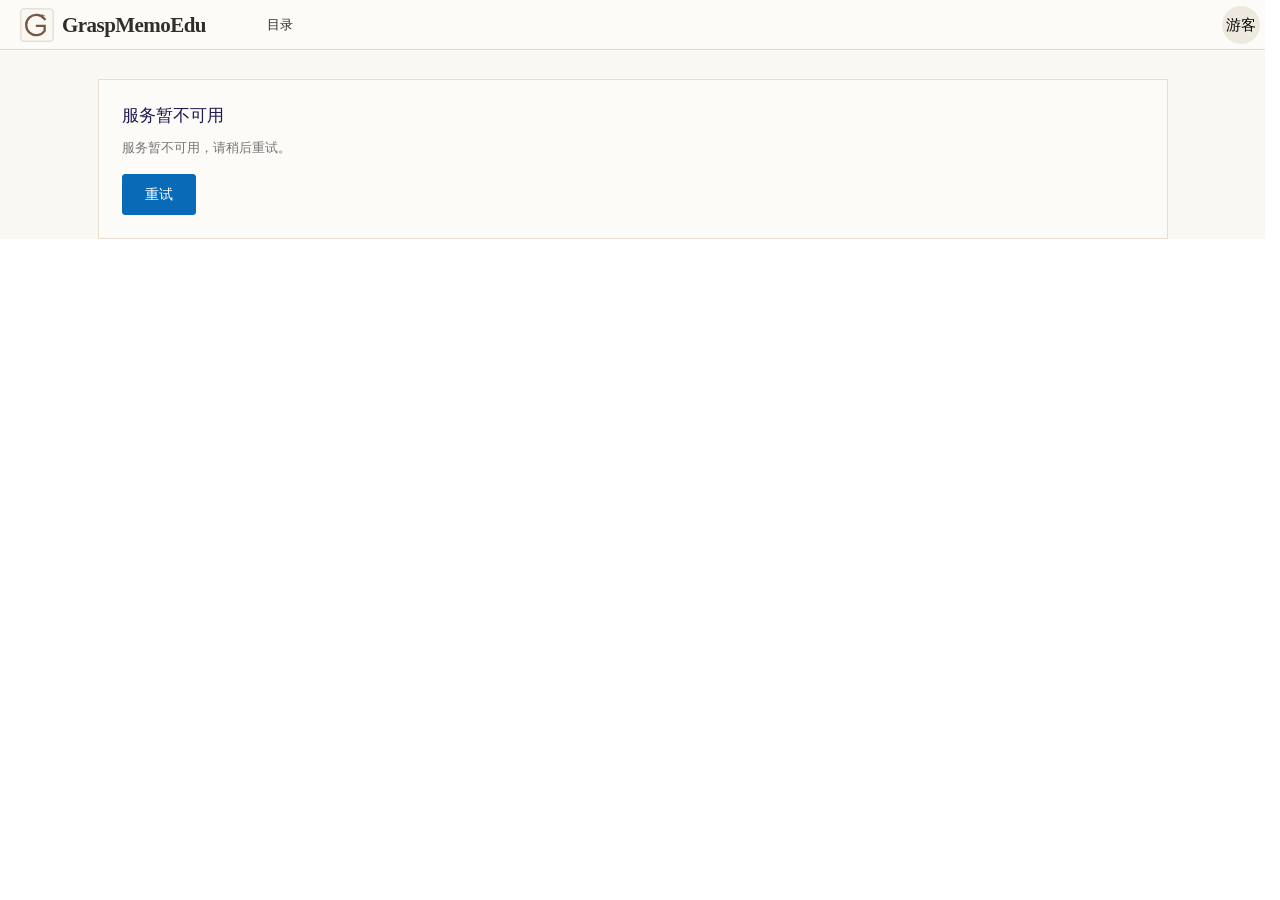
<file: index.html>
<!doctype html>
<html lang="zh-CN">
  <head>
    <meta charset="utf-8">
    <meta name="viewport" content="width=device-width, initial-scale=1, viewport-fit=cover">
    <meta name="theme-color" content="#faf8f3">
    <meta name="apple-mobile-web-app-capable" content="yes">
    <meta name="apple-mobile-web-app-title" content="GraspMemoEdu">
    <link rel="manifest" href="./manifest.webmanifest">
    <link rel="apple-touch-icon" href="./icon-180.png">
    <link rel="stylesheet" href="./pwa.css?v=36c7e727c5dae4ec">
    <script type="module" src="./pwa.js?v=36c7e727c5dae4ec"></script>
    <meta name="color-scheme" content="light">
    <meta name="referrer" content="no-referrer">
    <meta name="description" data-i18n-content="site.description" content="选择学科，按自己的进度阅读、练习与复习。">
    <title data-i18n="site.title">GraspMemoEdu</title>
    <link rel="icon" href="./favicon.svg?v=36c7e727c5dae4ec" type="image/svg+xml">
    <link rel="stylesheet" href="./styles.css?v=36c7e727c5dae4ec">
    <link rel="stylesheet" href="./portal.css?v=36c7e727c5dae4ec">
    <link rel="stylesheet" href="./vendor/chat/katex.min.css?v=36c7e727c5dae4ec">
    <link rel="stylesheet" href="./subjects.css?v=36c7e727c5dae4ec">
    <link rel="stylesheet" href="./course-graph.css?v=36c7e727c5dae4ec">
    <script type="module" src="./app.js?v=36c7e727c5dae4ec"></script>
    <!-- Startup modules: generated by scripts/version_web_assets.py -->
    <link rel="modulepreload" href="./academy-messages.js?v=36c7e727c5dae4ec">
    <link rel="modulepreload" href="./app.js?v=36c7e727c5dae4ec">
    <link rel="modulepreload" href="./atomic.js?v=36c7e727c5dae4ec">
    <link rel="modulepreload" href="./catalog-outline.js?v=36c7e727c5dae4ec">
    <link rel="modulepreload" href="./catalog-picker.js?v=36c7e727c5dae4ec">
    <link rel="modulepreload" href="./catalog-workspace.js?v=36c7e727c5dae4ec">
    <link rel="modulepreload" href="./composite-input.js?v=36c7e727c5dae4ec">
    <link rel="modulepreload" href="./content-report.js?v=36c7e727c5dae4ec">
    <link rel="modulepreload" href="./content-timer.js?v=36c7e727c5dae4ec">
    <link rel="modulepreload" href="./context-library-messages.js?v=36c7e727c5dae4ec">
    <link rel="modulepreload" href="./context-library.js?v=36c7e727c5dae4ec">
    <link rel="modulepreload" href="./course-graph.js?v=36c7e727c5dae4ec">
    <link rel="modulepreload" href="./help-feedback.js?v=36c7e727c5dae4ec">
    <link rel="modulepreload" href="./hyperskill.js?v=36c7e727c5dae4ec">
    <link rel="modulepreload" href="./i18n.js?v=36c7e727c5dae4ec">
    <link rel="modulepreload" href="./learning-cache.js?v=36c7e727c5dae4ec">
    <link rel="modulepreload" href="./learning-ui.js?v=36c7e727c5dae4ec">
    <link rel="modulepreload" href="./math-presentation.js?v=36c7e727c5dae4ec">
    <link rel="modulepreload" href="./memory-chunk.js?v=36c7e727c5dae4ec">
    <link rel="modulepreload" href="./point-assessment.js?v=36c7e727c5dae4ec">
    <link rel="modulepreload" href="./portal-messages.js?v=36c7e727c5dae4ec">
    <link rel="modulepreload" href="./portal.js?v=36c7e727c5dae4ec">
    <link rel="modulepreload" href="./presence.js?v=36c7e727c5dae4ec">
    <link rel="modulepreload" href="./pwa.js?v=36c7e727c5dae4ec">
    <link rel="modulepreload" href="./question-input.js?v=36c7e727c5dae4ec">
    <link rel="modulepreload" href="./reader-messages.js?v=36c7e727c5dae4ec">
    <link rel="modulepreload" href="./response-cache.js?v=36c7e727c5dae4ec">
    <link rel="modulepreload" href="./review-directory.js?v=36c7e727c5dae4ec">
    <link rel="modulepreload" href="./review-paper-messages.js?v=36c7e727c5dae4ec">
    <link rel="modulepreload" href="./review-papers.js?v=36c7e727c5dae4ec">
    <link rel="modulepreload" href="./review.js?v=36c7e727c5dae4ec">
    <link rel="modulepreload" href="./self-assessment.js?v=36c7e727c5dae4ec">
    <link rel="modulepreload" href="./static-messages.js?v=36c7e727c5dae4ec">
    <link rel="modulepreload" href="./student-dashboard.js?v=36c7e727c5dae4ec">
    <link rel="modulepreload" href="./subjects.js?v=36c7e727c5dae4ec">
    <link rel="modulepreload" href="./task-tree.js?v=36c7e727c5dae4ec">
    <link rel="modulepreload" href="./topic-content.js?v=36c7e727c5dae4ec">
    <link rel="modulepreload" href="./training-audio.js?v=36c7e727c5dae4ec">
    <link rel="modulepreload" href="./training-messages.js?v=36c7e727c5dae4ec">
    <link rel="modulepreload" href="./training.js?v=36c7e727c5dae4ec">
    <link rel="modulepreload" href="./vendor/document-backlinks.mjs?v=36c7e727c5dae4ec">
    <link rel="modulepreload" href="./vendor/mermaid/index.js?v=36c7e727c5dae4ec">
    <!-- End startup modules -->
    <link rel="stylesheet" href="./training.css?v=36c7e727c5dae4ec">
    <link rel="stylesheet" href="./topic-callouts.css?v=36c7e727c5dae4ec">
    <link rel="stylesheet" href="./topic-content.css?v=36c7e727c5dae4ec">
    <link rel="stylesheet" href="./context-library.css?v=36c7e727c5dae4ec">
  </head>
  <body>
    <a class="skipLink" id="skipContent" href="#portalContent" data-i18n="nav.skip">跳到主要内容</a>
    <header class="topRibbon">
      <div class="topBarContainer">
        <a class="platformHomeLink" href="#/" aria-label="GraspMemoEdu 主页" data-i18n-aria-label="nav.home"><img src="./favicon.svg?v=36c7e727c5dae4ec" width="34" height="34" alt=""><span>GraspMemoEdu</span></a>
        <a class="portalLogo" href="#/" aria-label="GraspMemoEdu 主页" data-i18n-aria-label="nav.home"><img src="./favicon.svg?v=36c7e727c5dae4ec" width="34" height="34" alt=""><span data-i18n="site.title">GraspMemoEdu</span></a>
        <a id="subjectContext" class="subjectContext" href="#/" hidden></a>
        <nav class="mainNavigation" aria-label="主要导航" data-i18n-aria-label="nav.main">
          <button id="catalogToggle" class="catalogToggle" type="button" aria-expanded="false" aria-controls="catalogPanel" data-i18n="catalog.title">目录</button>
          <a href="#/subjects/english/reviews" data-navigation="reviews" data-i18n="atomic.reviewTitle" hidden>复习</a>
          <a href="#/subjects/math/reading" data-navigation="reading" data-i18n="nav.reading" hidden>阅读</a>
          <a href="#/subjects/math/courses" data-navigation="courses" data-i18n="nav.courses" hidden>课程</a>
          <a href="#/subjects/math/banks" data-navigation="banks" data-i18n="training.banks" hidden>题库</a>
          <a href="#/qa" id="qaNavLink" data-navigation="qa" hidden><span data-i18n="help.pageTitle">答疑</span><span id="qaUnreadCount" class="helpUnreadBadge" aria-hidden="true" hidden></span></a>
          <a href="#/subjects/math/guide" data-navigation="guide" data-i18n="nav.guide" hidden>指南</a>
        </nav>
        <div class="userMenuHost" id="userMenuHost">
          <button class="userAvatar" id="userMenuButton" type="button" aria-label="用户菜单" data-i18n-aria-label="account.menu" aria-haspopup="true" aria-expanded="false" aria-controls="userMenu">游</button>
          <div class="userMenu" id="userMenu" hidden>
            <div class="userMenuIdentity"><strong id="menuDisplayName">游客</strong><span id="menuRole">游客身份</span><span id="menuAccountPurpose" class="accountPurpose" data-i18n="account.test" hidden>测试账号</span></div>
            <a href="#/settings" data-i18n="nav.settings">设置</a>
            <a href="./download.html" data-i18n="pwa.install">安装应用</a>
            <a href="#/help" data-i18n="nav.help">帮助</a>
            <button id="supportButton" type="button" data-i18n="nav.support">反馈</button>
            <a href="#/admin/pauses" id="pauseInboxLink" data-i18n="pause.inbox" hidden>暂停管理</a>
            <a href="#/admin/students" id="studentsLink" data-i18n="students.title" hidden>学员学习情况</a>
            <a href="#/progress" id="personalProgressLink" data-i18n="students.personalTitle" hidden>个人学习情况</a>
            <button class="identityButton" id="identityButton" type="button" aria-haspopup="dialog"><span id="identityAction">邀请码登录</span><span id="identityName" hidden>游客</span></button>
            <button id="logoutButton" type="button" data-i18n="account.logout" hidden>退出登录</button>
          </div>
        </div>
        <label class="guestDemoOption" id="guestDemoOption" hidden><input id="guestDemoCheckbox" type="checkbox"><span data-i18n="account.demo">体验专用浏览版</span></label>
      </div>
      <section id="catalogPanel" class="catalogPanel" aria-label="学科与课程目录" data-i18n-aria-label="catalog.title" hidden></section>
    </header>
    <section id="identityNotice" class="identityNotice" role="status" hidden></section>
    <section id="adminLearningNotice" class="identityNotice" role="status" data-i18n="admin.sessionNotice" hidden>管理员模式：正常学习流程；学习记录不保存，也不生成后续推送。</section>
    <main class="portalShell" id="portalContent" tabindex="-1"><section class="portalLoading" aria-live="polite"><span class="spinner" aria-hidden="true"></span><p data-i18n="loading.courses">正在读取课程…</p></section></main>
    <div class="appLayout" id="appLayout" hidden>
      <aside id="historySidebar" class="historySidebar" aria-label="学习记录" data-i18n-aria-label="history.title">
        <button id="historyButton" class="textButton historyButton" type="button" aria-label="收起学习记录" data-i18n-aria-label="history.collapse" aria-expanded="true" aria-controls="historyPanel">
          <svg viewBox="0 0 20 20" aria-hidden="true"><path d="M5 4h12M5 10h12M5 16h12"/><path d="M2 4h.01M2 10h.01M2 16h.01"/></svg>
          <span class="historyLabel" data-i18n="history.title">学习记录</span>
          <span class="chevron" aria-hidden="true"></span>
        </button>
        <nav id="historyPanel" class="historyPanel" aria-label="已学内容与模块进度" data-i18n-aria-label="history.navigation"><p class="historyHint" data-i18n="history.loading">正在读取学习记录…</p></nav>
      </aside>
      <button id="historyDrawerToggle" class="historyDrawerToggle" type="button" aria-label="展开学习记录" data-i18n-aria-label="history.expand" aria-expanded="true" aria-controls="historyPanel">
        <svg viewBox="0 0 20 20" aria-hidden="true"><path d="M5 4h12M5 10h12M5 16h12"/><path d="M2 4h.01M2 10h.01M2 16h.01"/></svg>
        <span data-i18n="history.title">学习记录</span>
      </button>
      <button id="historyScrim" class="historyScrim" type="button" aria-label="收起学习记录" data-i18n-aria-label="history.collapse" tabindex="-1" hidden></button>
      <div class="pageShell">
      <div class="topicBreadcrumb"><a href="#/courses" id="topicHomeLink" data-i18n="nav.backHome">← 返回课程</a><button id="topicFeedbackButton" class="textButton" type="button" data-i18n="lesson.feedback">内容反馈</button></div>

      <main class="lesson" id="lessonContent" tabindex="-1">
        <div class="lessonHeading">
          <p class="eyebrow" data-i18n="lesson.topic">主题</p>
          <h1 class="lessonTitle" id="lessonTitle">GraspMemoEdu</h1>
          <div class="progressCaption" id="progressCaption" hidden></div>
          <div class="lessonProgress" id="lessonProgress" role="progressbar" aria-label="模块完成进度" data-i18n-aria-label="lesson.progress" aria-valuemin="0" aria-valuemax="100" aria-valuenow="0" hidden></div>
        </div>

        <section id="connectionNotice" class="notice" aria-live="polite" hidden></section>
        <section id="pageNotice" class="notice" role="status" aria-live="polite" hidden></section>

        <section class="emptyState" id="loadingState" aria-live="polite">
          <span class="spinner" aria-hidden="true"></span>
          <h2 data-i18n="loading.progress">正在读取学习进度</h2>
          <p data-i18n="loading.wait">稍等片刻，学习内容将在这里打开。</p>
        </section>

        <div id="courseShell" hidden>
          <section id="pauseNotice" class="pauseNotice" role="status" hidden></section>
          <div class="lessonToolbar">
            <div id="pauseControl" class="pauseControl">
              <button id="pauseButton" class="textButton pauseButton" type="button" aria-describedby="pauseHint" title="跳过当前模块，继续下一个模块" data-i18n-title="lesson.pauseTitle">
                <svg viewBox="0 0 20 20" aria-hidden="true"><path d="M3 13a7 7 0 0 1 14 0M13 10l4 3 2-4"/></svg>
                <span data-i18n="lesson.pause">跳过此模块</span>
              </button>
              <p id="pauseHint" class="pauseHint" data-i18n="lesson.pauseHint">未掌握前置知识，感到困难，可选择后延该模块</p>
            </div>
          </div>
          <div id="reviewNotice" class="reviewNotice" hidden></div>
          <article id="stepCard" class="step" aria-labelledby="stepTitle"></article>
          <section id="moduleResult" class="moduleResult" aria-label="模块学习结果" data-i18n-aria-label="lesson.result" hidden></section>
          <footer class="lessonFooter">
            <span id="saveStatus" data-i18n="lesson.autosave">学习进度自动保存</span>
            <span id="footerPosition"></span>
          </footer>
        </div>
      </main>
      </div>
    </div>

    <dialog id="identityDialog" class="identityDialog" aria-labelledby="identityTitle">
      <form id="identityForm">
        <div class="dialogHeading">
          <h2 id="identityTitle" data-i18n="account.loginTitle">邀请码登录</h2>
          <button id="closeIdentityButton" class="iconButton" type="button" aria-label="关闭邀请码登录" data-i18n-aria-label="account.closeLogin">×</button>
        </div>
        <p class="dialogIntro" id="identityDialogStatus">当前使用游客身份。</p>
        <label for="invitationCode" data-i18n="account.invitation">邀请码</label>
        <input id="invitationCode" type="password" autocomplete="off" spellcheck="false" placeholder="输入管理员提供的邀请码" data-i18n-placeholder="account.invitationPlaceholder" maxlength="512" required>
        <p class="fieldHint" data-i18n="account.loginHint">登录后，可学习管理员为你的账号开放的课程。</p>
        <p id="identityError" class="fieldError" role="alert" hidden></p>
        <div class="dialogActions">
          <button id="guestIdentityButton" class="secondaryButton" type="button" data-i18n="account.guest" hidden>切回游客</button>
          <button id="cancelIdentityButton" class="secondaryButton" type="button" data-i18n="action.cancel">取消</button>
          <button id="identitySubmitButton" class="primaryButton" type="submit" data-i18n="account.login">登录</button>
        </div>
      </form>
    </dialog>

    <div id="announcer" class="srOnly" aria-live="polite" aria-atomic="true"></div>
    <noscript><p class="noScript">请启用浏览器的 JavaScript，以加载课程、保存进度和提交答案。</p></noscript>
  </body>
</html>
</file>
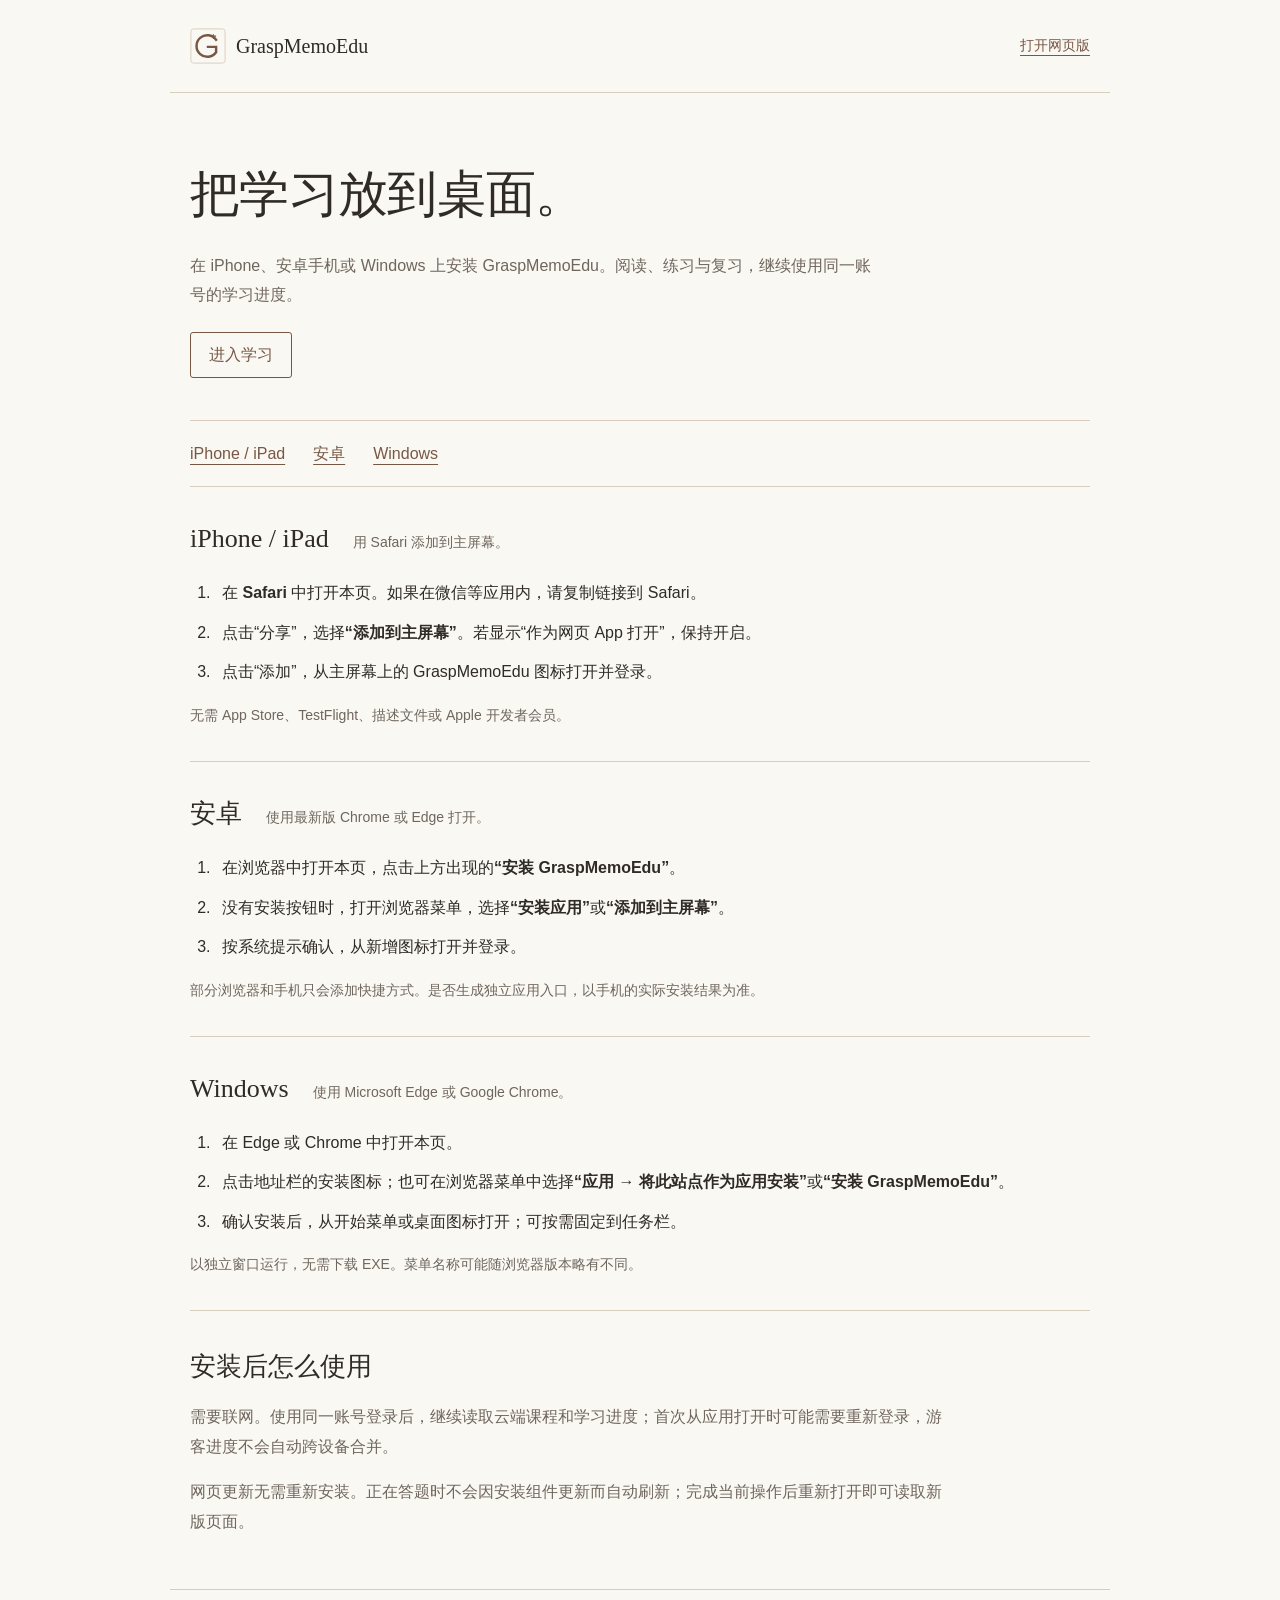
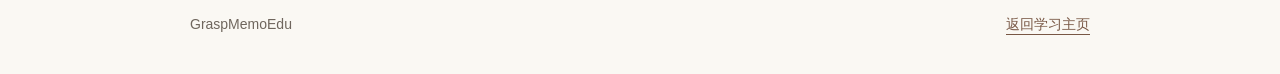
<file: download.html>
<!doctype html>
<html lang="zh-CN">
<head>
  <meta charset="utf-8">
  <meta name="viewport" content="width=device-width, initial-scale=1, viewport-fit=cover">
  <meta name="theme-color" content="#faf8f3">
  <meta name="description" content="把 GraspMemoEdu 安装到 iPhone、安卓或 Windows，继续阅读、练习与复习。">
  <title>安装 GraspMemoEdu</title>
  <link rel="icon" href="./favicon.svg?v=36c7e727c5dae4ec" type="image/svg+xml">
  <link rel="apple-touch-icon" href="./icon-180.png">
  <link rel="manifest" href="./manifest.webmanifest">
  <link rel="stylesheet" href="./install.css?v=36c7e727c5dae4ec">
  <script type="module" src="./pwa.js?v=36c7e727c5dae4ec"></script>
</head>
<body>
  <header class="masthead"><a class="brand" href="./"><img src="./favicon.svg?v=36c7e727c5dae4ec" width="36" height="36" alt=""><span>GraspMemoEdu</span></a><a href="./">打开网页版</a></header>
  <main>
    <div class="intro"><h1>把学习放到桌面。</h1><p>在 iPhone、安卓手机或 Windows 上安装 GraspMemoEdu。阅读、练习与复习，继续使用同一账号的学习进度。</p><div class="actions"><button type="button" data-pwa-install hidden>安装 GraspMemoEdu</button><a class="open" href="./">进入学习</a></div><p data-pwa-installed hidden role="status">当前已在应用窗口中打开。</p></div>
    <nav class="platforms" aria-label="选择安装平台"><a href="#ios">iPhone / iPad</a><a href="#android">安卓</a><a href="#windows">Windows</a></nav>
    <section id="ios" class="platform"><div class="section-heading"><h2>iPhone / iPad</h2><p>用 Safari 添加到主屏幕。</p></div><ol><li>在 <strong>Safari</strong> 中打开本页。如果在微信等应用内，请复制链接到 Safari。</li><li>点击“分享”，选择<strong>“添加到主屏幕”</strong>。若显示“作为网页 App 打开”，保持开启。</li><li>点击“添加”，从主屏幕上的 GraspMemoEdu 图标打开并登录。</li></ol><p class="note">无需 App Store、TestFlight、描述文件或 Apple 开发者会员。</p></section>
    <section id="android" class="platform"><div class="section-heading"><h2>安卓</h2><p>使用最新版 Chrome 或 Edge 打开。</p></div><ol><li>在浏览器中打开本页，点击上方出现的<strong>“安装 GraspMemoEdu”</strong>。</li><li>没有安装按钮时，打开浏览器菜单，选择<strong>“安装应用”</strong>或<strong>“添加到主屏幕”</strong>。</li><li>按系统提示确认，从新增图标打开并登录。</li></ol><p class="note">部分浏览器和手机只会添加快捷方式。是否生成独立应用入口，以手机的实际安装结果为准。</p></section>
    <section id="windows" class="platform"><div class="section-heading"><h2>Windows</h2><p>使用 Microsoft Edge 或 Google Chrome。</p></div><ol><li>在 Edge 或 Chrome 中打开本页。</li><li>点击地址栏的安装图标；也可在浏览器菜单中选择<strong>“应用 → 将此站点作为应用安装”</strong>或<strong>“安装 GraspMemoEdu”</strong>。</li><li>确认安装后，从开始菜单或桌面图标打开；可按需固定到任务栏。</li></ol><p class="note">以独立窗口运行，无需下载 EXE。菜单名称可能随浏览器版本略有不同。</p></section>
    <aside class="usage"><h2>安装后怎么使用</h2><p>需要联网。使用同一账号登录后，继续读取云端课程和学习进度；首次从应用打开时可能需要重新登录，游客进度不会自动跨设备合并。</p><p>网页更新无需重新安装。正在答题时不会因安装组件更新而自动刷新；完成当前操作后重新打开即可读取新版页面。</p></aside>
  </main>
  <footer><span>GraspMemoEdu</span><a href="./">返回学习主页</a></footer>
</body>
</html>
</file>
<file: pwa.css>
/* Additive safe-area support; preserve the existing learning layout. */
@media (display-mode: standalone) {
  body { padding-top:env(safe-area-inset-top); padding-bottom:env(safe-area-inset-bottom); }
  .topBarContainer { padding-left:max(14px,env(safe-area-inset-left)); padding-right:max(14px,env(safe-area-inset-right)); }
}
</file>
<file: styles.css>
/* Geometry and type adapted from the existing Math Academy lesson template. */
:root {
  --link-color: #0577c7;
  --link-hover: #0864a6;
  --button-hover: #075892;
  --button-active: #084f85;
  --score-color: #0877bf;
  --progress-complete: #176bb5;
  --progress-active: #78b6ed;
  --progress-paused: #a5cff3;
  --progress-ready: #c9e4ff;
  --selection-border: #98c6e9;
  --lesson-progress: #a8cae4;
  --muted-accent-border: #9db9cf;
  --control-hover-border: #c4d9e8;
  --control-border: #d6e4ef;
  --intro-border: #d7e7f2;
  --intro-background: #daebf7;
  --task-hover-border: #c7dbe9;
  --answer-help-background: #f5f9fc;
  --subtle-accent-border: #dce6ed;
  --subtle-accent-background: #f7fafc;
  --answer-background: #f8fafb;
  --ma-ink: #404040;
  --ma-navy: #1e194e;
  --ma-blue: #096bb7;
  --ma-border: #e0e0e0;
  --muted: #757575;
  --soft-blue: #f3f8fc;
  --green: #26764d;
  --amber: #86601b;
  font-synthesis: none;
}
.guestDemoOption { display: inline-flex; align-items: center; flex-shrink: 0; gap: 7px; margin-left: 12px; font-size: 14px; color: #626262; cursor: pointer; white-space: nowrap; }
.guestDemoOption input { width: 15px; height: 15px; margin: 0; accent-color: var(--ma-blue); }
* { box-sizing: border-box; }
[hidden] { display: none !important; }
html { background: #fff; scrollbar-gutter: stable; }
body {
  margin: 0;
  color: var(--ma-ink);
  font-family: "Futura Light", "Trebuchet MS", Arial, "Microsoft YaHei", sans-serif;
  font-size: 15px;
  line-height: 1.58;
  -webkit-text-size-adjust: 100%;
}
button, input, textarea { font: inherit; }
button { cursor: pointer; }
button:disabled { cursor: default; opacity: .5; }
button, a, input, textarea, summary { -webkit-tap-highlight-color: transparent; }
:focus-visible { outline: 3px solid var(--selection-border); outline-offset: 3px; }
button { transition: background-color .12s, border-color .12s; }
button svg { width: 17px; height: 17px; fill: none; stroke: currentColor; stroke-width: 1.6; stroke-linecap: round; }
.appLayout { display: grid; grid-template-columns: calc(232px * 4 / 3) minmax(0, 1fr); column-gap: 36px; padding: 0 28px; }
.pageShell { width: 100%; max-width: 732px; margin: 0 auto; min-width: 0; }
.historySidebar { position: sticky; top: 24px; align-self: start; display: flex; flex-direction: column; min-width: 0; max-height: calc(100dvh - 48px); margin-top: 24px; background: #fff; }
.historySidebar > .historyButton { flex: 0 0 auto; justify-content: flex-start; width: 100%; padding: 7px 10px 15px; color: var(--ma-navy); font-weight: 700; border-bottom: 1px solid #ececec; border-radius: 0; }
.historySidebar .chevron { margin-left: auto; transform: rotate(135deg); }
.appLayout.historyCollapsed { grid-template-columns: 40px minmax(0, 1fr); }
.historyCollapsed .historyLabel, .historyCollapsed .chevron { display: none; }
.historyCollapsed .historySidebar > .historyButton { padding-inline: 10px; }
.historyDrawerToggle, .historyScrim { display: none; }
.appHeader { display: flex; justify-content: space-between; align-items: center; min-height: 72px; border-bottom: 1px solid #ececec; }
.appName { color: var(--ma-navy); font-size: 14px; font-weight: 700; letter-spacing: .04em; }
.headerActions { display: flex; align-items: center; gap: 20px; min-width: 0; }
.identityButton { min-width: 0; font-size: 12px !important; }
#identityName { max-width: 110px; overflow: hidden; text-overflow: ellipsis; white-space: nowrap; color: #6a6a6a; }
.identityAction { color: var(--ma-blue); white-space: nowrap; }
.textButton { display: inline-flex; align-items: center; justify-content: center; gap: 7px; border: 0; border-radius: 3px; background: transparent; color: var(--ma-blue); padding: 8px 2px; font-size: 13px; line-height: 1.5; }
.textButton:hover { color: var(--button-active); text-decoration: underline; text-underline-offset: 3px; }
.lesson { margin: 35px 0 70px; outline: 0; }
.eyebrow { margin: 0 0 5px; font-size: 10px; font-weight: 700; letter-spacing: .14em; color: #868686; }
.lessonTitle { margin: 0 0 13px; color: var(--ma-navy); font-size: 26px; line-height: 1.35; font-weight: 700; }
.progressCaption { display: flex; justify-content: space-between; gap: 12px; color: var(--muted); font-size: 12px; margin-bottom: 8px; }
.lessonProgress { display: flex; gap: 4px; height: 6px; margin: 0 0 26px; }
.progressSegment { flex: 1; background: #e7edf2; border-radius: 3px; }
.progressSegment.completed { background: var(--ma-blue); }
.progressSegment.in_progress, .progressSegment.paused { background: var(--lesson-progress); }
.lessonToolbar { display: flex; justify-content: flex-end; align-items: center; margin: 0 0 17px; }
.historyButton { color: #626262; }
.chevron { width: 6px; height: 6px; border-right: 1.5px solid currentColor; border-bottom: 1.5px solid currentColor; transform: rotate(45deg); margin: -3px 2px 0 6px; }
[aria-expanded="true"] .chevron { transform: rotate(225deg); margin-top: 3px; }
.historySidebar [aria-expanded="true"] .chevron { transform: rotate(135deg); margin-top: 0; }
.pauseButton { color: #777; }
.pauseControl { text-align: right; }
.pauseHint { margin: -1px 0 0; font-size: 11px; line-height: 1.65; color: #898989; }
.historyPanel { overflow-y: auto; overscroll-behavior: contain; min-height: 0; padding: 4px 8px 12px; background: #fff; scrollbar-width: thin; }
.historyGroup + .historyGroup { border-top: 1px solid #ededed; }
.historyGroupHeader { display: flex; flex-direction: column; align-items: flex-start; gap: 3px; padding: 14px 0 8px; font-size: 13px; color: var(--ma-navy); }
.historyGroupHeader .moduleName { overflow-wrap: anywhere; }
.historyStatus { color: var(--muted); white-space: nowrap; font-size: 11px; }
.historyStatus.completed { color: var(--green); }
.historyItems { display: grid; grid-template-columns: minmax(0, 1fr); gap: 5px; padding-bottom: 12px; }
.historyItem { padding: 7px 9px; border: 1px solid transparent; border-radius: 3px; text-align: left; background: #f8f8f8; font-size: 12px; color: #666; overflow-wrap: anywhere; }
.historyItem:hover { border-color: var(--control-hover-border); background: var(--soft-blue); }
.historyItem[aria-current="step"] { border-color: var(--lesson-progress); background: var(--soft-blue); color: var(--ma-blue); }
.historyItem .historyMark { display: inline-block; margin-left: 5px; font-size: 10px; color: #808080; }
.historyHint { font-size: 11px; color: #858585; margin: 8px 0 1px; }
.reviewNotice { display: flex; justify-content: space-between; align-items: center; gap: 15px; color: #626262; font-size: 12px; margin: 0 0 10px; padding: 8px 12px; background: #f7f8fa; border-radius: 3px; }
.reviewNotice .textButton { flex-shrink: 0; padding: 0; font-size: 12px; }
.step { padding: 22px 24px 24px; border: 1px solid var(--ma-border); border-radius: 3px; background: white; margin: 0 0 18px; text-align: left; overflow-wrap: anywhere; }
.stepHeader { display: flex; align-items: baseline; justify-content: space-between; gap: 15px; margin: 0 0 28px; }
.stepTitle { font-size: 18px; line-height: 1.5; font-weight: 400; color: var(--ma-navy); margin: 0; }
.stepType { font-weight: 700; }
.stepCounter { font-size: 11px; color: var(--muted); white-space: nowrap; }
.step p { margin: 0 0 14px; }
.step p:last-child { margin-bottom: 0; }
.step ul, .step ol { padding-left: 21px; margin: 8px 0 12px; }
.step li { margin: 0 0 7px; }
.step li > p { margin-bottom: 6px; }
.step li > ul { margin-top: 6px; }
.step ul ul { list-style-type: circle; }
.step ul ul ul { list-style-type: square; }
.courseContent { line-height: 1.75; }
.helpContentBlock { border: 2px solid var(--ma-blue); }
.helpContentBlock:focus { outline: 2px solid var(--ma-blue); outline-offset: 3px; }
.helpContentText { white-space: pre-wrap; }
.contentReportActions { display: flex; flex-direction: column; align-items: flex-end; gap: 1.5em; font-size: 13px; line-height: 1.5; margin-bottom: 12px; }
.contentReportActions > button { position: static; font-size: inherit; line-height: inherit; padding: 0; }
.contentReportActions > .requestHelpButton { color: #0874b9; }
.contentReportActions > .contentQualityButton { color: #c62828; }
.trainingNotebookActions { display: flex; flex-direction: column; align-items: flex-end; margin-bottom: 12px; }
.trainingNotebookButton { display: inline-flex; align-items: center; gap: 6px; color: #7e22ce; font-size: 13px; line-height: 1.5; padding: 0 0 2px; border-bottom: 1px solid transparent; border-radius: 0; }
.trainingNotebookButton:is(:hover, :focus-visible, :active, :disabled) { color: #7e22ce; text-decoration: none; opacity: 1; }
.trainingNotebookButton:is(:hover, :focus-visible, :active, .isAdded) { border-bottom-color: currentColor; }
.trainingNotebookButton:focus-visible { outline: 2px solid #c4b5fd; outline-offset: 4px; }
.trainingNotebookIcon { font-size: 1.2em; }
.courseContent h1, .courseContent h2, .courseContent h3, .courseContent h4 { color: var(--ma-navy); line-height: 1.5; }
.courseContent h1, .courseContent h2 { font-size: 19px; margin: 28px 0 14px; }
.courseContent h3, .courseContent h4 { font-size: 16px; margin: 22px 0 12px; }
.courseContent > :first-child { margin-top: 0; }
.courseContent table { border-collapse: collapse; max-width: 100%; font-size: 14px; }
.courseContent th, .courseContent td { border: 1px solid var(--ma-border); padding: 7px 10px; }
.courseContent img { max-width: 100%; height: auto; }
.courseContent a { color: var(--ma-blue); }
.courseContent code { font-family: Consolas, monospace; font-size: .93em; }
.courseContent blockquote { border-left: 3px solid var(--control-border); margin: 18px 0; padding-left: 15px; color: #666; }
.exampleExplanationHeader { font-size: 15px; font-weight: 700; color: var(--ma-navy); margin: 27px 0 20px; padding-top: 20px; border-top: 1px solid var(--ma-border); }
.mathDisplay { margin: 20px 0; text-align: center; overflow-x: auto; overflow-y: hidden; padding: 2px 0; }
.mathDisplay mjx-container { display: block; margin: 0 !important; }
.mathInline { display: inline; }
mjx-container[jax="SVG"] { direction: ltr; }
mjx-container[jax="SVG"] > svg { max-width: 100%; overflow: visible; vertical-align: middle; }
mjx-container[jax="SVG"][display="true"] { display: block; text-align: center; margin: 1em 0; overflow-x: auto; overflow-y: hidden; padding: 3px 0; }
mjx-container[jax="SVG"] text { font-family: "Microsoft YaHei", sans-serif; }
.learningActions { border-top: 1px solid #e9e9e9; margin-top: 28px; padding-top: 22px; }
.choicePrompt { color: var(--ma-navy); font-weight: 700; font-size: 14px; margin-bottom: 12px !important; }
.choiceActions { display: flex; flex-wrap: wrap; gap: 10px; }
.primaryButton, .secondaryButton { display: inline-flex; justify-content: center; align-items: center; gap: 8px; min-height: 41px; border: 1px solid transparent; border-radius: 3px; padding: 9px 22px; font-size: 14px; line-height: 1.5; }
.primaryButton { background: var(--ma-blue); color: var(--primary-text, white); font-weight: var(--primary-weight, 400); border-color: var(--ma-blue); }
.primaryButton:hover:not(:disabled) { background: var(--button-hover); border-color: var(--button-hover); }
.secondaryButton { background: white; color: var(--ma-navy); border-color: #cdd3d9; }
.secondaryButton:hover:not(:disabled) { border-color: var(--muted-accent-border); background: var(--subtle-accent-background); }
.answerForm label { display: block; margin-bottom: 9px; color: var(--ma-navy); font-size: 14px; font-weight: 700; }
.answerInput { display: block; width: 100%; min-height: 91px; resize: vertical; padding: 11px 13px; border: 1px solid #bdc7cf; border-radius: 3px; background: #fff; color: var(--ma-ink); line-height: 1.6; }
.answerInput:focus { border-color: var(--ma-blue); outline: 2px solid var(--intro-background); outline-offset: 0; }
.answerInput:disabled { background: #fafafa; color: #757575; }
.answerBottom { display: flex; justify-content: space-between; align-items: center; gap: 18px; margin-top: 13px; }
.inputHint { color: #7c7c7c; font-size: 11px; margin: 0 !important; max-width: 410px; }
.inputError { font-size: 12px; color: #a44735; margin: 8px 0 0 !important; }
.stepNavigation { display: flex; flex-wrap: wrap; justify-content: flex-end; align-items: center; gap: 14px 20px; border-top: 1px solid #ededed; margin-top: 26px; padding-top: 18px; }
.historyPagination { display: flex; gap: 8px; }
.pageButton { min-height: 37px; padding: 7px 15px; font-size: 13px; }
.pageButton:disabled { opacity: .4; }
.continueRow { display: flex; justify-content: flex-end; }
.continueRow .primaryButton { min-width: 123px; }
.choiceNotice { color: #686868; font-size: 13px; }
.featureNotice { margin-top: 22px !important; padding: 12px 14px; border: 1px solid #e6e9ec; border-radius: 3px; color: #767676; background: #fafbfc; font-size: 12px; }
.feedback { display: flex; align-items: flex-start; gap: 10px; border-radius: 3px; padding: 14px; margin-top: 23px; font-size: 13px; }
.feedback.correct { background: #f0f7f2; color: var(--green); border: 1px solid #dcecdf; }
.feedback.incorrect { background: #fcf8ef; color: var(--amber); border: 1px solid #f0e5cc; }
.feedback.atomicFeedback { display: block; overflow-wrap: anywhere; }
.atomicFeedback > strong { display: block; margin-bottom: 8px; }
.atomicFeedback > p { margin: 8px 0; }
.pointAssessment { margin: 16px 0; }
.pointAssessment h3 { font-size: 14px; margin-bottom: 10px; }
.pointAssessment li + li { margin-top: 10px; }
.pointAssessment .itemAssessmentList { display: flex; flex-wrap: wrap; gap: 8px 20px; list-style: none; margin: 0 0 16px; padding: 0; }
.pointAssessment .itemAssessmentList > li { display: flex; align-items: baseline; gap: 8px; max-width: 100%; margin: 0; }
.assessmentItemLabel { min-width: 0; overflow-wrap: anywhere; }
.itemAssessmentList strong { flex-shrink: 0; white-space: nowrap; margin: 0; font-size: inherit; }
.pointAssessment .correctResult { color: var(--green); }
.feedbackIcon { display: inline-flex; flex: 0 0 19px; justify-content: center; align-items: center; width: 19px; height: 19px; margin-top: 1px; border: 1px solid currentColor; border-radius: 50%; font-size: 12px; line-height: 1; }
.feedbackTitle { display: block; font-size: 14px; font-weight: 700; margin-bottom: 3px; }
.feedbackReason { line-height: 1.65; white-space: pre-wrap; }
.submittedAnswer { margin: 22px 0 0; color: #777; font-size: 12px; }
.submittedAnswer summary { cursor: pointer; width: fit-content; }
.submittedAnswerBody { color: var(--ma-ink); background: #fafafa; border-left: 2px solid var(--subtle-accent-border); margin: 9px 0 0; padding: 9px 12px; font-size: 13px; }
.submittedAnswerBody p { margin: 0; }
.literalMath { font-size: 1em; }
.submittedAnswer pre { white-space: pre-wrap; overflow-wrap: anywhere; color: var(--ma-ink); background: #fafafa; border-left: 2px solid var(--subtle-accent-border); margin: 9px 0 0; padding: 9px 12px; font: inherit; font-size: 13px; }
.waiting { display: flex; align-items: center; gap: 10px; margin-top: 22px; color: #657787; font-size: 13px; }
.waiting .spinner { width: 15px; height: 15px; border-width: 2px; }
.moduleResult { display: flex; justify-content: space-between; align-items: center; gap: 16px; margin-bottom: 22px; padding: 14px 16px; background: var(--answer-background); border: 1px solid #e6ebee; border-radius: 3px; }
.resultTitle { color: var(--ma-navy); font-size: 13px; margin: 0 0 3px; }
.resultDetail { color: #787878; font-size: 11px; margin: 0; }
.mastery { display: flex; align-items: center; gap: 8px; white-space: nowrap; color: #6d7780; font-size: 11px; }
.mastery strong { color: var(--ma-blue); font-size: 24px; line-height: 1.2; }
.masteryBars { display: flex; align-items: flex-end; gap: 3px; height: 20px; margin-left: 3px; }
.masteryBars i { display: block; width: 5px; background: #dce5eb; border-radius: 1px; }
.masteryBars i:nth-child(1) { height: 7px; }
.masteryBars i:nth-child(2) { height: 11px; }
.masteryBars i:nth-child(3) { height: 15px; }
.masteryBars i:nth-child(4) { height: 20px; }
.masteryBars i.filled { background: var(--ma-blue); }
.pauseNotice { border: 1px solid #eadfcb; border-left: 3px solid #b89a62; background: #fdfbf6; padding: 16px 18px; margin: 0 0 17px; border-radius: 3px; }
.pauseNotice h2 { margin: 0 0 5px; font-size: 15px; color: #6f592f; }
.pauseNotice p { margin: 0; color: #7b705e; font-size: 12px; line-height: 1.75; }
.notice { border: 1px solid #e8d9ce; background: #fdf9f5; border-radius: 3px; padding: 13px 16px; margin-bottom: 16px; font-size: 13px; }
.notice p { margin: 0 0 5px; }
.notice p:last-child { margin-bottom: 0; }
.notice strong { font-weight: 700; color: #785633; }
.noticeActions { display: flex; flex-wrap: wrap; gap: 16px; margin-top: 7px; }
.noticeActions .textButton { padding: 2px 0; font-size: 12px; }
.emptyState { padding: 49px 24px; border: 1px solid var(--ma-border); border-radius: 3px; text-align: center; margin-top: 25px; }
.emptyState h2 { color: var(--ma-navy); font-weight: 400; font-size: 17px; margin: 14px 0 7px; }
.emptyState p { color: #858585; font-size: 13px; margin: 0; }
.emptyState .primaryButton { margin-top: 20px; }
.spinner { display: inline-block; width: 22px; height: 22px; border: 2px solid var(--intro-border); border-top-color: var(--ma-blue); border-radius: 50%; animation: spin .85s linear infinite; }
.lessonFooter { display: flex; justify-content: space-between; align-items: center; gap: 15px; color: #979797; font-size: 11px; }
.completionHeading { color: var(--ma-navy); font-size: 21px; font-weight: 400; margin: 0 0 9px; }
.completionIntro { color: #777; font-size: 13px; }
.completionList { margin: 25px 0 0; }
.completionRow { display: flex; justify-content: space-between; align-items: center; gap: 20px; padding: 13px 0; border-top: 1px solid #ededed; }
.completionRowTitle { font-size: 13px; color: var(--ma-navy); }
.completionRow .mastery strong { font-size: 21px; }
.identityDialog { width: min(480px, calc(100vw - 32px)); max-height: calc(100dvh - 40px); border: 1px solid #d4d9de; border-radius: 5px; padding: 27px; color: var(--ma-ink); box-shadow: 0 12px 44px #182b3c26; }
.identityDialog::backdrop { background: #10243638; }
.dialogHeading { display: flex; align-items: center; justify-content: space-between; gap: 16px; margin-bottom: 13px; }
.dialogHeading h2 { font-size: 18px; color: var(--ma-navy); margin: 0; }
.iconButton { padding: 0; border: 0; background: transparent; font-size: 25px; color: #878787; line-height: 1; width: 28px; height: 28px; }
.dialogIntro { font-size: 13px; color: #777; margin: 0 0 23px; }
.identityDialog label { display: block; font-size: 13px; font-weight: 700; color: var(--ma-navy); margin: 19px 0 7px; }
.identityDialog input { width: 100%; border: 1px solid #bdc7cf; border-radius: 3px; padding: 9px 11px; background: #fff; font-size: 13px; color: var(--ma-ink); }
.fieldHint { font-size: 11px; color: #828282; margin: 7px 0 0; line-height: 1.65; }
.fieldError { font-size: 12px; color: #a44735; margin: 15px 0 0; }
.dialogActions { display: flex; justify-content: flex-end; gap: 10px; margin-top: 26px; }
.dialogActions button { font-size: 13px; min-height: 38px; padding: 8px 18px; }
.skipLink { position: fixed; top: 12px; left: 16px; z-index: 10; background: #fff; color: var(--ma-blue); padding: 9px 13px; border: 1px solid var(--ma-blue); opacity: 0; pointer-events: none; }
.skipLink:focus-visible { opacity: 1; pointer-events: auto; }
.srOnly { position: absolute; width: 1px; height: 1px; padding: 0; margin: -1px; overflow: hidden; clip: rect(0, 0, 0, 0); white-space: nowrap; border: 0; }
.noScript { max-width: 732px; margin: 20px auto; border: 1px solid #e8d9ce; padding: 15px; }
@keyframes spin { to { transform: rotate(360deg); } }
@media (max-width: 1000px) {
  .appLayout, .appLayout.historyCollapsed { display: block; padding: 0 20px 0 58px; }
  .appLayout::before { content: ""; position: fixed; inset: 0 auto 0 0; width: 42px; background: #fafbfc; border-right: 1px solid #eceff1; z-index: 1; }
  .historySidebar { position: fixed; inset: 0 auto 0 0; width: min(calc(280px * 4 / 3), calc(100vw - 48px)); max-height: 100dvh; margin: 0; padding: 18px 12px; border-right: 1px solid #dce3e8; z-index: 20; box-shadow: 5px 0 20px #14263513; }
  .historySidebar > .historyButton { padding: 10px 8px 17px; }
  .historyCollapsed .historySidebar { transform: translateX(-105%); visibility: hidden; }
  .historyCollapsed .historyLabel, .historyCollapsed .chevron { display: initial; }
  .historyDrawerToggle { position: fixed; left: 6px; top: 99px; display: inline-flex; flex-direction: column; align-items: center; gap: 12px; width: 30px; padding: 10px 5px; border: 1px solid #dce3e8; border-radius: 3px; background: #fff; color: #64778a; z-index: 5; }
  .historyDrawerToggle span { writing-mode: vertical-rl; font-size: 12px; letter-spacing: .1em; }
  .appLayout:not(.historyCollapsed) .historyDrawerToggle { visibility: hidden; }
  .historyScrim { display: block; position: fixed; inset: 0; width: 100%; height: 100%; padding: 0; border: 0; background: #142d4426; z-index: 15; }
  body.historyDrawerOpen { overflow: hidden; }
}
@media (max-width: 520px) {
  .appLayout, .appLayout.historyCollapsed { padding-right: 13px; padding-left: 52px; }
  .appHeader { min-height: 61px; }
  .headerActions { gap: 12px; }
  .identityButton { gap: 5px; }
  #identityName { max-width: 58px; }
  .lesson { margin-top: 27px; }
  .lessonTitle { font-size: 24px; }
  .step { padding: 18px 16px 20px; }
  .stepHeader { display: block; margin-bottom: 23px; }
  .stepCounter { display: block; margin-top: 5px; }
  .stepTitle { font-size: 17px; }
  .answerBottom { flex-wrap: wrap; justify-content: flex-end; gap: 13px; }
  .inputHint { flex-basis: 100%; }
  .choiceActions > button { flex: 1; padding: 9px 10px; font-size: 13px; white-space: nowrap; }
  .lessonFooter { font-size: 10px; }
  .moduleResult { padding: 12px; }
  .identityDialog { padding: 22px; }
  .reviewNotice { align-items: flex-start; }
  .pauseHint { font-size: 10px; }
  .pageButton { padding: 7px 12px; }
  .stepNavigation { gap: 12px; }
  .mathDisplay mjx-container[jax="SVG"] > svg, mjx-container[jax="SVG"][display="true"] > svg { max-width: none; }
}
@media (prefers-reduced-motion: reduce) {
  *, *::before, *::after { animation-duration: 1.7s !important; transition: none !important; scroll-behavior: auto !important; }
}
@media print {
  .appHeader, .lessonToolbar, .historySidebar, .historyDrawerToggle, .historyScrim, .appLayout::before, .reviewNotice, .learningActions, .stepNavigation, .lessonFooter, .notice, .identityDialog, .waiting { display: none !important; }
  .appLayout, .appLayout.historyCollapsed { display: block; padding: 0; }
  .pageShell { max-width: none; margin: 0; }
  .lesson { margin: 0; }
  .step { border: 0; padding: 0; }
}

/* Hallmark · component: passage answers · existing learning palette
 * pre-emit critique: P4 H5 E4 S5 R5 V4 */
.stepHeader:has(.questionActions:not(:empty)) { display: grid; grid-template-columns: minmax(0,1fr) auto; gap: 4px 16px; align-items: start; }
.stepHeader:has(.questionActions:not(:empty)) > .stepCounter { grid-column: 1; }
.questionActions { grid-column: 2; grid-row: 1 / span 2; display: flex; flex-direction: column; align-items: flex-end; gap: 7px; }
.questionActions:empty { display: none; }
.questionActions :is(.contentReportActions,.trainingNotebookActions) { margin: 0; gap: 7px; }
.questionActions button { white-space: nowrap; }
.passageWorkspace > :is(form,.questionInteraction) { container-type: inline-size; container-name: passage-answers; }
.passageWorkspace .compositeChoiceControl { margin: 0 0 8px; }
.passageWorkspace .compositeChoiceControl > .compositeLabel { margin-bottom: 4px; font-size: 16px; line-height: 1.4; }
.passageWorkspace .compositeChoiceControl .choiceList { display: grid; grid-template-columns: minmax(0,1fr); gap: 5px; }
.passageWorkspace .compositeChoiceControl .choiceOption { display: flex; flex-wrap: nowrap; align-items: baseline; min-height: 32px; padding: 4px 6px; margin: 0; gap: 5px; font-size: 16px; font-weight: 400; line-height: 1.4; }
.passageWorkspace .choiceOption input { flex: 0 0 auto; width: 14px; height: 14px; margin: 0; }
.passageWorkspace .choiceBody { flex: 1 1 auto; min-width: 0; }
.passageWorkspace .choiceBody p { margin: 0; }
.passageWorkspace .choiceOption[data-answer-truth]:has(input:disabled) { opacity: 1; }
@container passage-answers (min-width: 250px) {
  .passageWorkspace .choiceList:is([data-option-length="compact"],[data-option-length="short"]) { grid-template-columns: repeat(2,minmax(0,1fr)); }
}
@container passage-answers (min-width: 420px) {
  .passageWorkspace .choiceList[data-option-length="compact"] { grid-template-columns: repeat(4,minmax(0,1fr)); }
}
@container passage-answers (min-width: 640px) {
  .passageWorkspace .choiceList[data-option-length="short"] { grid-template-columns: repeat(4,minmax(0,1fr)); }
}
@container passage-answers (min-width: 360px) {
  .passageWorkspace .choiceList[data-option-length="medium"] { grid-template-columns: repeat(2,minmax(0,1fr)); }
}
body[data-subject="english"] :is(.courseContent,.questionInteraction,.compositeLabel,.choiceOption,.inlineBlank,.lessonTitle) { font-family: var(--english-reading-font); }
body[data-subject="english"] .courseContent { font-size: 19px; line-height: 1.85; letter-spacing: .005em; word-break: normal; overflow-wrap: break-word; tab-size: 4; }
body[data-subject="english"] .courseContent :is(p,li,td,th,blockquote) { white-space: pre-wrap; }
body[data-subject="english"] .courseContent :is(ul,ol) { padding-inline-start: 1.65em; }
body[data-subject="english"] .courseContent li::marker { font-variant-numeric: lining-nums tabular-nums; }
body[data-subject="english"] .courseContent .questionActions { font-family: inherit; }
body[data-subject="english"] .passageBlank { line-height: inherit; padding-inline: .15em; margin-inline: .12em; min-height: 1.6em; }
body[data-subject="english"] .passageBlank[data-filled="true"] > .passageBlankNumber { display: none; }
body[data-subject="english"] .passageBlank.passageSelectWrap { display: inline; position: relative; white-space: normal; padding-block: .12em; box-decoration-break: clone; -webkit-box-decoration-break: clone; }
body[data-subject="english"] .passageBlank.passageSelectWrap[data-filled="false"] { display: inline-flex; white-space: nowrap; padding-block: 0; }
body[data-subject="english"] .passageSelectWrap .passageBlankSelect { position: absolute; inset: 0 auto auto 0; opacity: 0; width: 1px; height: 1px; min-height: 0; padding: 0; }
.passageBlankDisplay { cursor: pointer; white-space: pre-wrap; overflow-wrap: anywhere; }
.passageBlankDisplay:empty { display: inline-block; width: 2.4em; min-height: 1em; }
.passageSelectWrap:focus-within { outline: 2px solid var(--link-color); outline-offset: 2px; }
.passageSelectWrap:has(select:disabled) .passageBlankDisplay { cursor: default; }
body[data-subject="english"] .passageBlank .passageGrowingText { field-sizing: content; flex: 0 1 auto; width: auto; min-width: 3ch; max-width: 100%; min-height: 1.5em; height: auto; padding: .08em .12em; resize: none; overflow: hidden; white-space: pre-wrap; line-height: 1.65; vertical-align: baseline; }
body[data-subject="english"] .passageBlank:has(.passageGrowingText) { vertical-align: middle; }
body[data-subject="english"] .passageBlankField:disabled { opacity: 1; }
.passageBlank[data-answer-truth="true"], .matchingSlot[data-answer-truth="true"] { color: var(--answer-true); border-color: var(--answer-true); }
.passageBlank[data-answer-truth="false"], .matchingSlot[data-answer-truth="false"] { color: var(--answer-false); border-color: var(--answer-false); }
.pointAssessment .itemAssessmentList { display: grid; grid-template-columns: repeat(auto-fit,minmax(8rem,1fr)); gap: 8px 20px; }
.itemAssessmentList .assessmentItemLabel { color: var(--ma-ink); }
.itemAssessmentList .assessmentCorrect { color: var(--answer-true); }
.itemAssessmentList .assessmentIncorrect { color: var(--answer-false); }
.referenceItems { max-width: none; display: grid; grid-template-columns: repeat(auto-fit,minmax(min(100%,14rem),1fr)); gap: 12px 24px; }
.referenceItem { display: flex; align-items: baseline; gap: .65em; min-width: 0; }
.referenceItemNumber { color: var(--ma-ink); flex: 0 0 auto; font-variant-numeric: lining-nums tabular-nums; }
.referenceItemAnswer { min-width: 0; overflow-wrap: anywhere; }
.referenceItemAnswer[data-answer-truth="true"] { color: var(--answer-true); }
.referenceItemAnswer[data-answer-truth="false"] { color: var(--answer-false); }
.referenceOptionText p { display: inline; margin: 0; }
.passageWorkspace .answerForm > .answerLabel { position: absolute; width: 1px; height: 1px; padding: 0; margin: -1px; overflow: hidden; clip-path: inset(50%); white-space: nowrap; }
@media (min-width: 1001px) {
  .lesson:has(.passageWorkspace) { margin-top: 20px; }
  .passageWorkspace .questionActions, .passageWorkspace .questionActions .contentReportActions { flex-direction: row; align-items: center; gap: 16px; }
}
@media (max-width: 600px) {
  .passageWorkspace .compositeChoiceControl .choiceOption { font-size: 14px; gap: 3px; padding: 4px 2px; }
  .passageWorkspace .compositeLabel { font-size: 14px; }
  body[data-subject="english"] .passageQuestionPane { font-size: 17px; }
  .questionActions button { font-size: 11px; }
}
/* Shared question interactions inherit each subject's existing theme. */
.questionInteraction { margin: 16px 0; }
.judgmentItem { border: 1px solid #d6dce1; border-radius: 6px; padding: 12px 16px; margin: 14px 0; }
.judgmentItem legend { padding: 0 6px; font-weight: 600; white-space: pre-wrap; }
.judgmentChoice { display: inline-flex; align-items: center; gap: 8px; padding: 8px 18px 8px 0; cursor: pointer; }
.judgmentChoice input { width: 18px; height: 18px; accent-color: var(--link-color, #0577C7); }
.inlineBlank { display: inline-block; width: 9em; max-width: 100%; min-height: 36px; margin: 3px 5px; padding: 5px 8px; border: 0; border-bottom: 2px solid var(--link-color, #0577C7); background: #f3f6f8; font: inherit; color: inherit; vertical-align: baseline; }
.inlineBlank:focus-visible, .matchingSlot:focus-visible, .matchingOption:focus-visible { outline: 3px solid var(--link-color, #0577C7); outline-offset: 2px; }
.matchingRows { display: grid; gap: 24px; }
.matchingRow { display: grid; grid-template-columns: minmax(0,2fr) 24px minmax(0,3fr); align-items: stretch; gap: 12px; }
.matchingCell { display: flex; min-width: 0; background: white; border: 1px solid #ededed; border-radius: 6px; }
.matchingMoves { display: flex; flex-direction: column; justify-content: center; padding: 4px; }
.matchingMove { border: 0; border-radius: 4px; padding: 4px 7px; background: transparent; cursor: pointer; }
.matchingMove:hover { background: #ededed; }
.matchingMove:disabled { opacity: .3; cursor: default; }
.matchingArrow { align-self: center; justify-self: center; width: 24px; pointer-events: none; }
.matchingArrow { font-size: 26px; text-align: center; color: var(--link-color, #0577C7); }
.matchingSlot { flex: 1; min-width: 0; min-height: 64px; border: 1px dashed #aab5bd; border-radius: 4px; padding: 8px 16px; background: #fff; color: #52616b; font: inherit; line-height: 1.5; text-align: left; overflow-wrap: anywhere; cursor: pointer; }
.matchingSlot.occupied { border-color: transparent; color: #15202b; }
.matchingSlot.fixedSlot { background: #f2f4f6; border-color: #aab5bd; cursor: default; }
.matchingBanks { display: grid; grid-template-columns: minmax(0,1fr) minmax(0,1fr); gap: 48px; margin-top: 18px; }
.matchingBank { padding: 10px; border-radius: 6px; background: #f4f6f8; min-width: 0; }
.matchingBankTitle, .interactionHint { color: #52616b; font-size: 14px; margin: 0 0 10px; }
.matchingOption { display: block; width: 100%; padding: 9px; margin: 7px 0; border: 1px solid #aab5bd; border-radius: 5px; background: white; color: #15202b; font: inherit; white-space: pre-wrap; overflow-wrap: anywhere; cursor: grab; }
.matchingOption[aria-pressed="true"] { outline: 2px solid var(--link-color, #0577C7); background: #eaf3f8; }
.matchingOption:disabled { opacity: .4; cursor: default; }
.matchingSlot:disabled { cursor: default; }
.matchingSlot p, .matchingOption p, .statementBody p { margin: 0; }
.matchingSlot .outlineNode, .matchingOption .outlineNode { margin: 0; }
.statementBody, .statementBody .outlineNode, .statementBody p { display: inline; }
.srOnly { position: absolute; width: 1px; height: 1px; padding: 0; overflow: hidden; clip-path: inset(50%); white-space: nowrap; }
.questionTypeField { margin: 0 0 16px; color: var(--muted); font-size: 14px; }
/* Hallmark · component: composite-answer · existing learning tokens */
.compositeInteraction, .compositeSection, .sourceReadingBlock { min-width: 0; max-width: 100%; }
.compositeControl { display: inline-flex; align-items: center; gap: 6px; max-width: 100%; margin: 4px 2px; vertical-align: middle; }
.compositeLabel { color: var(--muted); font-size: 13px; }
.compositeChoiceControl { display: block; width: 100%; min-width: 0; padding: 0; margin: 20px 0; border: 0; }
.compositeChoiceControl > .compositeLabel { display: block; width: 100%; padding: 0; margin-bottom: 8px; color: var(--ma-ink); font-size: 1em; line-height: 1.6; overflow-wrap: anywhere; }
.compositeChoiceControl .choiceList { grid-template-columns: minmax(0, 1fr); margin: 0; }
.compositeChoiceControl .choiceOption { align-items: flex-start; min-height: 44px; }
.compositeChoiceControl .choiceOption input { margin-top: .35em; }
.compositeChoiceControl .choiceLetter { flex: 0 0 auto; }
.compositeChoiceControl .choiceBody { overflow-wrap: anywhere; }
.compositeChoiceControl .choiceOption:active { background: var(--soft-blue); }
.compositeChoiceControl .choiceOption:has(input:disabled) { opacity: .65; cursor: not-allowed; }
.compositeChoiceControl[aria-invalid="true"] .choiceOption { border-color: var(--amber); }
.correct .compositeChoiceControl .choiceOption:has(input:checked) { border-color: var(--green); }
[aria-busy="true"] .compositeChoiceControl .choiceOption { cursor: progress; }
.compositeTextControl { display: flex; flex-direction: column; align-items: flex-start; margin: 16px 0; }
.compositeAnchor { min-width: 44px; min-height: 44px; padding: 4px; border: 0; background: transparent; color: var(--link-color); font: inherit; text-decoration: underline; cursor: pointer; }
.compositeAnchor:focus-visible { outline: 2px solid var(--link-color); outline-offset: 2px; }
.compositeAnchor:active { color: var(--button-active); }
@media (hover: hover) {
  .compositeChoiceControl .choiceOption:hover:not(:has(input:disabled)), .compositeAnchor:hover { background: var(--soft-blue); }
}
.compositeField { min-width: 3em; max-width: min(100%, 32em); min-height: 44px; padding: 8px; border: 1px solid var(--control-border); border-radius: 3px; background: var(--answer-background); color: var(--ma-ink); font: inherit; }
.compositeField:hover { border-color: var(--control-hover-border); }
.compositeField:focus-visible { outline: 2px solid var(--link-color); outline-offset: 2px; }
.compositeField:active { border-color: var(--button-active); }
.compositeField:disabled { opacity: .65; cursor: not-allowed; }
.compositeField[aria-invalid="true"] { border-color: var(--amber); }
.correct .compositeField { border-color: var(--green); }
[aria-busy="true"] .compositeField { cursor: progress; }
.compositeNext { margin-top: 16px; }
.compositeSection + .compositeSection { margin-top: 24px; border-top: 1px solid var(--ma-border); padding-top: 16px; }
.courseContent table { max-width: 100%; border-collapse: collapse; }
.courseContent td, .courseContent th { padding: 6px; overflow-wrap: anywhere; }
.courseContent pre { overflow-x: auto; max-width: 100%; white-space: pre; }
.courseContent .mathDisplay { display: block; max-width: 100%; overflow-x: auto; margin: 12px 0; }
.courseContent img { max-width: 100%; height: auto; }
.sourceReferences a { display: block; overflow-wrap: anywhere; }
.sourceReadingBlock .mjpage { display: inline-block; max-width: 100%; overflow-x: auto; overflow-y: hidden; vertical-align: middle; }
.sourceReadingBlock .mjpage__block { display: block; margin: 12px 0; }
.sourceReadingBlock .mjpage svg { max-width: none; }
.sourceReadingBlock .courseContent table { display: block; overflow-x: auto; }
@media (max-width: 600px) {
  .matchingRow { gap: 8px; grid-template-columns: minmax(0,1fr); }
  .matchingArrow { transform: rotate(90deg); line-height: 24px; }
  .matchingRow > .matchingCell:last-child { margin-left: 20px; }
  .matchingBanks { gap: 12px; }
  .matchingSlot, .matchingOption { padding: 8px; font-size: 14px; }
}
.compositeOptions { margin: 8px 0; }
.compositeOptions summary { cursor: pointer; font-size: 13px; }
.compositeOptions li { padding: 6px 0; overflow-x: auto; }
/* Hallmark · component: passage-gap · existing learning tokens and typography.
 * States: default, hover, focus, active, disabled, loading, error, success. */
.passageBlank {
  display: inline-flex; align-items: center; gap: .35em; vertical-align: baseline;
  min-height: 44px; min-width: 0; max-width: calc(100% - .5em); margin: .15em .25em;
  padding: 0 .4em; border: 1px solid var(--control-border); border-bottom: 2px solid var(--link-color);
  border-radius: 4px 4px 0 0; background: var(--answer-background); color: var(--ma-ink);
  line-height: 1.25; white-space: nowrap;
}
.passageBlankNumber {
  flex: 0 0 auto; min-width: 1.5em; text-align: center; color: var(--ma-ink);
  font-size: .8em; font-weight: 600; line-height: 1;
}
.passageBlank .passageBlankField {
  flex: 1 1 auto; width: 8.5em; min-width: 0; max-width: 100%; min-height: 44px;
  margin: 0; padding: .35em .2em; border: 0; border-radius: 2px;
  outline: 2px solid transparent; outline-offset: 1px;
  background: transparent; color: inherit; font: inherit; line-height: 1.25;
}
.passageBlank .passageBlankSelect { width: 11em; cursor: pointer; }
.passageBlankField::placeholder { color: var(--ma-ink); opacity: 1; }
.passageBlankField:focus-visible, .passageBlank.is-focus .passageBlankField {
  outline-color: var(--link-color);
}
.passageBlank:focus-within, .passageBlank.is-focus { background: var(--soft-blue); }
.passageBlank:has(.passageBlankField:active), .passageBlank.is-active { border-color: var(--button-active); }
.passageBlankField:disabled, .passageBlank.is-disabled .passageBlankField { opacity: .65; cursor: not-allowed; }
.passageBlank:has(.passageBlankField:disabled), .passageBlank.is-disabled { border-bottom-color: var(--control-border); }
.passageBlank[aria-busy="true"], [aria-busy="true"] .passageBlank, .passageBlank.is-loading { border-bottom-style: dotted; }
.passageBlank[aria-busy="true"] .passageBlankField, [aria-busy="true"] .passageBlankField, .passageBlank.is-loading .passageBlankField { cursor: progress; }
.passageBlank:has([aria-invalid="true"]), .passageBlank.is-error { border-color: var(--amber); }
.correct .passageBlank, .passageBlank.is-success { border-color: var(--green); }
.passageBlankStatic { min-width: 8em; border-top-style: dashed; border-inline-style: dashed; cursor: default; }
.passageBlankValue { flex: 1 1 auto; padding: .35em .5em; text-align: center; font-weight: 600; }
@media (hover: hover) {
  .passageBlank:has(.passageBlankField:not(:disabled)):hover, .passageBlank.is-hover {
    background: var(--soft-blue); border-color: var(--control-hover-border); border-bottom-color: var(--link-color);
  }
}
/* Hallmark · component: passage workspace · existing learning tokens.
 * Pre-emit critique: P4 H4 E4 S5 R5 V4. Native controls retain all answer states. */
.pageShell:has(.passageWorkspace > .passageQuestionPane) { max-width: 1480px; }
.passageWorkspace:has(> .passageQuestionPane) {
  --passage-pane-height: clamp(30rem, 78dvh, 64rem);
  display: grid; grid-template-columns: minmax(0, 1.1fr) minmax(0, 1fr); gap: 16px;
}
.passageWorkspace:has(> .passageQuestionPane) > * { grid-column: 1 / -1; min-width: 0; }
.passageWorkspace:has(> .passageQuestionPane) > .stepHeader { grid-row: 1; margin-bottom: 0; }
.passageWorkspace:has(> .passageQuestionPane) > .passageQuestionPane,
.passageWorkspace:has(> .passageQuestionPane) > :is(form, .questionInteraction) {
  grid-row: 2; height: var(--passage-pane-height); min-height: 0; margin: 0;
  padding: 16px; border: 1px solid var(--ma-border); border-radius: 3px;
  overflow-y: scroll; overflow-x: clip; overscroll-behavior-y: contain; scrollbar-gutter: stable;
  scrollbar-width: auto;
}
.passageWorkspace > *::-webkit-scrollbar { display: block; width: 10px; }
.passageWorkspace > *::-webkit-scrollbar-track { background: var(--answer-background); }
.passageWorkspace > *::-webkit-scrollbar-thumb {
  border: 2px solid var(--answer-background); border-radius: 8px; background: var(--muted-accent-border);
}
.passageWorkspace:has(> .passageQuestionPane) > .passageQuestionPane { grid-column: 1; }
.passageWorkspace:has(> .passageQuestionPane) > :is(form, .questionInteraction) { grid-column: 2; }
.passageWorkspace:has(> .passageQuestionPane) > form > .questionInteraction { margin-top: 0; }
.passageWorkspace .passageBlank { max-width: calc(100% - .5em); }
.passageWorkspace .passageBlankSelect { width: 8em; }
.passageNumberLink {
  min-width: 44px; min-height: 44px; padding: 4px; border: 0; border-radius: 3px;
  background: transparent; color: var(--link-color); font: inherit; font-size: .85em;
  text-decoration: underline; text-underline-offset: .2em; cursor: pointer;
}
.passageNumberLink:focus-visible { outline: 2px solid var(--link-color); outline-offset: 1px; }
.passageNumberLink:active { color: var(--button-active); background: var(--soft-blue); }
.passageQuestionNav { display: flex; flex-wrap: wrap; gap: 4px; margin: 12px 0; }
.passageAnswerCurrent { outline: 2px solid var(--selection-border); outline-offset: 4px; }
.passageWorkspace .choiceOption { padding: 10px; }
.passageWorkspace .matchingRow { grid-template-columns: minmax(0, 1fr); gap: 6px; }
.passageWorkspace .matchingArrow { transform: rotate(90deg); }
.passageWorkspace .matchingBanks { grid-template-columns: minmax(0, 1fr); gap: 10px; }
.passageWorkspace .answerBottom { flex-wrap: wrap; gap: 12px; }
@media (hover: hover) {
  .passageNumberLink:hover { background: var(--soft-blue); color: var(--link-hover); }
}
@media (max-width: 600px) {
  .passageWorkspace:has(> .passageQuestionPane) { gap: 8px; grid-template-columns: minmax(0, 1.1fr) minmax(0, 1fr); }
  .passageWorkspace:has(> .passageQuestionPane) > :is(.passageQuestionPane, form, .questionInteraction) { padding: 8px; scrollbar-gutter: auto; }
  .passageWorkspace .choiceOption { padding: 8px 4px; gap: 4px; flex-wrap: wrap; }
  .passageWorkspace .choiceBody { flex-basis: 100%; }
  .passageWorkspace .passageBlank { padding-inline: 0; margin-inline: 0; gap: 0; }
  .passageWorkspace .passageBlankSelect { width: 5em; }
}
@media print {
  .passageWorkspace:has(> .passageQuestionPane) { display: block; }
  .passageWorkspace:has(> .passageQuestionPane) > :is(.passageQuestionPane, .questionInteraction) { height: auto; overflow: visible; border: 0; }
}
</file>
<file: portal.css>
/* Shared MA navigation; dashboard geometry is independent of the Topic reader. */
.studentOverview { max-width: 1000px; margin: 24px auto; padding: 0 20px 40px; }
.studentTabs { display:flex; gap:6px; border-bottom:1px solid #dbe1e6; overflow-x:auto; margin:20px 0; padding-bottom:2px; }
.studentOverview .inputHint { font-size:14px; line-height:1.6; max-width:none; }
.studentTab { flex:0 0 auto; border:0; border-bottom:3px solid transparent; background:transparent; padding:12px 15px; font:inherit; cursor:pointer; color:#536477; }
.studentTab[aria-selected=true] { border-bottom-color:var(--link-color,#476a83); color:#243e52; font-weight:600; }
.studentTab:focus-visible, .studentHeatCell:focus-visible, .studentCalendarDay:focus-visible { outline:2px solid var(--link-color,#476a83); outline-offset:2px; }
.studentTabPanel[hidden] { display:none; }
.studentMetrics { display:grid; grid-template-columns:repeat(4,minmax(0,1fr)); gap:12px; margin:20px 0; }
.studentMetric { border:1px solid #dce4e8; border-radius:8px; background:#fff; padding:16px; min-width:0; }
.studentMetric strong { display:block; font-size:27px; line-height:1.5; color:#244f60; }
.studentMetric .inputHint { margin:0; font-size:13px; }
.studentFilters, .studentSectionHeading { display:flex; flex-wrap:wrap; gap:10px; align-items:center; margin:16px 0; }
.studentSectionHeading { justify-content:space-between; }
.studentDashboard input, .studentDashboard select { min-width:0; max-width:100%; padding:8px 10px; border:1px solid #bdcbd3; border-radius:5px; background:#fff; font:inherit; }
.studentFilters input { flex:1 1 160px; }
.studentProgress { display:flex; gap:12px; align-items:center; margin:12px 0; color:#4d626b; font-size:14px; }
.studentProgress progress { flex:1; min-width:60px; height:9px; border:0; border-radius:5px; overflow:hidden; background:#edf1f3; accent-color:#557b71; }
.studentProgress progress::-webkit-progress-bar { background:#edf1f3; }
.studentProgress progress::-webkit-progress-value { background:#557b71; border-radius:5px; }
.studentFold { border:1px solid #dce4e8; border-radius:7px; margin:12px 0; overflow-wrap:anywhere; background:#fff; }
.studentFold > summary { padding:14px 16px; cursor:pointer; font-weight:600; }
.studentFold > summary:focus-visible { outline:2px solid var(--link-color,#476a83); outline-offset:-3px; }
.studentFoldBody { padding:0 16px 16px; min-width:0; }
.studentTopicSummary { float:right; font-size:13px; font-weight:400; color:#5d7079; margin:0 0 0 12px; }
.studentCharts { display:grid; grid-template-columns:1fr 1fr; gap:16px; margin:22px 0; }
.studentChart { min-width:0; border:1px solid #dce4e8; background:#fff; border-radius:8px; padding:18px; }
.studentChart h3 { font-size:17px; margin:0 0 15px; }
.studentChart svg { display:block; width:100%; height:auto; }
.studentChart svg text { font:12px sans-serif; fill:#61737d; }
.studentChartGrid { stroke:#e5ebee; }
.studentTrendLine { fill:none; stroke:#527b70; stroke-width:2.5; }
.studentTrendPoint { fill:#527b70; }
.studentHeatmap { display:grid; grid-template-columns:repeat(auto-fill,minmax(18px,1fr)); gap:4px; }
.studentHeatCell { aspect-ratio:1; min-height:18px; border:1px solid #d4e0dc; border-radius:3px; cursor:pointer; background:color-mix(in srgb,#507c69 calc(var(--level)*100%),#f2f5f3); }
.studentCalendar { margin:24px 0; }
.studentCalendarGrid { display:grid; grid-template-columns:repeat(7,minmax(0,1fr)); gap:6px; margin-top:14px; }
.studentCalendarWeekday { text-align:center; font-size:13px; color:#62757f; }
.studentCalendarDay { border:1px solid #e0e6e9; background:#fff; border-radius:5px; padding:8px; min-height:58px; text-align:left; font:inherit; cursor:pointer; }
.studentCalendarDay.hasReviews { background:#eef5f2; border-color:#b7cdc2; }
.studentCalendarDay small { display:block; color:#38634d; font-weight:600; text-align:right; }
.studentQuestionRow { padding:16px 0; border-bottom:1px solid #e0e6e9; min-width:0; overflow-wrap:anywhere; }
.studentQuestionRow h3 { margin:0; font-size:17px; }
.studentQuestionRow p { margin:8px 0; }
.studentAnswerCard { border-top:1px solid #dce4e8; padding:18px 0; min-width:0; }
.studentAnswerCard .courseContent { overflow-x:auto; }
.studentAnswerCard pre { white-space:pre-wrap; overflow-wrap:anywhere; font:inherit; border-left:3px solid #c7d5dd; padding:10px 14px; background:#f7f9fa; }
.studentAnswerCard h3 { font-size:17px; }
.studentVerdict.correct { color:#267343; }
.studentVerdict.incorrect { color:#a33835; }
.studentVerdict.self { color:#716184; }
.studentWeakPoints { margin:26px 0; }
@media (max-width:700px) { .studentMetrics { grid-template-columns:repeat(2,minmax(0,1fr)); } .studentCharts { grid-template-columns:1fr; } .studentTopicSummary { float:none; display:block; margin:6px 0 0 18px; } .studentCalendarDay { padding:5px; min-height:48px; } .studentFoldBody { padding-inline:10px; } }
.studentSearch { display: flex; flex-wrap: wrap; gap: 12px; margin: 24px 0; }
.studentSearch input { min-width: 0; flex: 1 1 180px; padding: 10px; font: inherit; border: 1px solid #c8d2dc; border-radius: 5px; }
.studentList { display: grid; grid-template-columns: repeat(auto-fit,minmax(min(260px,100%),1fr)); gap: 16px; }
.studentOverview .courseChoice { min-width: 0; margin: 14px 0; overflow-wrap: anywhere; }
.studentSection { margin: 32px 0; }
/* Hallmark · component critique: P4 H4 E4 S4 R5 V3; existing report layout retained. */
.studentToday { margin: 24px 0; padding-bottom: 16px; border-bottom: 1px solid #dce4e8; }
.studentVisitList { padding-left: 22px; overflow-wrap: anywhere; }
.studentVisitList li { margin: 16px 0; }
.studentVisitList .inputHint { margin: 4px 0; }
.studentSection .courseChoice { min-height: 0; }
.studentSection .studentAtomicCard { display: block; }
.studentSection h2 { margin-bottom: 16px; }
.studentSection select { max-width: 100%; padding: 8px 12px; margin: 10px 0; font: inherit; }
.studentBlocked { color: #8b4400; }
.studentDue { font-weight: 600; }
.studentAtomicCard summary { cursor: pointer; font-weight: 600; }
.studentAtomicCard summary:focus-visible { outline: 2px solid var(--link-color); }
@media (max-width:600px) { .studentOverview { padding-inline: 14px; } }
body { padding-top: 50px; }
.topRibbon { position: fixed; inset: 0 0 auto; height: 50px; background: #fff; border-bottom: 1px solid #e0e0e0; z-index: 40; }
.topBarContainer { width: 100%; max-width: 1110px; height: 50px; margin: 0 auto; padding: 0 20px; display: flex; align-items: center; }
.portalLogo { display: inline-flex; align-items: center; gap: 8px; color: var(--ma-navy); text-decoration: none; font-size: 12px; font-weight: 700; margin-right: 54px; white-space: nowrap; }
.portalLogo img { display: block; }
.mainNavigation { height: 100%; display: flex; align-items: stretch; }
.mainNavigation :is(a, .catalogToggle) { display: flex; align-items: center; padding: 0 10px; margin-right: 40px; border-bottom: 3px solid transparent; padding-top: 3px; color: #a4a4a4; text-decoration: none; font-size: 14px; }
.mainNavigation a.active { border-bottom-color: var(--link-color); color: var(--link-color); }
.mainNavigation a:hover { color: var(--link-color); }
.mainNavigation:has(.catalogToggle[aria-expanded="true"]) a.active { color: #a4a4a4; border-bottom-color: transparent; }
.userMenuHost { position: relative; margin-left: auto; height: 50px; display: flex; align-items: center; }
.userAvatar { width: 38px; height: 38px; padding: 0; border: 0; border-radius: 50%; background: #f5f5f5; color: #727272; font-size: 15px; }
.portalStart.guestReset { background: #f4c744; border-color: #d4a626; color: #493a0b; }
.portalStart.guestReset:hover { background: #e9b92f; color: #493a0b; }
.completedTaskActions { padding: 0 24px 20px; }
.resetStatus { color: #53616b; font-size: 14px; }
.userMenu { position: absolute; right: 0; top: 49px; min-width: 225px; padding: 10px 0; border: 1px solid #e0e0e0; border-radius: 2px; background: #fff; box-shadow: 0 1px 1px #00000013, 0 2px 2px #00000013, 0 4px 4px #00000013, 0 8px 8px #00000013, 0 16px 16px #00000013; }
.userMenuIdentity { padding: 8px 18px 16px; margin-bottom: 6px; border-bottom: 1px solid #eee; }
.userMenuIdentity strong, .userMenuIdentity > span { display: block; overflow-wrap: anywhere; }
.userMenuIdentity strong { color: var(--ma-navy); font-size: 14px; }
.userMenuIdentity > span { color: #909090; font-size: 12px; margin-top: 2px; }
.userMenuIdentity > .accountPurpose { color: #8a632e; }
.identityNotice { max-width: 1070px; margin: 28px auto; padding: 22px; border: 1px solid #e8ddd2; background: #fdfbf8; }
.identityNotice h2 { margin: 0 0 10px; color: var(--ma-navy); font-size: 18px; font-weight: 400; }
.identityNotice p { margin: 0 0 16px; line-height: 1.6; }
.identityNotice .noticeActions { flex-wrap: wrap; }
@media (max-width: 1110px) { .identityNotice { margin-left: 20px; margin-right: 20px; } }
.userMenu > a, .userMenu > button { display: block; text-align: left; width: 100%; padding: 9px 18px; border: 0; background: #fff; color: #404040; font-size: 15px !important; text-decoration: none; }
.userMenu > a:hover, .userMenu > button:hover { background: #f2f2f2; }
.userMenu > a span, .userMenu > button span:not(#identityAction):not(#identityName) { font-size: 12px; color: #969696; margin-left: 8px; }
.portalShell { max-width: 1110px; margin: 29px auto 80px; padding: 0 20px; outline: 0; }
.portalShell.reviewShell { max-width: 1380px; }
.reviewLayout { display: grid; grid-template-columns: 220px minmax(0, 820px); gap: 40px; }
.reviewMain { min-width: 0; outline: 0; }
.reviewHistory { align-self: start; position: sticky; top: 100px; border-right: 1px solid #e4e9ed; padding-right: 20px; }
.reviewHistory .historyButton { padding: 10px 8px; width: 100%; }
.reviewHistoryList { display: grid; gap: 5px; padding-top: 10px; }
.reviewHistoryList[hidden] { display: none; }
.reviewHistory .historyItem { display: flex; align-items: center; justify-content: space-between; width: 100%; }
.reviewTopicTitle { margin: 9px 0; color: #717f8a; font-size: 13px; }
.reviewProgress { color: #627584; font-size: 13px; margin: 18px 0 26px; }
.reviewMastery { font-size: 17px; color: var(--score-color); white-space: nowrap; }
.taskDueAt, .reviewNextDue { font-size: 12px; color: #687e8c; margin-top: 12px; }
@media (max-width: 900px) {
  .reviewLayout { grid-template-columns: 145px minmax(0, 1fr); gap: 22px; }
  .reviewHistory { padding-right: 12px; }
}
@media (max-width: 640px) {
  .reviewLayout { grid-template-columns: minmax(0, 1fr); gap: 20px; }
  .reviewHistory { position: static; border: 1px solid #e4e9ed; border-radius: 3px; padding: 8px; }
  .reviewHistoryList { grid-template-columns: repeat(auto-fit, minmax(100px, 1fr)); }
  .reviewMain .moduleResult { flex-wrap: wrap; }
}
.portalPageTitle { color: var(--ma-navy); font-size: 22px; font-weight: 400; margin: 0 0 28px; line-height: 1.4; }
.portalLoading { display: flex; align-items: center; justify-content: center; gap: 12px; padding: 35px 16px; color: #818181; font-size: 14px; }
.portalLoading .spinner { width: 18px; height: 18px; flex: 0 0 18px; }
.portalLoading p { margin: 0; }
.portalMessage { border: 1px solid #e8ddd2; background: #fdfbf8; padding: 23px; margin: 0 0 20px; }
.portalMessage h2 { color: var(--ma-navy); font-size: 17px; font-weight: 400; margin: 0 0 8px; }
.portalMessage p { color: #767676; font-size: 13px; margin: 0 0 16px; }
.portalEmpty { border: 1px solid #eaeaea; padding: 28px 20px; font-size: 14px; color: #808080; }
.portalEmpty p { margin: 0; }
.portalEmpty .textButton { margin-top: 12px; }
.courseGrid { display: grid; grid-template-columns: repeat(2, minmax(0, 1fr)); gap: 16px; }
.courseChoice { display: flex; flex-direction: column; min-height: 212px; padding: 20px; border: 1px solid #eaeaea; border-radius: 3px; }
.courseChoice h2 { color: var(--ma-navy); font-size: 18px; line-height: 1.5; margin: 0 0 12px; }
.courseDescription { color: #747474; font-size: 15px; margin: 0 0 24px; flex: 1; }
.courseLearn { width: 100%; background: var(--link-color); border-color: var(--link-color); }
.courseAvailability { color: #909090; font-size: 12px; margin: 10px 0 0; }
.hasCatalogOutline { grid-column: 1 / -1; min-width: 0; }
.catalogSelection > .catalogCourse { width: 100%; }
.catalogOutline { margin-top: 16px; min-width: 0; }
.catalogOutline .catalogOutlineBranch { margin: 8px 0; border-color: var(--control-border); border-radius: 3px; }
.catalogOutline .courseUnitHeading { padding: 8px; }
.catalogOutline .courseUnitBody { padding: 0 8px 8px; }
.catalogOutlineRow.courseChoice { display: grid; grid-template-columns: minmax(0, 1fr) auto; gap: 4px 12px; min-height: 0; padding: 10px; border: 0; }
.catalogOutlineRow h2 { grid-column: 1; margin: 0; overflow-wrap: anywhere; min-width: 0; font-size: 15px; }
.catalogOutlineRow .courseDescription:empty { display: none; }
.catalogOutlineRow .courseLearn { grid-column: 2; grid-row: 1 / span 2; width: auto; align-self: center; white-space: nowrap; }
.catalogOutlineRow .courseTools { grid-column: 1; grid-row: 2; flex-wrap: wrap; margin: 0; gap: 6px 12px; }
.catalogOutlineRow .courseTools .textButton { font-size: 12px; }
.catalogOutlineRow .courseTools > * { white-space: nowrap; }
.catalogOutlineRow.catalogCourse { width: 100%; padding: 10px; }
.catalogOutlineBranch > summary > .catalogOutlineRow { display: inline-flex; width: calc(100% - 24px); vertical-align: middle; }
.catalogOutlineBranch > summary > .catalogOutlineRow.courseChoice { display: inline-grid; }
.catalogOutlineBranch > summary:hover { background: var(--soft-blue); }
.catalogOutlineBranch > summary:active { background: var(--selection-border); }
@media (max-width: 600px) {
  .hasCatalogOutline.courseChoice { padding: 12px; }
  .catalogOutline .courseUnitBody { padding-right: 0; padding-left: 4px; }
  .catalogOutline .courseUnitHeading { padding: 6px 2px; }
  .catalogOutlineRow.courseChoice { padding: 6px 0; }
  .catalogOutlineRow h2 { font-size: 15px; }
}
.dashboardLayout { display: grid; grid-template-columns: 350px minmax(0, 680px); gap: 40px; align-items: start; }
.courseSidebar { min-width: 0; }
.courseOverview { border: 1px solid #e0e0e0; border-radius: 3px; position: relative; }
.courseOverviewTop { display: flex; gap: 12px; align-items: center; justify-content: space-between; min-height: 112px; padding: 26px 15px; }
.courseNameLink { color: var(--ma-navy); font-size: 15px; font-weight: 700; line-height: 1.45; text-transform: uppercase; text-decoration: none; }
.courseNameLink:hover { color: var(--link-color); }
.coursePercent { width: 56px; height: 56px; flex: 0 0 56px; padding: 0; border: 0; border-radius: 50%; background: #f0f1f2; font-size: 15px; color: #555; }
/* Hallmark · component critique: P4 H4 E4 S4 R5 V3; existing tokens and layout retained. */
.courseOverviewTop:has(.workspaceReselect) { flex-wrap: wrap; }
.courseOverviewTop:has(.workspaceReselect) .courseNameLink { flex: 1 1 90px; min-width: 0; overflow-wrap: anywhere; }
.courseOverviewActions { display: flex; align-items: center; gap: 12px; flex: 0 0 auto; margin-left: auto; }
.workspaceReselect { display: inline-flex; align-items: center; min-height: 44px; white-space: nowrap; font-size: 13px; color: var(--link-color); text-decoration: none; }
.workspaceReselect:hover { color: var(--link-hover); text-decoration: underline; }
.workspaceReselect:focus-visible { outline: 2px solid var(--link-color); outline-offset: 3px; border-radius: 2px; }
.workspaceReselect:active { color: var(--button-active); }
.estimatedCompletion { border-top: 1px solid #e0e0e0; padding: 23px 15px; color: #808080; font-size: 14px; }
.estimatedCompletion span { display: block; }
.estimatedCompletion span + span { margin-top: 3px; }
.coursePopover { position: absolute; top: 82px; left: -1px; z-index: 30; background: #fff; border: 1px solid #d9d9d9; border-radius: 3px; box-shadow: 0 3px 9px #0000000c; }
.sequenceUnits { width: 510px; max-width: calc(100vw - 40px); }
.sequenceTabs { display: flex; overflow-x: auto; padding: 14px 15px; border-bottom: 1px solid #eaeaea; gap: 18px; }
.sequenceTab { display: flex; align-items: center; gap: 10px; border: 0; padding: 6px 0; background: #fff; text-transform: uppercase; font-size: 13px; font-weight: 700; color: #aaa; text-align: left; min-width: max-content; }
.sequenceTab.selected { color: var(--ma-navy); }
.sequencePercent { display: inline-flex; align-items: center; justify-content: center; width: 38px; height: 38px; border-radius: 50%; background: #f0f1f2; font-size: 12px; font-weight: 400; }
.unitList { padding: 0 15px 22px; }
.unitRow { margin-top: 20px; font-size: 14px; }
.unitRow a { color: #404040; text-decoration: none; }
.unitRow a:hover { color: var(--link-color); }
.unitProgress { display: flex; height: 5px; margin-top: 9px; border: 1px solid #d7dfe7; min-width: 1px; background: #fff; max-width: 480px; }
.unitProgress > span { height: 100%; }
.unitProgress .completed { background: var(--progress-complete); }
.unitProgress .in_progress { background: var(--progress-active); }
.unitProgress .paused { background: var(--progress-paused); }
.unitProgress .not_started { background: #fff; }
.progressDetails { width: 351px; max-width: calc(100vw - 40px); padding: 16px 15px; }
.portalInfoRow { display: flex; justify-content: space-between; align-items: baseline; gap: 24px; font-size: 14px; padding: 5px 0; }
.portalInfoRow > :last-child { color: #818181; text-align: right; }
.dashboardTasks { width: 100%; min-width: 0; }
.taskListOptions { display: flex; justify-content: flex-end; align-items: center; flex-wrap: wrap; gap: 12px 20px; margin: 0 0 16px; }
.taskTreeControls { display: flex; flex-direction: column; align-items: flex-end; gap: 8px; }
.taskTreeExpansion:disabled { opacity: .5; cursor: default; }
.hideLockedControl { display: inline-flex; align-items: center; gap: 8px; cursor: pointer; font-size: 14px; white-space: nowrap; }
.hideLockedInput { width: 16px; height: 16px; margin: 0; accent-color: var(--link-color); cursor: pointer; }
.hideLockedControl:hover { color: var(--link-color); }
.hideLockedInput:focus-visible { outline: 2px solid var(--link-color); outline-offset: 3px; }
.portalTask { width: 100%; display: block; border: 1px solid #eaeaea; background: #fff; border-radius: 2px; margin: 0 0 12px; color: #404040; text-align: left; }
.taskToggle { display: block; width: 100%; border: 0; padding: 0; background: transparent; color: inherit; text-align: left; }
.taskSummaryContent { padding: 20px 15px 16px; }
.taskHeading { display: flex; align-items: center; gap: 10px; color: var(--ma-navy); margin-bottom: 22px; min-height: 22px; line-height: 22px; }
.taskHeading strong { font-size: 16px; font-weight: 700; }
.taskIcon { display: inline-flex; width: 22px; flex: 0 0 22px; align-items: center; justify-content: center; font-size: 24px; line-height: 22px; color: #aaa; }
.taskIcon svg { width: 20px; height: 22px; fill: none; stroke: currentColor; stroke-width: 1.5; }
.taskIcon.unlocked { color: var(--ma-navy); }
.taskIcon.passed { color: #59a65c; }
.taskIcon.ended, .taskIcon.locked { color: #b1b1b1; }
.taskReason { font-size: 9px; color: #303030; cursor: help; }
.taskCourse { font-size: 11px; line-height: 1.4; color: #a4a4a4; text-transform: uppercase; margin-bottom: 6px; }
.taskTitle { font-size: 16px; line-height: 1.5; overflow-wrap: anywhere; }
.taskProgressRow { display: flex; align-items: center; gap: 10px; margin-top: 15px; font-size: 13px; color: #828282; }
.taskProgress { height: 4px; background: #f0f1f2; flex: 1; }
.taskProgress > span { display: block; background: var(--link-color); height: 100%; }
.taskDetails { border-top: 1px solid #ececec; margin-top: 4px; }
.taskPrerequisites { padding: 23px 15px 17px; font-size: 13px; }
.taskPrerequisites h3 { font-size: 13px; text-transform: uppercase; color: var(--ma-navy); margin: 0 0 13px; }
.taskPrerequisites p { margin: 0; color: #808080; }
.prerequisiteRow { display: flex; align-items: baseline; flex-wrap: wrap; gap: 3px 7px; margin-bottom: 5px; }
.prerequisiteMetrics { color: #666; font-size: 13px; }
.prerequisiteRow a { color: #4e4e4e; text-decoration: none; }
.prerequisiteRow a:hover { color: var(--link-color); }
.prerequisiteCheck { color: #aaa; }
.prerequisiteCheck.complete { color: #59a65c; }
.taskStartRow { display: flex; flex-wrap: wrap; justify-content: flex-end; align-items: center; gap: 10px 12px; border-top: 1px solid #ececec; padding: 23px 15px 20px; }
.taskStartRow p, .taskStatusNote, .maintenanceNote { color: #878787; font-size: 13px; margin: 12px 15px; }
.maintenanceNote { margin: 17px 0 0; }
.portalStart { border: 0; border-radius: 17px; padding: 7px 20px; background: var(--link-color); color: var(--primary-text, #fff); font-weight: var(--primary-weight, 400); font-size: 14px; line-height: 20px; }
.portalStart:hover { background: var(--link-hover); }
.portalStart.prerequisiteBlocked { min-width: 238px; max-width: 100%; padding-inline: 22px; background: #e5e5e5; color: #777; cursor: not-allowed; }
.taskCompleted { border-radius: 0; padding: 0; }
button.taskCompleted:hover { border-color: var(--task-hover-border); }
.taskCompletedAt { color: #808080; font-size: 13px; margin-top: 30px; }
.completedTasksDate { color: #949494; text-align: center; font-size: 16px; font-weight: 400; margin: 42px 0 20px; }
.historyMore { text-align: center; margin: 20px 0; }
.historyEmpty { font-size: 13px; color: #949494; margin: 35px 0; text-align: center; }
.taskBackButton { height: 40px; display: block; padding: 0; margin: 0 0 12px; color: #777; border: 0; background: #fff; font-size: 13px; }
.answerTaskSummary { margin-bottom: 28px; }
.answerGroup { margin-bottom: 30px; }
.answerGroupTitle { border: 1px solid #eaeaea; padding: 15px; color: var(--ma-navy); font-size: 14px; font-weight: 400; margin: 0; }
.answerRecord { margin: 20px 0; border: 1px solid #eaeaea; }
.answerRecordHeader { display: flex; justify-content: space-between; align-items: center; padding: 11px 15px; color: #6f6f6f; font-size: 13px; border-bottom: 1px solid #f0f0f0; }
.answerHelp { width: 22px; height: 22px; border: 1px solid #d4dbe0; border-radius: 50%; color: #818181; background: #fff; padding: 0; font-size: 13px; }
.answerHelpHost { position: relative; }
.answerHelpMenu { position: absolute; right: 0; top: 20px; z-index: 5; border: 1px solid #ddd; background: #fff; padding: 5px 0; min-width: 180px; }
.answerHelpMenu button { border: 0; background: #fff; color: #666; padding: 8px 12px; width: 100%; text-align: left; font-size: 12px; }
.answerHelpMenu button:hover { background: #f2f2f2; }
.answerQuestion { padding: 15px; cursor: pointer; }
.answerMetadata { display: flex; gap: 10px 20px; flex-wrap: wrap; padding: 5px 15px 12px; color: #929292; font-size: 12px; }
.answerOutcome { margin-left: auto; color: #777; }
.answerOutcome.correct { color: #33824e; }
.answerOutcome.incorrect { color: #a55f41; }
.answerExplanationToggle { margin: 0 15px 10px; font-size: 12px; }
.answerExplanation { border-top: 1px solid #eaeaea; padding: 15px; }
.answerExplanation h3 { color: var(--ma-navy); font-size: 13px; margin: 20px 0 7px; }
.historyYourAnswer { white-space: pre-wrap; overflow-wrap: anywhere; font: inherit; font-size: 14px; padding: 10px 12px; margin: 0; background: #fafafa; }
.progressPageHeading .textButton { margin-bottom: 14px; }
.courseProgressSummary { max-width: 680px; border: 1px solid #eaeaea; padding: 20px; margin-bottom: 26px; }
.progressUnit { border: 1px solid #eaeaea; padding: 20px; margin-bottom: 18px; scroll-margin-top: 72px; }
.progressUnit h2 { font-size: 16px; color: var(--ma-navy); font-weight: 400; margin: 0 0 14px; }
.progressUnit > .unitProgress { margin-bottom: 23px; }
.progressTopic { display: grid; grid-template-columns: minmax(0, 1fr) auto auto; gap: 20px; font-size: 14px; padding: 13px 0; border-top: 1px solid #ededed; scroll-margin-top: 80px; }
.progressTopic > :not(:first-child) { color: #898989; font-size: 12px; }
.progressTopic.highlighted { background: var(--answer-help-background); padding-inline: 10px; }
.graphDialog { width: min(1180px, calc(100vw - 40px)); max-height: calc(100dvh - 40px); padding: 24px; border: 1px solid #d9d9d9; border-radius: 3px; color: #404040; }
.graphDialog::backdrop, .feedbackDialog::backdrop { background: #13233145; }
.graphViewport { overflow: auto; max-height: calc(100dvh - 190px); background: #fff; }
.graphViewport svg { display: block; margin: 0 auto; max-width: none; }
.graphLegend { color: #909090; font-size: 12px; text-align: center; margin: 20px 0 0; }
body.portalModalOpen { overflow: hidden; }
.guidePage { max-width: 732px; margin: 0 auto; }
.guideBody { overflow-wrap: anywhere; font-size: 15px; }
.guideBody h1, .guideBody h2, .guideBody h3 { color: var(--ma-navy); }
.guideBody h2 { padding-top: 24px; border-top: 1px solid #eaeaea; margin-top: 36px; }
.guideBody pre { max-width: 100%; overflow-x: auto; padding: 15px; background: #f7f8fa; font-size: 13px; }
.guideBody table { display: block; max-width: 100%; overflow-x: auto; }
.guideBody img { max-width: 100%; height: auto; }
.guideBody a { color: var(--link-color); }
.guideUpdated { color: #969696; font-size: 12px; margin-top: 32px; padding-top: 16px; border-top: 1px solid #ececec; }
.settingsPage { max-width: 560px; margin: 0 auto; }
.profileForm { border: 1px solid #eaeaea; padding: 24px; }
.profileForm label, .feedbackDialog label { display: block; color: var(--ma-navy); font-size: 14px; margin: 18px 0 7px; }
.profileForm label:first-child { margin-top: 0; }
.profileForm input, .profileForm select, .feedbackDialog textarea { width: 100%; border: 1px solid #cbd2d8; border-radius: 3px; padding: 9px 11px; color: #404040; background: #fff; font: inherit; }
.profileStatus, .feedbackStatus { font-size: 13px; color: #777; margin: 18px 0; }
.feedbackDialog { width: min(500px, calc(100vw - 32px)); max-height: calc(100dvh - 40px); border: 1px solid #d9d9d9; border-radius: 3px; padding: 24px; }
.feedbackDialog h2 { font-size: 20px; font-weight: 400; }
.feedbackDialog textarea { min-height: 145px; resize: vertical; }
.feedbackCategories { border: 0; margin: 14px 0; padding: 0; min-width: 0; }
.feedbackCategories legend { font-size: 12px; color: #68737b; margin-bottom: 8px; }
.feedbackDialog .feedbackCategory { display: flex; align-items: flex-start; gap: 9px; margin: 9px 0; line-height: 1.6; cursor: pointer; }
.feedbackCategory input { flex: 0 0 auto; margin: 5px 0 0; accent-color: var(--ma-blue); }
.feedbackPrerequisite { width: 100%; box-sizing: border-box; padding: 9px 11px; margin: 0 0 16px; border: 1px solid #cbd2d8; border-radius: 3px; font: inherit; }
.feedbackPrerequisite::placeholder { color: #8a929a; }
.feedbackDialog:has(.helpFeedbackFields:not([hidden]) .feedbackPreview:not([hidden])) { width: min(820px, calc(100vw - 32px)); }
.feedbackPreview { margin: 12px 0 18px; }
.feedbackPreview .inputHint { margin: 8px 0; }
.feedbackPreviewStatus { display: inline-block; margin: 6px 16px 6px 0; color: #68737b; font-size: 13px; }
.feedbackPreviewScroll { max-height: 330px; overflow: auto; border: 1px solid #dbe1e5; border-radius: 3px; background: #fff; margin-top: 8px; }
.feedbackPreviewStage { position: relative; padding: 10px 14px 10px 30px; isolation: isolate; }
.feedbackPreviewStage .courseContent { pointer-events: none; user-select: none; overflow-wrap: anywhere; }
.feedbackLineLayer { position: absolute; inset: 0; z-index: 1; touch-action: pan-y; user-select: none; }
.feedbackLine { display: block; position: absolute; left: 0; width: 100%; background: transparent; border: 0; border-radius: 0; padding: 0; cursor: pointer; }
.feedbackLine::before { content: ''; position: absolute; top: 50%; left: 7px; width: 12px; height: 12px; transform: translateY(-50%); border: 1px solid #a1aab3; background: #fff; border-radius: 2px; }
.feedbackLine:hover { background: #0874b910; }
.feedbackLine.selected { background: #0874b924; }
.feedbackLine.selected::before { background: var(--ma-blue); border-color: var(--ma-blue); box-shadow: inset 0 0 0 2px #fff; }
.feedbackLine:focus-visible { outline: 2px solid var(--ma-blue); outline-offset: -2px; }
.feedbackMarquee { position: absolute; z-index: 2; border: 1px solid var(--ma-blue); background: #0874b924; pointer-events: none; }
.helpCategoryTags { display: flex; flex-wrap: wrap; gap: 8px; padding: 0; margin: 12px 0; list-style: none; }
.helpCategoryTags li { border: 1px solid #dbe1e5; border-radius: 4px; background: #f5f7f8; padding: 4px 8px; font-size: 13px; }
.helpPrerequisiteText { font-size: 14px; white-space: pre-wrap; overflow-wrap: anywhere; }
.feedbackHighlight, [data-feedback-selected="true"] { background-color: #ffe998; color: inherit; box-shadow: 0 0 0 2px #ffe998; }
.adminAllBlocksLink { margin-left: 16px; }
.materialDirectory { display: flex; flex-wrap: wrap; gap: 8px 18px; max-height: 220px; overflow: auto; padding: 14px; margin: 20px 0; border: 1px solid #dbe1e5; }
.materialDirectory .textButton { text-align: left; font-size: 13px; }
.materialBlock { padding: 24px; margin: 20px 0; scroll-margin-top: 90px; }
.materialBlock h2 { font-size: 17px; }
.materialBlock.targetBlock { border-color: var(--ma-blue); outline: 2px solid var(--ma-blue); outline-offset: 2px; }
.materialBlock .courseContent { overflow-wrap: anywhere; }
.topicBreadcrumb { display: flex; align-items: center; justify-content: space-between; gap: 15px; padding: 18px 0 10px; font-size: 13px; border-bottom: 1px solid #ececec; }
.topicBreadcrumb a { color: var(--link-color); text-decoration: none; }
.topicBreadcrumb a:hover { text-decoration: underline; }
.helpRequestMessage, .helpRequestContext { white-space: pre-wrap; overflow-wrap: anywhere; }
.helpRequestContext { color: #777; font-size: 14px; }
.helpRequest > .contentQualityButton { color: #c62828; }
.helpRequest > .requestHelpButton { color: #0874b9; }
.helpInbox .helpRequestList { display: grid; gap: 20px; }
.helpOriginalContent { overflow-wrap: anywhere; }
.helpConversation .contentQualityButton { color: #c62828; }
.helpConversation .requestHelpButton { color: #0874b9; }
.helpRequest.helpConversation { display: grid; grid-template-columns: minmax(0,1fr) minmax(0,1fr); gap: 32px; padding: 24px; }
.helpConversation > * { min-width: 0; }
.helpConversation h2 { font-size: 18px; }
.helpConversation h3 { font-size: 15px; margin: 20px 0 10px; }
.helpConversation .courseContent { overflow-wrap: anywhere; }
.helpReplyPanel { border-left: 1px solid var(--ma-border); padding-left: 32px; }
.helpReplyForm label { display: block; margin: 16px 0 8px; }
.helpReplyForm textarea { display: block; width: 100%; min-height: 180px; border: 1px solid #cbd2d8; border-radius: 3px; padding: 12px; color: #404040; background: #fff; font: inherit; resize: vertical; }
.helpReplyForm button { margin-top: 12px; }
.helpReplyText { white-space: normal; overflow-wrap: anywhere; line-height: 1.75; }
.chatImage { display: inline-block; max-width: 100%; }
.chatImage img { display: block; max-width: 100%; height: auto; border-radius: 3px; }
.helpReplyText pre { white-space: pre; overflow: auto; padding: 12px; background: #f5f7f9; }
.helpReplyText code { font-family: ui-monospace, monospace; }
.helpReplyText table { border-collapse: collapse; display: block; max-width: 100%; overflow: auto; }
.helpReplyText th, .helpReplyText td { border: 1px solid #d7dce1; padding: 5px 10px; }
.helpReplyText .katex-display { overflow-x: auto; overflow-y: hidden; padding: 8px 0; }
.helpRequest.helpMainConversation { display: block; }
.helpMainConversation .helpReplyPanel { border: 0; padding: 0; }
.helpStudentSelector { display: flex; align-items: center; gap: 12px; }
.helpStudentSelector select { min-width: 180px; max-width: 100%; padding: 8px; font: inherit; }
.helpToolbar { display: flex; flex-wrap: wrap; align-items: center; gap: 16px; }
.chatEditor { min-width: 0; }
.helpReplyForm textarea[hidden] { display: none; }
.chatEditor .cm-editor { border: 1px solid #cbd2d8; border-radius: 3px; background: #fff; }
.chatEditorToolbar { display: flex; flex-wrap: wrap; gap: 8px; margin: 0 0 8px; }
.chatEditorToolbar button { background: #fff; border: 1px solid #cbd2d8; padding: 4px 10px; border-radius: 3px; font: inherit; font-size: 13px; }
.chatEditorToolbar button[aria-pressed=true] { color: var(--link-color); border-color: var(--link-color); }
.chatPreview { margin-top: 12px; padding: 16px; border: 1px solid #d7dce1; background: #fafbfc; }
.helpReplyStatus { color: var(--link-color); font-size: 13px; }
.helpMessage { margin: 12px 0; padding: 14px; border: 1px solid var(--ma-border); border-radius: 4px; }
.helpAdminMessage { background: #f4f8fb; }
.helpStudentMessage { background: #fafafa; }
.helpMessageActions { display: flex; gap: 20px; margin-top: 10px; }
.helpReplyQuote { margin: 8px 0; padding: 6px 12px; border-left: 3px solid #bdc8d1; color: #646464; white-space: pre-wrap; overflow-wrap: anywhere; max-height: 120px; overflow: auto; }
.helpComposerTarget { color: #646464; font-size: 13px; }
.helpContentUpdate { margin-top: 20px; padding: 14px; border: 1px solid #d69a2d; background: #fff9ed; }
.helpUpdateBadge { display: inline-block; color: #875600; }
.helpCurrentContent { margin-top: 14px; background: white; padding: 12px; }
.helpToolbar { display: flex; justify-content: flex-end; margin: 0 0 18px; }
.mainNavigation #qaNavLink { position: relative; }
.helpUnreadBadge { position: absolute; top: 5px; right: -4px; min-width: 15px; padding: 0 3px; border-radius: 9px; background: #c62828; color: white; font-size: 10px; line-height: 15px; text-align: center; }
@media (max-width: 720px) {
  .helpRequest.helpConversation { grid-template-columns: minmax(0,1fr); gap: 20px; padding: 18px; }
  .helpReplyPanel { border-left: 0; border-top: 1px solid var(--ma-border); padding: 12px 0 0; }
}
.topicPage .historySidebar { top: 74px; max-height: calc(100dvh - 98px); }
.topicPage .lesson { margin-top: 26px; }
.topicPage .step { scroll-margin-top: 70px; }
.skipLink { z-index: 80; }
@media (max-width: 1120px) {
  .dashboardLayout { grid-template-columns: minmax(240px, 32%) minmax(0, 1fr); gap: 28px; }
  .portalLogo { margin-right: 30px; }
  .mainNavigation :is(a, .catalogToggle) { margin-right: 25px; }
}
@media (max-width: 1000px) {
  .topicPage .historySidebar { top: 50px; max-height: calc(100dvh - 50px); }
  .topicPage .appLayout::before { top: 50px; }
  .topicPage .historyScrim { top: 50px; height: calc(100% - 50px); }
  .topicPage .historyDrawerToggle { top: 145px; }
}
@media (max-width: 760px) {
  body { padding-top: 96px; }
  .topRibbon { height: 96px; }
  .topBarContainer { height: 96px; flex-wrap: wrap; }
  .mainNavigation { order: 3; width: 100%; height: 46px; justify-content: center; }
  .topicPage .historySidebar { top: 96px; max-height: calc(100dvh - 96px); }
  .topicPage .appLayout::before, .topicPage .historyScrim { top: 96px; }
  .topicPage .historyScrim { height: calc(100% - 96px); }
  .topicPage .historyDrawerToggle { top: 191px; }
  .topicPage .step { scroll-margin-top: 110px; }
  .dashboardLayout { display: block; }
  .courseSidebar { margin-bottom: 24px; }
  .courseOverviewTop { min-height: 88px; padding-block: 15px; }
  .estimatedCompletion { display: flex; align-items: baseline; justify-content: space-between; gap: 15px; padding: 16px 15px; }
  .estimatedCompletion span + span { margin-top: 0; }
  .coursePopover { top: 76px; }
  .courseGrid { grid-template-columns: 1fr; }
  .mainNavigation :is(a, .catalogToggle) { margin-right: 8px; padding-inline: 9px; font-size: 12px; }
  .portalLogo { margin-right: 18px; }
  .portalLogo span { display: none; }
  .portalShell { margin-top: 24px; }
}
@media (max-width: 420px) {
  .topBarContainer { padding-inline: 12px; }
  .portalLogo { margin-right: 10px; }
  .mainNavigation :is(a, .catalogToggle) { padding-inline: 7px; margin-right: 5px; font-size: 11px; }
  .portalShell { padding-inline: 14px; }
  .userAvatar { width: 34px; height: 34px; font-size: 13px; }
  .sequenceUnits, .progressDetails { max-width: calc(100vw - 28px); }
  .taskHeading { margin-bottom: 18px; }
  .progressTopic { grid-template-columns: minmax(0, 1fr) auto; gap: 8px; }
  .progressTopic > :nth-child(2) { grid-column: 1; grid-row: 2; }
  .progressTopic > :last-child { grid-column: 2; grid-row: 1 / span 2; }
  .graphDialog, .feedbackDialog { padding: 18px; }
  .topicBreadcrumb { font-size: 12px; }
}
@media print { .topRibbon, .topicBreadcrumb, .portalStart, .answerHelp, .feedbackDialog, .graphDialog { display: none !important; } body { padding-top: 0; } }
.catalogToggle { border: 0; border-bottom: 3px solid transparent; background: transparent; font-family: inherit; font-weight: inherit; line-height: inherit; cursor: pointer; }
.atomicLayout { display: grid; grid-template-columns: 220px minmax(0, 760px); gap: 36px; margin: 25px auto; }
.atomicAnswerLayout { grid-template-columns: minmax(0, 760px); justify-content: center; }
.atomicHistory { border-right: 1px solid #ddd; padding-right: 20px; }
.atomicHistory h2 { font-size: 17px; }
.atomicHistory button { display: flex; flex-wrap: wrap; gap: 6px 12px; width: 100%; margin: 8px 0; text-align: left; font: inherit; font-size: 14px; padding: 9px; background: #fff; border: 1px solid #ddd; border-radius: 4px; cursor: pointer; }
.atomicHistory button:disabled { cursor: default; color: #666; opacity: 1; }
.atomicProgress { font-size: 13px; color: #666; }
.atomicMastered { color: #16733c; }
.atomicUnmastered { color: #bc2525; }
.atomicMain { min-width: 0; padding-bottom: 35px; }
.atomicMain h2 { font-size: 21px; color: var(--ma-navy); }
.atomicMain .primaryButton { display: inline-block; margin-top: 18px; }
.atomicMain textarea { box-sizing: border-box; display: block; width: 100%; margin: 10px 0; }
.academyQuestion .inputHint { font-size: 14px; line-height: 1.6; max-width: 620px; margin: 10px 0 !important; }
.academyQuestion .trainingRatings { margin-top: 18px; }
.atomicAnnotation { display: grid; grid-template-columns: minmax(0, 1fr) 44px minmax(0, 1fr); gap: 12px; align-items: start; margin: 24px 0; }
.atomicAnchor { text-decoration-line: underline; text-decoration-style: dashed; text-decoration-color: var(--link-color); text-decoration-thickness: 2px; text-underline-offset: 7px; line-height: 2; }
.atomicArrow { color: var(--link-color); font-size: 40px; margin-top: 40px; }
.atomicChunkNote { border: 2px solid var(--link-color); background: var(--soft-blue); border-radius: 7px; padding: 16px; margin-top: 52px; }
.atomicIntroPrompt { margin: 28px 0 0; font-weight: 600; }
.atomicPause { display: block; margin-top: 35px; }
.atomicPaused { color: #a53030; padding: 15px; background: #fff3f3; border: 1px solid #eac7c7; }
.atomicReviewList { display: grid; gap: 20px; }
@media (max-width: 767px) {
  .atomicLayout { display: flex; flex-direction: column; gap: 20px; margin: 10px 0; }
  .atomicHistory { border-right: 0; border-bottom: 1px solid #ddd; padding: 0 0 14px; max-height: 160px; overflow-y: auto; }
  .atomicHistory button { display: inline-flex; width: auto; margin: 4px; }
  .atomicAnnotation { grid-template-columns: minmax(0, 1fr) 36px; }
  .atomicArrow { margin-top: 25px; }
  .atomicChunkNote { grid-column: 1 / -1; margin: 0 0 0 32px; }
}
.mainNavigation .catalogToggle { color: #222; }
.catalogPanel { position: absolute; left: 0; right: 0; top: 100%; background: #fff; color: #222; border-top: 3px solid var(--link-color); z-index: 50; box-shadow: 0 8px 20px #0003; max-height: 80vh; overflow-y: auto; }
.catalogPanelContent { max-width: 1140px; margin: auto; padding: 28px 24px; display: grid; grid-template-columns: 180px minmax(0,1fr); gap: 32px; }
.catalogSubjects { display: flex; flex-direction: column; gap: 6px; }
.catalogSubject, .catalogRetry { background: #fff; border: 1px solid var(--control-border); border-radius: 4px; padding: 10px 16px; color: #333; font: inherit; cursor: pointer; }
.catalogSubject { text-align: left; border-color: transparent; }
.catalogSubject:hover:not(:disabled), .catalogRetry:hover { background: var(--soft-blue); }
.catalogSubject[aria-pressed="true"] { color: var(--ma-navy); background: var(--soft-blue); border-color: var(--link-color); font-weight: 700; }
.catalogCourseArea h2 { margin: 0 0 20px; font-size: 20px; color: var(--ma-navy); }
.catalogCourseGrid { display: grid; grid-template-columns: repeat(3,minmax(0,1fr)); gap: 18px; }
.catalogCourse { display: flex; flex-direction: column; align-items: flex-start; gap: 10px; background: #fff; border: 1px solid var(--control-border); border-radius: 6px; color: #222; padding: 18px; text-align: left; font: inherit; cursor: pointer; overflow-wrap: anywhere; }
.catalogCourse[aria-pressed="true"], .catalogCourse:hover:not(:disabled) { border-color: var(--link-color); background: var(--soft-blue); }
.catalogCourse:disabled { opacity: .5; cursor: default; }
.catalogCourse > span, .catalogDraftHint { font-size: 13px; color: #666; }
.catalogCourse .catalogBadge { color: var(--ma-navy); background: var(--soft-blue); border: 1px solid var(--selection-border); padding: 2px 6px; border-radius: 4px; }
.catalogStatus { color: #555; }
.catalogPanel button:focus-visible { outline: 2px solid var(--link-color); outline-offset: 3px; }
.catalogDraftHint { margin-top: 24px; }
.reportSelectionButton { position: fixed; right: 24px; bottom: 24px; z-index: 70; border: 1px solid #555; border-radius: 6px; padding: 12px 18px; color: #fff; background: #222; font: inherit; box-shadow: 0 3px 15px #0003; cursor: pointer; }
.correctionPreview { white-space: pre-wrap; overflow-wrap: anywhere; padding: 12px; background: #f5f5f5; line-height: 1.5; }
.correctionPreview strong { background: #fff1a6; color: #222; }
.correctionFields h3 { font-size: 16px; margin: 16px 0 6px; }
.correctionFields textarea { width: 100%; box-sizing: border-box; }
.feedbackDialog:has(.correctionFields:not([hidden])) { width: min(800px, calc(100vw - 32px)); }
.feedbackDialog:has(.correctionFields:not([hidden])) textarea { min-height: 62px; }
@media (max-width: 767px) {
  .catalogPanelContent { grid-template-columns: minmax(0,1fr); padding: 20px 16px; gap: 20px; }
  .catalogSubjects { flex-direction: row; flex-wrap: wrap; }
  .catalogSubject { padding: 8px; }
  .catalogCourseGrid { grid-template-columns: repeat(2,minmax(0,1fr)); }
  .reportSelectionButton { right: 12px; bottom: 12px; max-width: calc(100vw - 24px); }
}
/* Containment only: Topic cards retain their existing interaction and style. */
.choiceList { display: grid; grid-template-columns: repeat(2, minmax(0, 1fr)); gap: 12px; margin: 20px 0; }
.choiceOption, .answerForm .choiceOption { display: flex; align-items: center; gap: 10px; padding: 14px; margin: 0; border: 1px solid #ccd6df; border-radius: 6px; cursor: pointer; min-width: 0; font-weight: 400; }
.choiceOption:has(input:checked) { border-color: var(--ma-blue); background: var(--subject-tint, #f0f6fc); }
.choiceOption:has(input:focus-visible) { outline: 2px solid var(--ma-blue); outline-offset: 2px; }
.choiceOption:has(input:disabled) { cursor: default; }
.choiceOption input { flex: 0 0 auto; accent-color: var(--ma-blue); }
.choiceLetter { font-weight: 600; }
.choiceBody { min-width: 0; overflow-x: auto; }
.choiceBody p { margin: 0; }
@media (max-width: 600px) { .choiceList { grid-template-columns: 1fr; } }
.courseUnitGroup { min-width: 0; margin: 14px 0; border: 1px solid var(--subject-accent, #dce5eb); border-radius: 8px; }
.courseUnitHeading { padding: 16px; cursor: pointer; font-weight: 600; overflow-wrap: anywhere; }
.courseUnitHeading:focus-visible { outline: 2px solid var(--ma-blue); outline-offset: -3px; }
.courseUnitBody { padding: 0 12px 8px; }
.courseUnitBody .courseUnitGroup { margin-top: 8px; }
.guideBody .guideOutline { border-color: #e5e9ed; margin: 10px 0; }
.guideBody .guideOutline > summary { padding: 10px 12px; }
.guideBody .guideOutline > summary h1,
.guideBody .guideOutline > summary h2,
.guideBody .guideOutline > summary h3,
.guideBody .guideOutline > summary h4,
.guideBody .guideOutline > summary h5,
.guideBody .guideOutline > summary h6 { display: inline; padding: 0; margin: 0; border: 0; font-size: inherit; }
.guideBody li:has(> .guideOutline) { list-style: none; }
.guideBody li > .guideOutline { margin-left: -18px; }
.guideBody .guideOutline .courseUnitBody { padding: 0 12px 6px; }
.taskIcon.reviewMastery { width: 29px; flex: 0 0 29px; margin-left: 0; align-items: flex-end; justify-content: flex-start; }
.courseHierarchySetting { display: flex; align-items: center; gap: 10px; }
.profileForm .courseHierarchySetting input { width: auto; }
@media (max-width: 600px) { .courseUnitBody { padding-right: 4px; padding-left: 4px; } .courseUnitHeading { padding: 12px 8px; } }

/* Hallmark · component: memory chunk reader · genre: modern-minimal
 * theme: existing subject tokens · source context / focused memory field
 * pre-emit critique: P4 H5 E4 S5 R5 V4 */
:root {
  --chunk-paper: #fff;
  --chunk-muted: #536274;
  --chunk-shadow: 0 12px 36px #182c4610;
  --chunk-overlay: #14223970;
  --chunk-radius: 16px;
}
.portalShell:has(.atomicReadingLayout) { max-width: 1480px; }
.atomicLayout { grid-template-columns: minmax(0, 1fr) 200px; gap: 28px; }
.atomicMain { grid-column: 1; grid-row: 1; min-width: 0; }
.atomicHistory { grid-column: 2; grid-row: 1; width: 100%; border: 0; padding: 0; align-self: start; position: sticky; top: 84px; max-height: calc(100dvh - 110px); overflow-y: auto; }
.atomicReadingLayout { grid-template-columns: minmax(0, 1fr) 200px; gap: 28px; }
.atomicAnswerLayout { grid-template-columns: minmax(0, 860px); }
.topicProgress { display: flex; gap: 24px; margin: 22px 0 26px; }
.topicProgressItem { flex: 1; min-width: 0; }
.topicProgressCaption { display: flex; justify-content: space-between; gap: 8px; font-size: 12px; color: var(--chunk-muted); white-space: nowrap; }
.topicProgressCaption strong { color: var(--ma-navy); font-variant-numeric: tabular-nums; font-weight: 600; }
.topicProgress progress { display: block; appearance: none; width: 100%; height: 5px; margin-top: 10px; border: 0; border-radius: 8px; overflow: hidden; background: var(--subtle-accent-background); color: var(--link-color); }
.topicProgress progress::-webkit-progress-bar { background: var(--subtle-accent-background); }
.topicProgress progress::-webkit-progress-value { background: var(--link-color); border-radius: 8px; }
.topicProgress progress::-moz-progress-bar { background: var(--link-color); }
.topicHistorySection { border: 1px solid var(--ma-border); border-radius: 10px; padding: 12px; margin: 0 0 14px; background: var(--chunk-paper); }
.topicHistorySection .topicHistoryIntroduction { width: 100%; margin: 0; padding: 6px 0 10px; border: 0; border-radius: 0; background: transparent; font-weight: 600; color: var(--ma-navy); font-size: 13px; text-align: left; overflow-wrap: anywhere; }
.topicHistoryChunk { margin-top: 14px; }
.topicHistoryChunk h3 { font-size: 12px; font-weight: 500; line-height: 1.7; color: var(--chunk-muted); margin: 0 0 8px; overflow-wrap: anywhere; }
.topicHistoryCards { margin-left: 16px; padding-left: 10px; border-left: 1px solid var(--control-border); }
.topicHistoryCards button { width: 100%; margin: 6px 0; font-size: 12px; }
.topicHistorySection button[aria-current="step"] { border-color: var(--link-color); background: var(--soft-blue); color: var(--ma-navy); }
.atomicChunk { min-width: 0; margin-top: 32px; }
.atomicChunkHeading { margin-bottom: 22px; }
.atomicChunkHeading h2 { margin: 4px 0 0; font-size: clamp(23px, 2vw, 29px); line-height: 1.4; color: var(--ma-navy); overflow-wrap: anywhere; }
.atomicChunkHeading .eyebrow { color: var(--chunk-muted); letter-spacing: .08em; font-size: 11px; }
.atomicAnnotation { grid-template-columns: minmax(0, 1.25fr) 36px minmax(0, 1fr); gap: 18px; margin: 0; align-items: start; }
.atomicSource { min-width: 0; border: 1px solid var(--ma-border); border-radius: 12px; background: var(--chunk-paper); color: var(--ma-ink); overflow: clip; }
.atomicSourceHeader { padding: 18px 18px 14px; border-bottom: 1px solid var(--ma-border); }
.atomicSourceHeader h3 { margin: 0; font-size: 13px; color: var(--ma-navy); font-weight: 600; }
.atomicSourceHeader p { margin: 6px 0 0; color: var(--chunk-muted); font-size: 12px; }
.atomicSourceViewport { --source-height: clamp(320px, 52dvh, 560px); overflow: scroll; height: var(--source-height); scrollbar-gutter: stable; overscroll-behavior: contain; scrollbar-color: var(--muted-accent-border) var(--subtle-accent-background); }
.atomicSourceViewport:focus-visible { outline: 3px solid var(--link-color); outline-offset: -3px; }
.atomicSourceViewport::-webkit-scrollbar { display: block; width: 12px; height: 12px; }
.atomicSourceViewport::-webkit-scrollbar-track, .atomicSourceViewport::-webkit-scrollbar-corner { background: var(--subtle-accent-background); }
.atomicSourceViewport::-webkit-scrollbar-thumb { background: var(--muted-accent-border); border: 3px solid var(--subtle-accent-background); border-radius: 8px; }
.atomicSourceDocument { width: 660px; min-width: 660px; max-width: none; margin-inline: calc(50% - 24px); padding: calc(var(--source-height) / 2) 24px; font-size: 13.5px; line-height: 1.85; }
.atomicSourceDocument > :first-child { margin-top: 0; }
.atomicSourceProse .atomicSourceDocument { width: auto; min-width: 0; max-width: 100%; margin-inline: 0; padding-inline: 18px; overflow-wrap: anywhere; }
.atomicSourceProse .atomicSourceViewport { overflow-x: auto; }
.sourceAttributions { margin: 24px 0 0; border-top: 1px solid var(--ma-border); padding-top: 12px; color: var(--muted); font-size: 13px; overflow-wrap: anywhere; }
.sourceAttributions > summary { cursor: pointer; width: fit-content; min-height: 44px; display: list-item; padding: 10px 0; color: var(--ma-blue); }
.sourceAttributions > summary:focus-visible { outline: 2px solid var(--link-color); outline-offset: 3px; }
.sourceAttributions > summary:hover { color: var(--ma-navy); }
.sourceAttributions > summary:active { color: var(--link-color); }
.sourceAttributions ul { margin: 4px 0 0; padding-left: 20px; }
.sourceAttributions li + li { margin-top: 14px; }
.sourceAttributions p { margin: 6px 0; }
.sourceAttributions li > a, .sourceAttributions li > span { margin-right: 16px; }
.atomicSourceMark { background: transparent; color: inherit; text-decoration: underline dashed var(--link-color) 2px; text-underline-offset: 6px; }
.atomicArrow { display: block; margin-top: 120px; font-size: 42px; line-height: 1; color: var(--link-color); }
.atomicChunkNote { min-width: 0; min-height: 350px; margin: 0; padding: clamp(22px, 3vw, 38px); border: 1px solid var(--control-border); border-top: 3px solid var(--link-color); border-radius: var(--chunk-radius); background: var(--soft-blue); color: var(--ma-ink); box-shadow: var(--chunk-shadow); overflow-wrap: anywhere; }
.atomicFieldLabel { margin: 0 0 18px; color: var(--chunk-muted); font-size: 12px; line-height: 1.4; font-weight: 600; letter-spacing: .06em; }
.atomicChunkCore { font-size: 18px; line-height: 1.9; }
.atomicChunkCore > :first-child, .atomicMnemonicBody > :first-child { margin-top: 0; }
.atomicChunkCore > :last-child, .atomicMnemonicBody > :last-child { margin-bottom: 0; }
.atomicChunkNote :is(img, svg, video) { max-width: 100%; }
.atomicMnemonic { margin-top: 32px; padding: 22px 24px; border: 1px solid var(--control-border); border-left: 3px solid var(--link-color); border-radius: 10px; background: var(--chunk-paper); color: var(--ma-ink); }
.atomicMnemonic .atomicFieldLabel { color: var(--ma-navy); margin-bottom: 12px; }
.atomicMnemonicBody { font-size: 16px; line-height: 1.85; }
.atomicChunkFooter { display: flex; align-items: center; justify-content: flex-end; gap: 20px; margin-top: 28px; }
.atomicChunkFooter .inputHint { margin: 0; max-width: none; color: var(--chunk-muted); font-size: 12px; }
.atomicMain .atomicChunkFooter .primaryButton { margin: 0; min-height: 46px; border-radius: 8px; white-space: nowrap; }
.atomicChunkActions { display: flex; justify-content: flex-end; margin-top: 24px; }
.atomicPeekButton, .memoryChunkClose { min-height: 44px; padding: 10px 16px; border: 1px solid var(--control-border); border-radius: 8px; background: var(--chunk-paper); color: var(--ma-blue); white-space: nowrap; }
.atomicPeekButton:focus-visible, .memoryChunkClose:focus-visible, .memoryChunkTab:focus-visible { outline: 3px solid var(--link-color); outline-offset: 3px; }
.atomicPeekButton:active, .memoryChunkClose:active, .memoryChunkTab:active { transform: translateY(1px); }
.memoryChunkDialog { position: fixed; inset: 0; margin: auto; width: min(1360px, calc(100vw - 56px)); max-width: none; max-height: calc(100dvh - 56px); padding: 0; border: 1px solid var(--control-border); border-radius: 20px; background: var(--chunk-paper); color: var(--ma-ink); box-shadow: var(--chunk-shadow); overflow: auto; overscroll-behavior: contain; }
.memoryChunkDialog::backdrop { background: var(--chunk-overlay); }
.memoryChunkDialogHeader { display: flex; align-items: center; justify-content: space-between; gap: 20px; padding: 20px 28px; border-bottom: 1px solid var(--ma-border); }
.memoryChunkDialogHeader h2 { font-size: 16px; margin: 0; color: var(--ma-navy); }
.memoryChunkDialogBody { padding: 0 32px 32px; }
.memoryChunkDialogBody .atomicChunk { margin-top: 26px; }
.memoryChunkDialog .atomicChunkNote { min-height: 420px; }
.memoryChunkTabs { display: flex; gap: 8px; overflow-x: auto; padding: 16px 28px 0; }
.memoryChunkTab { flex: 0 0 auto; min-height: 44px; padding: 10px 16px; font: inherit; border: 1px solid var(--control-border); border-radius: 8px; background: var(--chunk-paper); color: var(--chunk-muted); white-space: nowrap; }
.memoryChunkTab[aria-selected="true"] { color: var(--ma-navy); background: var(--soft-blue); border-color: var(--link-color); }
@media (hover: hover) {
  .atomicPeekButton:hover:not(:disabled), .memoryChunkClose:hover, .memoryChunkTab:hover { background: var(--soft-blue); color: var(--ma-navy); }
}
@media (min-width: 1001px) {
  .unifiedTopicLayout { grid-template-columns: minmax(0, 1fr) 250px; }
  .unifiedTopicLayout.historyCollapsed { grid-template-columns: minmax(0, 1fr) 40px; }
  .unifiedTopicLayout > .historySidebar { grid-column: 2; grid-row: 1; }
  .unifiedTopicLayout > .pageShell { grid-column: 1; grid-row: 1; }
}
@media (max-width: 1080px) and (min-width: 768px) {
  .atomicReadingLayout { grid-template-columns: minmax(0, 1fr); gap: 24px; }
  .atomicReadingLayout .atomicHistory { position: static; grid-column: 1; grid-row: 2; max-height: 300px; }
  .atomicAnnotation { grid-template-columns: minmax(0, 1.2fr) 28px minmax(0, 1fr); gap: 12px; }
  .atomicArrow { font-size: 32px; }
  .atomicChunkNote { padding: 24px; }
}
@media (max-width: 767px) {
  .atomicReadingLayout { display: flex; }
  .atomicMain { order: 0; }
  .atomicHistory { position: static; order: 1; max-height: 300px; }
  .topicProgress { gap: 12px; }
  .topicProgressCaption { flex-direction: column; gap: 4px; }
  .topicHistoryCards button { display: flex; width: 100%; margin: 6px 0; }
  .atomicChunk { margin-top: 22px; }
  .atomicAnnotation { grid-template-columns: minmax(0, 1fr) 36px; gap: 12px; }
  .atomicSource { width: min(100%, 320px); }
  .atomicSourceViewport { --source-height: 240px; }
  .atomicArrow { margin-top: 120px; font-size: 36px; }
  .atomicChunkNote { grid-column: 1 / -1; min-height: 0; margin: 0; padding: 24px 20px; }
  .atomicChunkCore { font-size: 17px; }
  .atomicMnemonic { padding: 18px; margin-top: 24px; }
  .atomicChunkFooter { flex-direction: column; align-items: stretch; gap: 14px; }
  .atomicChunkFooter .primaryButton { align-self: flex-end; }
  .memoryChunkDialog { width: calc(100vw - 20px); max-height: calc(100dvh - 24px); border-radius: 14px; }
  .memoryChunkDialogHeader { padding: 14px 16px; gap: 12px; }
  .memoryChunkDialogBody { padding: 0 16px 22px; }
  .memoryChunkDialog .atomicChunkNote { min-height: 0; }
  .memoryChunkTabs { padding: 14px 16px 0; }
}
</file>
<file: subjects.css>
/* The subject landing pages and shared masthead; reader geometry stays intact. */
:root {
  --subject-accent: #785744;
  --subject-accent-soft: #78574412;
  --platform-paper: #faf8f3;
  --platform-ink: #302e29;
  --platform-muted: #746e64;
  --platform-rule: #dfd9ce;
  --platform-serif: Georgia, "Times New Roman", "Noto Serif SC", "Source Han Serif SC", "Songti SC", SimSun, serif;
}
body.platformTheme { background: var(--platform-paper); }
.subjectHome { font-family: var(--platform-serif); }
.platformTheme .topRibbon { background: #fdfbf7; border-bottom-color: var(--platform-rule); }
.platformTheme .topBarContainer { gap: 0; }
.platformTheme .portalLogo { font: 600 18px/1 var(--platform-serif); letter-spacing: -.45px; color: var(--platform-ink); margin-right: 25px; }
.platformTheme .portalLogo img { width: 30px; height: 30px; }
.platformTheme .portalLogo span { display: inline; }
.platformTheme #subjectContext { margin: 0 22px 0 -8px; padding: 4px 0 4px 14px; border-left: 1px solid var(--platform-rule); color: var(--subject-accent); font: 15px/1.3 var(--platform-serif); text-decoration: none; white-space: nowrap; }
.platformTheme #subjectContext[hidden] { display: none; }
.platformTheme .mainNavigation :is(a, .catalogToggle) { margin-right: 15px; padding-inline: 9px; font-size: 13px; color: var(--platform-muted); }
.platformTheme .mainNavigation a:hover,
.platformTheme .mainNavigation a.active { color: var(--subject-accent); }
.platformTheme .mainNavigation a.active { border-bottom-color: var(--subject-accent); }
.platformTheme .mainNavigation:has(.catalogToggle[aria-expanded="true"]) a.active { color: var(--platform-muted); border-bottom-color: transparent; }
.platformTheme .mainNavigation .catalogToggle { color: var(--platform-ink); }
.platformTheme .userAvatar { color: var(--subject-accent); background: #eee9df; }
.platformTheme .guestDemoOption { color: #000; }
.subjectHome { max-width: 1010px; margin: 0 auto; padding: 48px 0 24px; color: var(--platform-ink); }
.subjectHomeHeading { text-align: center; margin: 0 auto 50px; }
.subjectKicker { margin: 0 0 18px; color: var(--platform-muted); font-size: 11px; letter-spacing: .19em; }
.subjectBrand { margin: 0; font: 400 clamp(34px, 5vw, 58px)/1.18 var(--platform-serif); letter-spacing: -1.8px; overflow-wrap: anywhere; }
.subjectWelcome { margin: 18px 0 0; color: var(--platform-muted); font: 16px/1.8 var(--platform-serif); }
.subjectGrid { display: grid; grid-template-columns: repeat(3, minmax(0, 1fr)); gap: 20px; }
.subjectCard { display: flex; flex-direction: column; min-width: 0; min-height: 254px; padding: 27px 27px 22px; background: #fdfcf8; border: 1px solid var(--platform-rule); border-top: 2px solid var(--card-accent, var(--subject-accent)); border-radius: 2px; color: var(--platform-ink); text-decoration: none; transition: background .16s ease, border-color .16s ease; }
.subjectCard:hover { background: #fffefa; border-color: var(--card-accent, var(--subject-accent)); }
.subjectCard:focus-visible, .subjectEmpty a:focus-visible, .platformTheme #subjectContext:focus-visible { outline: 2px solid var(--card-accent, var(--subject-accent)); outline-offset: 4px; }
.subjectCardTop { display: flex; justify-content: space-between; align-items: center; margin-bottom: 22px; }
.subjectEmblem { display: block; width: 40px; height: 40px; }
.hasSubjectContext .portalLogo { color: var(--subject-accent); }
.subjectCardArrow { color: var(--card-accent, var(--subject-accent)); font: 21px/1 var(--platform-serif); opacity: .65; }
.subjectName { margin: 0; font: 500 25px/1.35 var(--platform-serif); }
.subjectSecondaryName { margin: 4px 0 0; color: var(--card-accent, var(--subject-accent)); font: 13px/1.4 var(--platform-serif); letter-spacing: .025em; }
.subjectDescription { margin: 15px 0 0; color: var(--platform-muted); font-size: 13px; line-height: 1.8; overflow-wrap: anywhere; }
.subjectCardStatus { display: block; margin-top: auto; padding-top: 24px; color: var(--platform-muted); font-size: 11px; letter-spacing: .04em; }
.subjectEmpty { max-width: 860px; margin: 0 auto; padding: 20px 0; color: var(--ma-ink); }
.subjectBack { display: inline-block; margin-bottom: 24px; font-size: 13px; color: var(--platform-muted); text-decoration: none; }
.subjectBack:hover { color: var(--subject-accent); }
.subjectEmptyPanel { padding: 66px 28px; text-align: center; border: 1px solid var(--ma-border); background: #fff; }
.subjectEmptyPanel .subjectEmblem { margin-inline: auto; width: 48px; height: 48px; }
.subjectEmptyTitle { margin: 25px 0 12px; color: var(--ma-navy); font-size: 28px; font-weight: 400; line-height: 1.3; }
.subjectEmptyMessage { color: var(--muted); font-size: 16px; line-height: 1.8; }
.subjectEmptyActions { display: flex; flex-wrap: wrap; justify-content: center; align-items: center; gap: 18px; margin-top: 30px; }
.subjectEmptyActions a { font-size: 13px; }
.subjectGuideLink { padding: 10px 17px; border: 1px solid var(--card-accent, var(--subject-accent)); color: var(--card-accent, var(--subject-accent)); text-decoration: none; }
.subjectGuideLink:hover { background: var(--subject-accent-soft); }
.subjectAllLink { color: var(--platform-muted); text-underline-offset: 4px; }
.subjectAccessNotice { margin-top: 22px; padding: 18px; border: 1px solid #e0e0e0; background: #fff; color: #404040; font-family: "Trebuchet MS", Arial, "Microsoft YaHei", sans-serif; font-size: 14px; }
.subjectAccessNotice p { margin: 0 0 14px; }
.subjectAccessNotice > a { margin-left: 18px; }
.courseTools { display: flex; flex-wrap: wrap; align-items: center; gap: 8px 22px; margin: 0 0 12px; }
.courseTools a { text-decoration: none; }
.courseProgressLink[aria-disabled="true"] { opacity: .5; cursor: default; }
.courseGraphStatus { font-size: 13px; margin: 0 0 12px; }
/* All six subjects use the same component rules; subjects.js injects color tokens only. */
@media (max-width: 960px) {
  .platformTheme .portalLogo { margin-right: 18px; font-size: 17px; }
  .platformTheme #subjectContext { margin-right: 12px; padding-left: 10px; font-size: 14px; }
  .platformTheme .mainNavigation :is(a, .catalogToggle) { margin-right: 4px; padding-inline: 8px; }
}
@media (max-width: 700px) {
  .subjectHome { padding-top: 30px; }
  .subjectHomeHeading { margin-bottom: 32px; }
  .subjectGrid { grid-template-columns: repeat(2, minmax(0, 1fr)); gap: 14px; }
  .subjectCard { padding: 23px 20px 20px; min-height: 245px; }
  .platformTheme .portalLogo { margin-right: 20px; }
  .platformTheme .mainNavigation :is(a, .catalogToggle) { margin-right: 12px; padding-inline: 10px; }
}
@media (max-width: 760px) {
  .platformTheme .topBarContainer { position: relative; }
  .platformTheme .guestDemoOption { position: absolute; top: 64px; right: 12px; margin: 0; gap: 4px; font-size: 10px; }
  .platformTheme .guestDemoOption input { width: 12px; height: 12px; }
  .platformTheme .topBarContainer:has(.guestDemoOption:not([hidden])) .mainNavigation { justify-content: flex-start; padding-right: 112px; }
  .platformTheme .topBarContainer:has(.guestDemoOption:not([hidden])) .mainNavigation :is(a, .catalogToggle) { margin-right: 2px; padding-inline: 6px; font-size: 11px; }
}
@media (max-width: 480px) {
  .platformTheme .portalLogo { font-size: 17px; margin-right: 13px; gap: 6px; }
  .platformTheme .portalLogo img { width: 27px; height: 27px; }
  .platformTheme #subjectContext { margin: 0 8px 0 0; padding-left: 10px; font-size: 12px; max-width: 80px; overflow: hidden; text-overflow: ellipsis; }
  .platformTheme .mainNavigation :is(a, .catalogToggle) { margin-right: 8px; padding-inline: 10px; font-size: 12px; }
  .subjectHome { padding: 20px 0 0; }
  .subjectBrand { font-size: 35px; letter-spacing: -1.4px; }
  .subjectWelcome { font-size: 14px; padding: 0 14px; }
  .subjectKicker { font-size: 10px; letter-spacing: .12em; }
  .subjectGrid { gap: 12px; }
  .subjectCard { padding: 20px 17px 17px; min-height: 236px; }
  .subjectCardTop { margin-bottom: 19px; }
  .subjectName { font-size: 23px; }
  .subjectDescription { font-size: 12px; line-height: 1.7; }
  .subjectSecondaryName { font-size: 12px; }
  .subjectCardStatus { padding-top: 20px; font-size: 10px; }
  .subjectEmptyPanel { padding: 46px 20px; }
  .subjectEmptyActions { flex-direction: column; gap: 20px; }
}
@media (max-width: 350px) {
  .platformTheme #subjectContext { max-width: 53px; padding-left: 7px; margin-right: 5px; }
  .platformTheme .portalLogo { font-size: 15px; margin-right: 9px; }
  .platformTheme .portalLogo img { width: 23px; height: 23px; }
  .subjectBrand { font-size: 31px; }
  .subjectGrid { grid-template-columns: 1fr; }
}
@media (prefers-reduced-motion: reduce) { .subjectCard { transition: none; } }

/* The platform return link is separate from each subject's original logo.
   Its serif branding never changes the subject reader or settings typography. */
:root { --site-header-height: 50px; }
body { padding-top: var(--site-header-height); }
.topRibbon, .topBarContainer { height: var(--site-header-height); }
.topBarContainer { max-width: 1360px; }
.platformHomeLink { display: inline-flex; align-items: center; flex-shrink: 0; gap: 8px; margin-right: 26px; padding-right: 26px; border-right: 1px solid #ddd8d0; font: 600 21px/1 var(--platform-serif); letter-spacing: -.55px; color: #302e29; text-decoration: none; white-space: nowrap; }
.platformHomeLink img { display: block; width: 34px; height: 34px; }
.topBarContainer > .portalLogo { flex-shrink: 0; }
.platformTheme .platformHomeLink { border-right: 0; }
@media (max-width: 1200px) and (min-width: 1001px) {
  .platformHomeLink { margin-right: 18px; padding-right: 18px; font-size: 19px; }
}
@media (max-width: 1000px) {
  :root { --site-header-height: 132px; }
  body:has(.guestDemoOption[hidden]) { --site-header-height: 96px; }
  .topRibbon { height: var(--site-header-height); }
  .topBarContainer { height: var(--site-header-height); display: grid; grid-template-columns: auto minmax(0,1fr) 34px; grid-template-rows: 50px 46px 36px; column-gap: 10px; padding-inline: 14px; }
  body:has(.guestDemoOption[hidden]) .topBarContainer { grid-template-rows: 50px 46px; }
  .topBarContainer .platformHomeLink { grid-column: 1 / 3; grid-row: 1; justify-self: start; margin: 0; padding: 0; border: 0; font-size: 20px; }
  .topBarContainer .platformHomeLink img { width: 30px; height: 30px; }
  .topBarContainer > .portalLogo { grid-column: 1; grid-row: 2; margin: 0; font-size: 12px; }
  .topBarContainer > .portalLogo span { display: inline; }
  .topBarContainer > .portalLogo img { width: 30px; height: 30px; }
  .topBarContainer .userMenuHost { grid-column: 3; grid-row: 1; margin-left: 0; height: 50px; }
  .topBarContainer .userAvatar { width: 34px; height: 34px; }
  .topBarContainer .mainNavigation { grid-column: 2 / 4; grid-row: 2; width: 100%; height: 46px; justify-content: flex-end; min-width: 0; padding: 0; }
  .topBarContainer .mainNavigation :is(a, .catalogToggle) { padding-inline: 7px; margin-right: 5px; font-size: 12px; }
  .topBarContainer .guestDemoOption { position: static; grid-column: 1 / 4; grid-row: 3; justify-self: end; margin: 0; font-size: 12px; gap: 7px; }
  .topBarContainer .guestDemoOption input { width: 15px; height: 15px; }
  .topBarContainer:has(.portalLogo[hidden]) .mainNavigation { grid-column: 1 / 4; justify-content: flex-start; }
  .platformTheme .topBarContainer:has(.guestDemoOption:not([hidden])) .mainNavigation { padding: 0; }
  body.topicPage .historySidebar { top: var(--site-header-height); max-height: calc(100dvh - var(--site-header-height)); }
  body.topicPage .appLayout::before, body.topicPage .historyScrim { top: var(--site-header-height); }
  body.topicPage .historyScrim { height: calc(100% - var(--site-header-height)); }
  body.topicPage .historyDrawerToggle { top: calc(var(--site-header-height) + 95px); }
  body.topicPage .step { scroll-margin-top: calc(var(--site-header-height) + 14px); }
}
@media (max-width: 360px) {
  .topBarContainer { column-gap: 6px; padding-inline: 10px; }
  .topBarContainer > .portalLogo { gap: 5px; font-size: 11px; }
  .topBarContainer > .portalLogo img { width: 26px; height: 26px; }
  .topBarContainer .mainNavigation :is(a, .catalogToggle) { font-size: 11px; padding-inline: 5px; margin-right: 2px; }
  .topBarContainer .platformHomeLink { font-size: 19px; }
}
</file>
<file: course-graph.css>
.courseGraph { color: #20364a; font-family: inherit; }
.cgToolbar { display: flex; gap: 8px; flex-wrap: wrap; align-items: center; padding: 12px 0; }
.cgToolbar input, .cgToolbar select { max-width: 100%; min-width: 170px; padding: 8px; border: 1px solid #c7d2db; border-radius: 5px; background: white; color: #20364a; }
.courseGraph button { border: 1px solid #c7d2db; background: white; color: #20364a; border-radius: 5px; padding: 7px 10px; cursor: pointer; font: inherit; }
.courseGraph button:hover { background: #edf3f7; }
.cgZoom { font-size: 12px; color: #596e7e; }
.cgViewport { overflow: auto; max-height: 64vh; border: 1px solid #d5dfe7; border-radius: 7px; background: #f6f8fa; }
.cgViewport svg { display: block; max-width: none; flex-shrink: 0; }
.cgViewport g[role=button] { cursor: pointer; }
.cgViewport g[role=button]:focus { outline: none; }
.cgViewport g[role=button]:focus rect { stroke: #1565c0; stroke-width: 3px; }
.cgDetails { margin-top: 12px; min-height: 55px; padding: 12px; border-left: 3px solid #506e86; background: #f6f8fa; }
.cgDetails p { margin: 8px 0; }
.cgDetails button { margin: 3px; font-size: 13px; }
.graphLibrary { margin-top: 28px; }
.graphLibrary .courseChoice { margin: 12px 0; }
</file>
<file: training.css>
/* The bank tree and reader use the existing course/lesson styles unchanged. */
.trainingSectionTitle { margin: 28px 0 18px; font-size: 20px; }
.trainingRatings { display: grid; grid-template-columns: repeat(5, minmax(0, 1fr)); gap: 8px; margin-top: 22px; }
.trainingRating { display: flex; flex-direction: column; align-items: center; justify-content: flex-start; gap: 5px; border: 1px solid transparent; border-radius: 3px; padding: 10px 5px; color: #fff; }
.trainingRating > span { font-size: 16px; }
.trainingRating > small { font-size: 11px; line-height: 1.5; font-weight: 400; }
.trainingRating.rating1 { background: #b73a3a; }
.trainingRating.rating2 { background: #ad620e; }
.trainingRating.rating3 { background: #237443; }
.trainingRating.rating4 { background: #2267aa; }
.trainingRating.rating5 { background: #745198; }
.trainingRating:hover:not(:disabled) { filter: brightness(.93); }
.trainingRating[aria-pressed="true"] { outline: 2px solid var(--ma-navy); outline-offset: 2px; opacity: 1; }
.selfAssessment .trainingRatings { grid-template-columns: repeat(4, minmax(0, 1fr)); }
.referenceAnswer { overflow-wrap: anywhere; font: inherit; }
.referencePair { display: flex; align-items: center; gap: 12px; flex-wrap: wrap; }
.referencePair p { margin: 0; }
.trainingError { margin: 12px 0; }
.trainingReviewSection { margin-top: 30px; }
/* Keep six navigation entries evenly spaced without splitting Chinese labels. */
@media (max-width: 600px) {
  .topBarContainer .mainNavigation { overflow-x: auto; scrollbar-width: none; justify-content: safe flex-end; }
  .topBarContainer .mainNavigation :is(a, .catalogToggle) { white-space: nowrap; flex-shrink: 0; padding-inline: 4px; margin-right: 2px; font-size: 11px; }
  .trainingRatings { gap: 4px; }
  .trainingRating { padding-inline: 2px; }
}

/* Shared rating strip: preserve all four or five choices in one row. */
:root { --rating-ink: #fff; }
.trainingRatings, .selfAssessment .trainingRatings { grid-template-columns: repeat(var(--rating-count, 5), minmax(0, 1fr)); gap: 10px; }
.trainingRating { min-width: 0; min-height: 82px; justify-content: center; padding: 12px 6px; border-radius: 9px; gap: 6px; color: var(--rating-ink); }
.trainingRating > span { font-size: 21px; line-height: 1.1; font-weight: 600; }
.trainingRating > small { font-size: 12px; white-space: nowrap; }
.trainingRating .ratingCompactLabel { display: none; }
.trainingRating:focus-visible { outline: 3px solid var(--ma-navy); outline-offset: 3px; }
.trainingRating:active:not(:disabled) { transform: translateY(1px); }
.trainingRating:disabled { cursor: default; opacity: .5; }
.trainingRating[aria-busy="true"] { opacity: .8; cursor: progress; }
.trainingRating[aria-busy="true"] > span { opacity: .5; }
.trainingRating.stepOutcome { min-height: 52px; }
.trainingRating.stepOutcome > span { font-size: 16px; white-space: nowrap; }
.trainingRating.outcomeCorrect { background: var(--answer-true); }
.trainingRating.outcomeIncorrect { background: var(--answer-false); }
@media (max-width: 700px) {
  .trainingRatings, .selfAssessment .trainingRatings { gap: 5px; }
  .trainingRating { padding: 12px 2px; min-height: 74px; border-radius: 8px; }
  .trainingRating > span { font-size: 18px; }
  .trainingRating .ratingLabel { display: none; }
  .trainingRating .ratingCompactLabel { display: block; font-size: 11px; }
}
</file>
<file: topic-callouts.css>
/*! al-folio colored blockquote / block-tip, commit fa58be03acad50a4a1ec566dc88280e73ab75d18.
The MIT License (MIT)

Copyright (c) 2025 Maruan Al-Shedivat.

Permission is hereby granted, free of charge, to any person obtaining a copy of
this software and associated documentation files (the "Software"), to deal in
the Software without restriction, including without limitation the rights to
use, copy, modify, merge, publish, distribute, sublicense, and/or sell copies of
the Software, and to permit persons to whom the Software is furnished to do so,
subject to the following conditions:

The above copyright notice and this permission notice shall be included in all
copies or substantial portions of the Software.

THE SOFTWARE IS PROVIDED "AS IS", WITHOUT WARRANTY OF ANY KIND, EXPRESS OR
IMPLIED, INCLUDING BUT NOT LIMITED TO THE WARRANTIES OF MERCHANTABILITY, FITNESS
FOR A PARTICULAR PURPOSE AND NONINFRINGEMENT. IN NO EVENT SHALL THE AUTHORS OR
COPYRIGHT HOLDERS BE LIABLE FOR ANY CLAIM, DAMAGES OR OTHER LIABILITY, WHETHER
IN AN ACTION OF CONTRACT, TORT OR OTHERWISE, ARISING FROM, OUT OF OR IN
CONNECTION WITH THE SOFTWARE OR THE USE OR OTHER DEALINGS IN THE SOFTWARE.
*/
/*! Tufted quote layout, text and narrow-screen rule, commit 9688c47b951c390d25a809dc86bd9748c93282d9.
MIT License

Copyright (c) 2025 Yousa-Mirage

Permission is hereby granted, free of charge, to any person obtaining a copy
of this software and associated documentation files (the "Software"), to deal
in the Software without restriction, including without limitation the rights
to use, copy, modify, merge, publish, distribute, sublicense, and/or sell
copies of the Software, and to permit persons to whom the Software is
furnished to do so, subject to the following conditions:

The above copyright notice and this permission notice shall be included in all
copies or substantial portions of the Software.

THE SOFTWARE IS PROVIDED "AS IS", WITHOUT WARRANTY OF ANY KIND, EXPRESS OR
IMPLIED, INCLUDING BUT NOT LIMITED TO THE WARRANTIES OF MERCHANTABILITY,
FITNESS FOR A PARTICULAR PURPOSE AND NONINFRINGEMENT. IN NO EVENT SHALL THE
AUTHORS OR COPYRIGHT HOLDERS BE LIABLE FOR ANY CLAIM, DAMAGES OR OTHER
LIABILITY, WHETHER IN AN ACTION OF CONTRACT, TORT OR OTHERWISE, ARISING FROM,
OUT OF OR IN CONNECTION WITH THE SOFTWARE OR THE USE OR OTHER DEALINGS IN THE
SOFTWARE.
*/
.reading-outline .document-annotations.callout {
  background: var(--document-callout-background);
  border-left: 5px solid var(--document-callout-accent);
  font-size: inherit;
  margin: 1.5em 0;
  padding: 1em;
}

.reading-outline .document-annotations.callout p {
  margin-bottom: 0;
}

.reading-outline .document-annotations.callout[data-callout="note"] {
  border-color: var(--document-callout-accent);
  background-color: var(--document-callout-background);
}

.reading-outline .document-annotations.callout[data-callout="note"] em, .reading-outline .document-annotations.callout[data-callout="note"] li, .reading-outline .document-annotations.callout[data-callout="note"] p, .reading-outline .document-annotations.callout[data-callout="note"] strong {
  color: var(--document-callout-text);
}

.reading-outline .document-annotations.callout[data-callout="note"] a, .reading-outline .document-annotations.callout[data-callout="note"] h1, .reading-outline .document-annotations.callout[data-callout="note"] h2, .reading-outline .document-annotations.callout[data-callout="note"] h3, .reading-outline .document-annotations.callout[data-callout="note"] h4, .reading-outline .document-annotations.callout[data-callout="note"] h5, .reading-outline .document-annotations.callout[data-callout="note"] h6 {
  color: var(--document-callout-link);
}

.reading-outline .document-annotations.callout {
  width: 90%;
  font-size: inherit;
  line-height: inherit;
  clear: none;
  box-sizing: border-box;
  margin: 1.5em auto;
  padding-right: 1em;
}

.reading-outline .document-annotations.callout p {
  font-size: inherit;
  width: 100%;
  margin: .5em 0;
}

.reading-outline .document-annotations.callout .math-block, .reading-outline .document-annotations.callout math[display="block"] {
  width: 100%;
  max-width: 100%;
  font-size: 1em;
}

.reading-outline .document-annotations.callout {
  --document-callout-background: #eaffd8;
  --document-callout-accent: #2d6636;
  --document-callout-text: #243c2a;
  --document-callout-link: #14552a;
  --document-callout-margin: 1.5em;
  --document-callout-padding: 1em;
  color: var(--document-callout-text);
  overscroll-behavior-y: contain;
  scrollbar-gutter: stable both-edges;
  min-width: 0;
  max-width: 100%;
  max-height: 336px;
  box-shadow: none;
  border-top: 0;
  border-bottom: 0;
  border-right: 0;
  border-radius: 0;
  display: block;
  overflow: auto;
}

.reading-outline .document-annotations.callout > .callout-content {
  min-width: 0;
  max-width: 100%;
  transition: none;
  display: block;
  overflow: visible;
}

.reading-outline .document-annotations.callout:focus-visible {
  outline: 2px solid var(--document-callout-accent);
  outline-offset: 3px;
}

@media (width <= 760px) {
  .reading-outline .document-annotations.callout {
    width: 90%;
  }
}

.reading-outline .inline-document-callout.callout[data-callout="hint"] {
  background: var(--document-callout-background);
  border-left: 5px solid var(--document-callout-accent);
  font-size: inherit;
  margin: 1.5em 0;
  padding: 1em;
}

.reading-outline .inline-document-callout.callout[data-callout="hint"] p {
  margin-bottom: 0;
}

.reading-outline .inline-document-callout.callout[data-callout="hint"][data-callout="hint"] {
  border-color: var(--document-callout-accent);
  background-color: var(--document-callout-background);
}

.reading-outline .inline-document-callout.callout[data-callout="hint"][data-callout="hint"] em, .reading-outline .inline-document-callout.callout[data-callout="hint"][data-callout="hint"] li, .reading-outline .inline-document-callout.callout[data-callout="hint"][data-callout="hint"] p, .reading-outline .inline-document-callout.callout[data-callout="hint"][data-callout="hint"] strong {
  color: var(--document-callout-text);
}

.reading-outline .inline-document-callout.callout[data-callout="hint"][data-callout="hint"] a, .reading-outline .inline-document-callout.callout[data-callout="hint"][data-callout="hint"] h1, .reading-outline .inline-document-callout.callout[data-callout="hint"][data-callout="hint"] h2, .reading-outline .inline-document-callout.callout[data-callout="hint"][data-callout="hint"] h3, .reading-outline .inline-document-callout.callout[data-callout="hint"][data-callout="hint"] h4, .reading-outline .inline-document-callout.callout[data-callout="hint"][data-callout="hint"] h5, .reading-outline .inline-document-callout.callout[data-callout="hint"][data-callout="hint"] h6 {
  color: var(--document-callout-link);
}

.reading-outline .inline-document-callout.callout[data-callout="hint"] {
  width: 90%;
  font-size: inherit;
  line-height: inherit;
  clear: none;
  box-sizing: border-box;
  margin: 1.5em auto;
  padding-right: 1em;
}

.reading-outline .inline-document-callout.callout[data-callout="hint"] p {
  font-size: inherit;
  width: 100%;
  margin: .5em 0;
}

.reading-outline .inline-document-callout.callout[data-callout="hint"] .math-block, .reading-outline .inline-document-callout.callout[data-callout="hint"] math[display="block"] {
  width: 100%;
  max-width: 100%;
  font-size: 1em;
}

.reading-outline .inline-document-callout.callout[data-callout="hint"] {
  --document-callout-background: #eaffd8;
  --document-callout-accent: #2d6636;
  --document-callout-text: #243c2a;
  --document-callout-link: #14552a;
  --document-callout-margin: 1.5em;
  --document-callout-padding: 1em;
  color: var(--document-callout-text);
  overscroll-behavior-y: contain;
  scrollbar-gutter: stable both-edges;
  min-width: 0;
  max-width: 100%;
  max-height: 336px;
  box-shadow: none;
  border-top: 0;
  border-bottom: 0;
  border-right: 0;
  border-radius: 0;
  display: block;
  overflow: auto;
}

.reading-outline .inline-document-callout.callout[data-callout="hint"] > .callout-content {
  min-width: 0;
  max-width: 100%;
  transition: none;
  display: block;
  overflow: visible;
}

.reading-outline .inline-document-callout.callout[data-callout="hint"]:focus-visible {
  outline: 2px solid var(--document-callout-accent);
  outline-offset: 3px;
}

@media (width <= 760px) {
  .reading-outline .inline-document-callout.callout[data-callout="hint"] {
    width: 90%;
  }
}

.reading-outline .inline-document-callout.callout[data-callout="hint"] {
  --document-callout-background: #ffffd6;
  --document-callout-accent: #876300;
  --document-callout-text: #443600;
  --document-callout-link: #604000;
}
.reading-outline .inline-document-callout.callout[data-callout="aside"] {
  background: var(--document-callout-background);
  border-left: 5px solid var(--document-callout-accent);
  font-size: inherit;
  margin: 1.5em 0;
  padding: 1em;
}

.reading-outline .inline-document-callout.callout[data-callout="aside"] p {
  margin-bottom: 0;
}

.reading-outline .inline-document-callout.callout[data-callout="aside"][data-callout="aside"] {
  border-color: var(--document-callout-accent);
  background-color: var(--document-callout-background);
}

.reading-outline .inline-document-callout.callout[data-callout="aside"][data-callout="aside"] em, .reading-outline .inline-document-callout.callout[data-callout="aside"][data-callout="aside"] li, .reading-outline .inline-document-callout.callout[data-callout="aside"][data-callout="aside"] p, .reading-outline .inline-document-callout.callout[data-callout="aside"][data-callout="aside"] strong {
  color: var(--document-callout-text);
}

.reading-outline .inline-document-callout.callout[data-callout="aside"][data-callout="aside"] a, .reading-outline .inline-document-callout.callout[data-callout="aside"][data-callout="aside"] h1, .reading-outline .inline-document-callout.callout[data-callout="aside"][data-callout="aside"] h2, .reading-outline .inline-document-callout.callout[data-callout="aside"][data-callout="aside"] h3, .reading-outline .inline-document-callout.callout[data-callout="aside"][data-callout="aside"] h4, .reading-outline .inline-document-callout.callout[data-callout="aside"][data-callout="aside"] h5, .reading-outline .inline-document-callout.callout[data-callout="aside"][data-callout="aside"] h6 {
  color: var(--document-callout-link);
}

.reading-outline .inline-document-callout.callout[data-callout="aside"] {
  width: 90%;
  font-size: inherit;
  line-height: inherit;
  clear: none;
  box-sizing: border-box;
  margin: 1.5em auto;
  padding-right: 1em;
}

.reading-outline .inline-document-callout.callout[data-callout="aside"] p {
  font-size: inherit;
  width: 100%;
  margin: .5em 0;
}

.reading-outline .inline-document-callout.callout[data-callout="aside"] .math-block, .reading-outline .inline-document-callout.callout[data-callout="aside"] math[display="block"] {
  width: 100%;
  max-width: 100%;
  font-size: 1em;
}

.reading-outline .inline-document-callout.callout[data-callout="aside"] {
  --document-callout-background: #eaffd8;
  --document-callout-accent: #2d6636;
  --document-callout-text: #243c2a;
  --document-callout-link: #14552a;
  --document-callout-margin: 1.5em;
  --document-callout-padding: 1em;
  color: var(--document-callout-text);
  overscroll-behavior-y: contain;
  scrollbar-gutter: stable both-edges;
  min-width: 0;
  max-width: 100%;
  max-height: 336px;
  box-shadow: none;
  border-top: 0;
  border-bottom: 0;
  border-right: 0;
  border-radius: 0;
  display: block;
  overflow: auto;
}

.reading-outline .inline-document-callout.callout[data-callout="aside"] > .callout-content {
  min-width: 0;
  max-width: 100%;
  transition: none;
  display: block;
  overflow: visible;
}

.reading-outline .inline-document-callout.callout[data-callout="aside"]:focus-visible {
  outline: 2px solid var(--document-callout-accent);
  outline-offset: 3px;
}

@media (width <= 760px) {
  .reading-outline .inline-document-callout.callout[data-callout="aside"] {
    width: 90%;
  }
}

.reading-outline .inline-document-callout.callout[data-callout="aside"] {
  --document-callout-background: #f3e8ff;
  --document-callout-accent: #7e22ce;
  --document-callout-text: #3b0764;
  --document-callout-link: #6b21a8;
}
.reading-outline .inline-document-callout.callout[data-callout="requirement"] {
  background: var(--document-callout-background);
  border-left: 5px solid var(--document-callout-accent);
  font-size: inherit;
  margin: 1.5em 0;
  padding: 1em;
}

.reading-outline .inline-document-callout.callout[data-callout="requirement"] p {
  margin-bottom: 0;
}

.reading-outline .inline-document-callout.callout[data-callout="requirement"][data-callout="requirement"] {
  border-color: var(--document-callout-accent);
  background-color: var(--document-callout-background);
}

.reading-outline .inline-document-callout.callout[data-callout="requirement"][data-callout="requirement"] em, .reading-outline .inline-document-callout.callout[data-callout="requirement"][data-callout="requirement"] li, .reading-outline .inline-document-callout.callout[data-callout="requirement"][data-callout="requirement"] p, .reading-outline .inline-document-callout.callout[data-callout="requirement"][data-callout="requirement"] strong {
  color: var(--document-callout-text);
}

.reading-outline .inline-document-callout.callout[data-callout="requirement"][data-callout="requirement"] a, .reading-outline .inline-document-callout.callout[data-callout="requirement"][data-callout="requirement"] h1, .reading-outline .inline-document-callout.callout[data-callout="requirement"][data-callout="requirement"] h2, .reading-outline .inline-document-callout.callout[data-callout="requirement"][data-callout="requirement"] h3, .reading-outline .inline-document-callout.callout[data-callout="requirement"][data-callout="requirement"] h4, .reading-outline .inline-document-callout.callout[data-callout="requirement"][data-callout="requirement"] h5, .reading-outline .inline-document-callout.callout[data-callout="requirement"][data-callout="requirement"] h6 {
  color: var(--document-callout-link);
}

.reading-outline .inline-document-callout.callout[data-callout="requirement"] {
  width: 90%;
  font-size: inherit;
  line-height: inherit;
  clear: none;
  box-sizing: border-box;
  margin: 1.5em auto;
  padding-right: 1em;
}

.reading-outline .inline-document-callout.callout[data-callout="requirement"] p {
  font-size: inherit;
  width: 100%;
  margin: .5em 0;
}

.reading-outline .inline-document-callout.callout[data-callout="requirement"] .math-block, .reading-outline .inline-document-callout.callout[data-callout="requirement"] math[display="block"] {
  width: 100%;
  max-width: 100%;
  font-size: 1em;
}

.reading-outline .inline-document-callout.callout[data-callout="requirement"] {
  --document-callout-background: #eaffd8;
  --document-callout-accent: #2d6636;
  --document-callout-text: #243c2a;
  --document-callout-link: #14552a;
  --document-callout-margin: 1.5em;
  --document-callout-padding: 1em;
  color: var(--document-callout-text);
  overscroll-behavior-y: contain;
  scrollbar-gutter: stable both-edges;
  min-width: 0;
  max-width: 100%;
  max-height: 336px;
  box-shadow: none;
  border-top: 0;
  border-bottom: 0;
  border-right: 0;
  border-radius: 0;
  display: block;
  overflow: auto;
}

.reading-outline .inline-document-callout.callout[data-callout="requirement"] > .callout-content {
  min-width: 0;
  max-width: 100%;
  transition: none;
  display: block;
  overflow: visible;
}

.reading-outline .inline-document-callout.callout[data-callout="requirement"]:focus-visible {
  outline: 2px solid var(--document-callout-accent);
  outline-offset: 3px;
}

@media (width <= 760px) {
  .reading-outline .inline-document-callout.callout[data-callout="requirement"] {
    width: 90%;
  }
}

.reading-outline .inline-document-callout.callout[data-callout="requirement"] {
  --document-callout-background: #e5f1ff;
  --document-callout-accent: #285b94;
  --document-callout-text: #183b63;
  --document-callout-link: #174d8b;
}
.reading-outline .inline-document-callout.callout[data-callout="source"] {
  background: var(--document-callout-background);
  border-left: 5px solid var(--document-callout-accent);
  font-size: inherit;
  margin: 1.5em 0;
  padding: 1em;
}

.reading-outline .inline-document-callout.callout[data-callout="source"] p {
  margin-bottom: 0;
}

.reading-outline .inline-document-callout.callout[data-callout="source"][data-callout="source"] {
  border-color: var(--document-callout-accent);
  background-color: var(--document-callout-background);
}

.reading-outline .inline-document-callout.callout[data-callout="source"][data-callout="source"] em, .reading-outline .inline-document-callout.callout[data-callout="source"][data-callout="source"] li, .reading-outline .inline-document-callout.callout[data-callout="source"][data-callout="source"] p, .reading-outline .inline-document-callout.callout[data-callout="source"][data-callout="source"] strong {
  color: var(--document-callout-text);
}

.reading-outline .inline-document-callout.callout[data-callout="source"][data-callout="source"] a, .reading-outline .inline-document-callout.callout[data-callout="source"][data-callout="source"] h1, .reading-outline .inline-document-callout.callout[data-callout="source"][data-callout="source"] h2, .reading-outline .inline-document-callout.callout[data-callout="source"][data-callout="source"] h3, .reading-outline .inline-document-callout.callout[data-callout="source"][data-callout="source"] h4, .reading-outline .inline-document-callout.callout[data-callout="source"][data-callout="source"] h5, .reading-outline .inline-document-callout.callout[data-callout="source"][data-callout="source"] h6 {
  color: var(--document-callout-link);
}

.reading-outline .inline-document-callout.callout[data-callout="source"] {
  width: 90%;
  font-size: inherit;
  line-height: inherit;
  clear: none;
  box-sizing: border-box;
  margin: 1.5em auto;
  padding-right: 1em;
}

.reading-outline .inline-document-callout.callout[data-callout="source"] p {
  font-size: inherit;
  width: 100%;
  margin: .5em 0;
}

.reading-outline .inline-document-callout.callout[data-callout="source"] .math-block, .reading-outline .inline-document-callout.callout[data-callout="source"] math[display="block"] {
  width: 100%;
  max-width: 100%;
  font-size: 1em;
}

.reading-outline .inline-document-callout.callout[data-callout="source"] {
  --document-callout-background: #eaffd8;
  --document-callout-accent: #2d6636;
  --document-callout-text: #243c2a;
  --document-callout-link: #14552a;
  --document-callout-margin: 1.5em;
  --document-callout-padding: 1em;
  color: var(--document-callout-text);
  overscroll-behavior-y: contain;
  scrollbar-gutter: stable both-edges;
  min-width: 0;
  max-width: 100%;
  max-height: 336px;
  box-shadow: none;
  border-top: 0;
  border-bottom: 0;
  border-right: 0;
  border-radius: 0;
  display: block;
  overflow: auto;
}

.reading-outline .inline-document-callout.callout[data-callout="source"] > .callout-content {
  min-width: 0;
  max-width: 100%;
  transition: none;
  display: block;
  overflow: visible;
}

.reading-outline .inline-document-callout.callout[data-callout="source"]:focus-visible {
  outline: 2px solid var(--document-callout-accent);
  outline-offset: 3px;
}

@media (width <= 760px) {
  .reading-outline .inline-document-callout.callout[data-callout="source"] {
    width: 90%;
  }
}

.reading-outline .inline-document-callout.callout[data-callout="source"] {
  --document-callout-background: #f0f1f3;
  --document-callout-accent: #63666c;
  --document-callout-text: #34363b;
  --document-callout-link: #424f69;
}
.reading-outline .document-draft.callout {
  background: var(--document-callout-background);
  border-left: 5px solid var(--document-callout-accent);
  font-size: inherit;
  margin: 1.5em 0;
  padding: 1em;
}

.reading-outline .document-draft.callout p {
  margin-bottom: 0;
}

.reading-outline .document-draft.callout[data-callout="danger"] {
  border-color: var(--document-callout-accent);
  background-color: var(--document-callout-background);
}

.reading-outline .document-draft.callout[data-callout="danger"] em, .reading-outline .document-draft.callout[data-callout="danger"] li, .reading-outline .document-draft.callout[data-callout="danger"] p, .reading-outline .document-draft.callout[data-callout="danger"] strong {
  color: var(--document-callout-text);
}

.reading-outline .document-draft.callout[data-callout="danger"] a, .reading-outline .document-draft.callout[data-callout="danger"] h1, .reading-outline .document-draft.callout[data-callout="danger"] h2, .reading-outline .document-draft.callout[data-callout="danger"] h3, .reading-outline .document-draft.callout[data-callout="danger"] h4, .reading-outline .document-draft.callout[data-callout="danger"] h5, .reading-outline .document-draft.callout[data-callout="danger"] h6 {
  color: var(--document-callout-link);
}

.reading-outline .document-draft.callout {
  width: 90%;
  font-size: inherit;
  line-height: inherit;
  clear: none;
  box-sizing: border-box;
  margin: 1.5em auto;
  padding-right: 1em;
}

.reading-outline .document-draft.callout p {
  font-size: inherit;
  width: 100%;
  margin: .5em 0;
}

.reading-outline .document-draft.callout .math-block, .reading-outline .document-draft.callout math[display="block"] {
  width: 100%;
  max-width: 100%;
  font-size: 1em;
}

.reading-outline .document-draft.callout {
  --document-callout-background: #eaffd8;
  --document-callout-accent: #2d6636;
  --document-callout-text: #243c2a;
  --document-callout-link: #14552a;
  --document-callout-margin: 1.5em;
  --document-callout-padding: 1em;
  color: var(--document-callout-text);
  overscroll-behavior-y: contain;
  scrollbar-gutter: stable both-edges;
  min-width: 0;
  max-width: 100%;
  max-height: 336px;
  box-shadow: none;
  border-top: 0;
  border-bottom: 0;
  border-right: 0;
  border-radius: 0;
  display: block;
  overflow: auto;
}

.reading-outline .document-draft.callout > .callout-content {
  min-width: 0;
  max-width: 100%;
  transition: none;
  display: block;
  overflow: visible;
}

.reading-outline .document-draft.callout:focus-visible {
  outline: 2px solid var(--document-callout-accent);
  outline-offset: 3px;
}

@media (width <= 760px) {
  .reading-outline .document-draft.callout {
    width: 90%;
  }
}

.reading-outline .document-draft.callout {
  --document-callout-background: #ffe0de;
  --document-callout-accent: #b42318;
  --document-callout-text: #7a1812;
  --document-callout-link: #941c12;
}
.reading-outline .outline-node:not(.document-current) > .document-body > .document-annotations.callout,
.reading-outline .outline-node:not(.document-current) > .document-body > .document-draft.callout,
.reading-outline .outline-node.inline-document-callout.callout:not(.is-focused):not(.document-current) {
  width: 75%;
  margin-left: auto;
  margin-right: auto;
}
.reading-outline .outline-node[data-leading-annotation="true"].inline-document-callout.callout[data-callout="inline"],
.reading-outline .outline-node[data-leading-annotation="true"] > .inline-document-callout.callout[data-callout="inline"] {
  --document-callout-background: #eaffd8;
  --document-callout-accent: #2d6636;
  --document-callout-text: #243c2a;
  --document-callout-link: #14552a;
}
</file>
<file: topic-content.css>
@import url('./vendor/book-font/font.css?v=36c7e727c5dae4ec');
/* Hallmark · component: answers · existing book typography and semantic colours
 * pre-emit critique: P4 H5 E4 S5 R5 V4 */
:root {
  --answer-font: "Noto Serif SC", "Source Han Serif SC", "Songti SC", SimSun, serif;
  --answer-true: var(--green);
  --answer-false: #b42328;
  --answer-true-background: #f0f7f2;
  --answer-false-background: #fff3f2;
  --english-reading-font: Georgia, "Noto Serif SC", "Source Han Serif SC", serif;
}
.answerContent {
  font-family: var(--answer-font); font-size: 19px; line-height: 1.9;
  max-width: 38em; min-width: 0; margin-inline: auto;
  white-space: normal; word-break: normal; line-break: strict; overflow-wrap: break-word;
}
.courseContent.answerContent p, .answerContent .outlineNode > p { margin-block: .8em; line-height: inherit; }
.answerContent :is(ul,ol) { padding-left: 1.5em; }
.answerContent li + li { margin-top: .85em; }
.answerContent .mathDisplay, .answerContent .answerMatrix {
  display: block; max-width: 100%; margin-block: .9em; padding-block: .25em;
  text-align: center; overflow-x: auto; overflow-y: hidden; letter-spacing: normal;
}
.answerContent .answerMatrix mjx-container { display: inline-block; }
.answerContent :is(.mathDisplay,.answerMatrix) mjx-container[jax="SVG"] > svg { max-width: none; }
.answerContent .mathInline:not(.answerMatrix) { display: inline-block; max-width: 100%; vertical-align: middle; overflow-x: auto; }
.answerContent.explanationContent .explanationItem + .explanationItem { margin-top: 1.1em; }
.choiceOption[data-answer-truth] { flex-wrap: wrap; align-items: flex-start; }
.choiceOption[data-answer-truth] .choiceBody { flex: 1; }
.choiceOption[data-answer-truth="true"]:has(input) { color: var(--answer-true); border-color: var(--answer-true); background: var(--answer-true-background); }
.choiceOption[data-answer-truth="false"]:has(input) { color: var(--answer-false); border-color: var(--answer-false); background: var(--answer-false-background); }
.choiceOption[data-answer-truth] input { accent-color: currentColor; }
.choiceFeedbackLabels { display: flex; flex-basis: 100%; gap: .7em; padding-left: 2em; font-size: .8rem; }
.choiceFeedbackLabel { white-space: nowrap; font-weight: 600; }
@media (max-width: 480px) { .answerContent { font-size: 18px; line-height: 1.95; } }
.multiStepQuestion { min-width: 0; }
.multiStepProgress { color: var(--muted); font-size: .9rem; }
.multiStepPart { min-width: 0; margin-block: 1.3rem; padding-block: .25rem .9rem; border-bottom: 1px solid var(--ma-border); }
.multiStepLabel { color: var(--ma-navy); margin: .4rem 0 1rem; font-size: 1rem; font-style: normal; }
.multiStepPassed { color: var(--answer-true); }
.multiStepFailed { color: var(--answer-false); }
.multiStepPart > pre { white-space: pre-wrap; overflow-wrap: anywhere; font: inherit; }
.multiStepBlank { white-space: nowrap; color: var(--muted); }
.multiStepAnswer, .multiStepCurrent > .selfAssessment { margin-top: 1rem; min-width: 0; }
.multiStepAnswer .answerContent, .multiStepCurrent > .selfAssessment .answerContent { margin-inline: 0; }
.multiStepAnswer .exampleExplanationHeader, .multiStepCurrent > .selfAssessment .exampleExplanationHeader { margin-block: 1rem .5rem; }
.courseContent.reading-outline { --article-font-size: 18px; --article-line-height: 1.75; }
.courseContent [id^="node-"] { scroll-margin-block: 6rem; }
.courseContent [id^="node-"]:focus { outline: 2px solid var(--accent, #806449); outline-offset: 4px; }
.courseContent a.topicReference[aria-disabled="true"] { color: inherit; text-decoration: underline dotted; cursor: help; }
.courseContent .local-mermaid { margin-block: 1rem; }
.courseContent .mermaid-output { max-width: 100%; overflow-x: auto; padding-block: .5rem; }
.courseContent .mermaid-output svg { display: block; }
.courseContent .local-mermaid details { margin-block: .5rem; font-size: .85em; }
.courseContent .local-mermaid pre { overflow-x: auto; }
.topicBacklinks { margin-top: 2rem; padding-top: 1rem; border-top: 1px solid #dedede; }
.topicBacklinks h3 { font-size: 1rem; margin: 0 0 .5rem; }
.topicBacklinks ul { margin: 0; padding-left: 1.3rem; }
.topicBacklinks a { color: inherit; }
.introProgressFill { display: block; height: 100%; background: var(--accent, #806449); }
.introductionUpdateNotice { padding: .75rem 1rem; border-left: 3px solid #806449; background: #faf7f1; }

/* Hallmark · pre-emit critique: P4 H4 E4 S4 R5 V3 */
.sourceReading {
  --source-code-font: Consolas, "Cascadia Mono", "Courier New", monospace;
  --source-code-background: var(--answer-background);
  --source-code-border: var(--ma-border);
  --source-code-ink: var(--ma-ink);
  min-width: 0;
  overflow-wrap: anywhere;
}
.sourceReading .sourceOutlineSection { margin-block: 1.6rem; min-width: 0; }
.sourceReading .sourceOutlineSection > summary {
  cursor: pointer; color: var(--ma-navy); list-style-position: outside;
  margin-left: 1.1rem; padding-block: .25rem; line-height: 1.5;
}
.sourceReading .sourceOutlineSection > summary::marker { color: var(--muted); font-size: .7em; }
.sourceReading .sourceOutlineSection > summary:hover { color: var(--ma-blue); }
.sourceReading .sourceSectionTitle {
  display: inline; margin: 0; font: inherit; font-size: 1.18rem;
  font-weight: 700; color: inherit; font-style: normal; overflow-wrap: anywhere;
}
.sourceReading .sourceSectionBody {
  margin: .6rem 0 0 .35rem; padding-left: 1rem;
  border-left: 1px solid var(--subtle-accent-border); min-width: 0;
}
.sourceReading .sourceOutlineSection .sourceOutlineSection { margin-block: 1.25rem; }
.sourceReading .sourceOutlineSection .sourceOutlineSection .sourceSectionTitle { font-size: 1rem; }
.sourceReading .sourceSectionBody > :first-child { margin-top: .5rem; }
.sourceReading .sourceSectionBody > :last-child { margin-bottom: 0; }
.sourceReading p { line-height: 1.8; }
.sourceReading p:empty { display: none; }
.sourceReading li { margin-block: .35rem; }
.sourceReading li > p { margin-block: .35rem; }
.sourceReading :not(pre) > code, .sourceReading samp {
  font-family: var(--source-code-font); font-size: .92em;
  color: var(--source-code-ink); background: var(--source-code-background);
  border-radius: 3px; padding: .08em .25em; overflow-wrap: anywhere;
}
.sourceReading .sourceCodeBlock {
  margin-block: 1rem; max-width: 100%; min-width: 0;
  border: 1px solid var(--source-code-border); border-radius: 5px;
  background: var(--source-code-background); color: var(--source-code-ink);
}
.sourceReading .sourceCodeLanguage {
  padding: .35rem .85rem 0; color: var(--muted);
  font-size: .75rem; font-family: var(--source-code-font);
}
.sourceReading .sourceCodeBlock pre {
  margin: 0; padding: .75rem .85rem; max-width: 100%; overflow-x: auto;
  white-space: pre; overflow-wrap: normal; tab-size: 4;
  font-family: var(--source-code-font); font-size: .9rem; line-height: 1.65;
}
.sourceReading .sourceCodeBlock pre code {
  font: inherit; background: transparent; padding: 0;
  white-space: inherit; overflow-wrap: normal;
}
.sourceReading .sourceTable { overflow-x: auto; margin-block: 1rem; }
.sourceReading img { max-width: 100%; height: auto; object-fit: contain; vertical-align: middle; }
.sourceReading figure { max-width: 100%; margin: 1rem 0; }
.sourceReading figcaption { margin-top: .5rem; color: var(--muted); font-size: .9em; }
/* Hallmark · component: source figures · existing site tokens and typography
 * pre-emit critique: P4 H4 E4 S4 R5 V3 */
.sourceReading .outlineNode { min-width: 0; }
.sourceReading .outlineNode > p { margin-block: .85rem; }
.sourceReading .sourceFigure { margin: 1.4rem auto; text-align: center; min-width: 0; }
.sourceReading .sourceFigure > p { margin: 0; line-height: 1; }
.sourceReading .sourceFigure img { display: inline-block; max-width: 100%; height: auto; }
.sourceReading .sourceFigure figcaption { max-width: 100%; line-height: 1.65; text-align: center; }
.sourceReading .sourceFigure figcaption p { margin: .3rem 0 0; font-size: inherit; line-height: inherit; }
.sourceReading .alert {
  border-left: 3px solid var(--muted-accent-border);
  background: var(--answer-help-background); padding: .25rem 1rem; margin-block: 1rem;
}
.sourceReading .sourceImageError { display: block; color: var(--amber); padding-block: .5rem; }
/* Hallmark · book reader component · P4 H5 E4 S5 R5 V4 */
.courseContent.sourceBook {
  --book-serif: "Noto Serif SC", "Source Han Serif SC", "Songti SC", SimSun, serif;
  --book-heading: var(--book-serif);
  --book-figure-gap: 1.5rem;
  font-family: var(--book-serif); font-size: 19px; font-weight: 400;
  line-height: 1.9; width: 100%; max-width: 38em; margin-inline: auto;
  letter-spacing: .015em; word-break: normal; line-break: strict;
  overflow-wrap: break-word; font-kerning: normal;
}
.materialBlock .courseContent.sourceBook { overflow-wrap: break-word; }
.courseContent.sourceBook p {
  margin-block: .65em; line-height: inherit;
  text-align: justify; text-align-last: start;
}
.courseContent.sourceBook [data-source-indent="2"] > p { text-indent: 2em; }
.courseContent.sourceBook [data-source-indent="0"] > p { text-indent: 0; }
.courseContent.sourceBook [data-source-role="heading"] { margin-block: 1.8em .65em; }
.courseContent.sourceBook [data-source-role="heading"] > :is(h2,h3,h4,h5,h6) {
  margin: 0; font-family: var(--book-heading); font-size: 1.12em;
  font-weight: 700; font-style: normal; line-height: 1.6; letter-spacing: .025em;
  color: inherit; text-wrap: pretty;
}
.courseContent.sourceBook .sourceLead { font-weight: 700; }
.courseContent.sourceBook [data-source-role="run-in"] { margin-top: 1.15em; }
.courseContent.sourceBook [data-source-role="footnote"] { font-size: .82em; line-height: 1.75; }
.courseContent.sourceBook [data-source-role="list"] > p { white-space: pre-line; text-indent: 0; }
.courseContent.sourceBook .mathDisplay {
  margin-block: 1em; max-width: 100%; overflow-x: auto; overflow-y: hidden;
  text-indent: 0; letter-spacing: normal; padding-block: .2em;
}
.courseContent.sourceBook .mathInline { letter-spacing: normal; text-indent: 0; }
.readingSectionHeading { width: 100%; max-width: 722px; margin: .3em auto 1.2em; font-family: var(--book-font-family, "Noto Serif SC", "Source Han Serif SC", serif); line-height: 1.6; text-wrap: pretty; }
.readingSectionHeading[data-level="1"] { font-size: 1.35rem; }
.readingSectionHeading[data-level="2"] { font-size: 1.2rem; }
.readingFootnotes { width: 100%; max-width: 722px; margin: 2em auto .5em; padding-top: .85em; border-top: 1px solid var(--border, #d8d5cd); }
.readingFootnotes .courseContent { font-size: .9rem; line-height: 1.85; }
.readingFootnotes .courseContent [data-source-role="footnote"] { font-size: inherit; line-height: inherit; }
.readingExample { margin-block: 1.2em; }
.topicBankQuestion, .embeddedBankQuestion { width: 100%; min-width: 0; }
.courseContent.sourceBook .sourceFigure { margin-block: 1.6em; }
.courseContent.sourceBook .sourceFigure :is(p,figcaption) { text-align: center; text-align-last: center; text-indent: 0; }
.courseContent.sourceBook .sourceFigure img { max-height: 70vh; width: auto; object-fit: contain; }
.courseContent.sourceBook .sourceFigureRow { display: flex; align-items: center; gap: var(--book-figure-gap); margin-block: 1.4em; }
.courseContent.sourceBook .sourceFigureRow > .outlineNode { flex: 1; min-width: 0; }
.courseContent.sourceBook .sourceFigureRow .sourceFigure { margin: 0; }
.courseContent.sourceBook .sourceFigureRow .sourceGroupCaption {
  width: calc(100% * var(--source-figure-count) + var(--book-figure-gap) * (var(--source-figure-count) - 1));
  margin-left: calc((100% + var(--book-figure-gap)) * (1 - var(--source-figure-count)));
}
.courseContent.sourceBook :is(ul,ol) { padding-left: 1.6em; }
@media (max-width: 480px) {
  .courseContent.sourceBook { font-size: 18px; line-height: 1.95; letter-spacing: 0; }
  .courseContent.sourceBook .sourceFigureRow { flex-direction: column; align-items: stretch; gap: 1.2em; }
  .courseContent.sourceBook .sourceFigureRow .sourceGroupCaption { width: auto; margin-left: 0; }
}
@media print {
  .courseContent.sourceBook { font-size: 11pt; line-height: 1.7; max-width: none; }
  .courseContent.sourceBook [data-source-role="heading"] { break-after: avoid; }
  .courseContent.sourceBook .sourceFigure { break-inside: avoid; }
}
.sourceReading :is(summary,pre,.sourceTable):focus-visible {
  outline: 2px solid var(--ma-blue); outline-offset: 3px;
}
@media (max-width: 480px) {
  .sourceReading .sourceSectionBody { padding-left: .65rem; margin-left: .15rem; }
  .sourceReading .sourceSectionTitle { font-size: 1.05rem; }
  .sourceReading .sourceCodeBlock pre { padding-inline: .65rem; font-size: .82rem; }
}
.hyperskillInteraction { min-width: 0; }
.hyperskillOrdering { padding-left: 1.5rem; }
.hyperskillOrderRow { padding: .5rem; margin-block: .5rem; border: 1px solid var(--ma-border); border-radius: 4px; }
.hyperskillOrderRow .courseContent { margin: 0; min-width: 0; }
.hyperskillOrderRow .courseContent p { margin-block: 0; }
.hyperskillOrderControls { display: flex; gap: .4rem; justify-content: flex-end; margin-top: .4rem; }
.hyperskillCodeLine { font-family: Consolas, monospace; white-space: pre-wrap; overflow-wrap: anywhere; }
.hyperskillTable { border-collapse: collapse; width: 100%; }
.hyperskillTable :is(th,td) { border: 1px solid var(--ma-border); padding: .65rem; }
.hyperskillTable td { text-align: center; }
.hyperskillTable input { width: 1.1rem; height: 1.1rem; accent-color: var(--ma-blue); }
.hyperskillTable .courseContent { font-size: .9rem; font-weight: normal; }
.hyperskillInteraction > .sourceTable { overflow-x: auto; }
.hyperskillCodeEditor { font-family: Consolas, monospace; white-space: pre; tab-size: 4; font-size: .9rem; }
.hyperskillEditorActions { display: flex; flex-wrap: wrap; gap: .75rem; margin-block: .75rem; }
</file>
<file: context-library.css>
/* Hallmark · component: reading and audio · genre: editorial · theme: existing subject tokens
 * states: default · hover · focus · active · disabled · loading · error · success
 * pre-emit critique: P4 H4 E4 S4 R5 V3 */
.contextLibrary, .trainingAudio {
  --reading-paper: oklch(100% 0 0);
  --reading-error: oklch(45% .15 25);
  --reading-space-sm: 8px;
  --reading-space-md: 16px;
  --reading-space-lg: 24px;
  color: var(--ma-ink);
  min-width: 0;
  overflow-wrap: anywhere;
}
.contextLibrary { max-width: 1080px; margin: var(--reading-space-lg) auto; padding: 0 var(--reading-space-md) 48px; }
.readingColumns { display: grid; grid-template-columns: minmax(0, 2fr) minmax(0, 1fr); gap: var(--reading-space-lg); align-items: start; }
.readingArticle { font-size: 18px; line-height: 1.9; }
.readingArticle p { white-space: pre-wrap; }
.readingWord { font: inherit; color: var(--link-color); background: transparent; border: 0; border-bottom: 1px dashed currentColor; padding: 2px 0; line-height: inherit; min-height: 44px; }
.readingWord:hover, .readingWord.is-hover { color: var(--link-hover); background: var(--answer-help-background); }
.readingWord:active, .readingWord.is-active { color: var(--button-active); }
.contextLibrary button:focus-visible, .trainingAudio button:focus-visible, .contextLibrary a:focus-visible,
.contextLibrary textarea:focus-visible, .contextLibrary .is-focus { outline: 2px solid var(--link-color); outline-offset: 3px; }
.readingPanel { position: sticky; top: 76px; min-width: 0; padding: var(--reading-space-md); border: 1px solid var(--ma-border); background: var(--reading-paper); color: var(--ma-ink); }
.readingPanel h3 { margin: 0 0 var(--reading-space-md); color: var(--ma-navy); font-style: normal; }
.readingPanel p { margin: 8px 0; }
.readingDefinitions { padding-left: 22px; margin: 0 0 var(--reading-space-md); }
.readingDefinitions li + li { margin-top: var(--reading-space-md); }
.readingRelations { padding-left: 20px; font-size: 14px; }
.readingNoteLabel { display: grid; gap: var(--reading-space-sm); font-size: 14px; }
.readingNoteLabel textarea { width: 100%; min-width: 0; resize: vertical; min-height: 76px; }
.readingActions, .trainingAudioActions { display: flex; flex-wrap: wrap; gap: var(--reading-space-sm); margin: var(--reading-space-md) 0; }
.contextLibrary button:not(.readingWord), .contextLibrary a, .trainingAudio button { min-height: 44px; white-space: nowrap; max-width: 100%; }
.contextLibrary button:disabled, .trainingAudio button:disabled { opacity: .55; cursor: default; }
.readingPanel[data-state=loading], .trainingAudio[data-state=loading] { cursor: progress; }
.readingStatus { font-size: 14px; line-height: 1.6; }
.readingStatus[data-state=error], .trainingAudioStatus[data-state=error] { color: var(--reading-error); }
.readingStatus[data-state=success], .trainingAudioStatus[data-state=success] { color: var(--green); }
.readingSaved { border-top: 1px solid var(--ma-border); margin-top: 32px; padding-top: var(--reading-space-md); }
.readingRecords, .readingMaterialList { list-style: none; padding: 0; }
.readingRecords > li, .readingMaterialList > li { padding: var(--reading-space-sm) 0; border-bottom: 1px solid var(--ma-border); }
.readingMaterialList .textButton, .readingRecords .textButton { white-space: normal; text-align: left; justify-content: flex-start; }
.readingAttribution { font-size: 12px; }
.trainingAudio { padding: var(--reading-space-md); border: 1px solid var(--control-border); margin: var(--reading-space-md) 0; }
.trainingAudio audio { display: block; width: 100%; max-width: 100%; margin: var(--reading-space-sm) 0; }
.trainingAudioStatus { margin: var(--reading-space-sm) 0; font-size: 14px; }
.trainingAudioTranscript { white-space: pre-wrap; }
@media (max-width: 768px) {
  .readingColumns { grid-template-columns: minmax(0, 1fr); }
  .readingPanel { position: static; }
  .contextLibrary { padding-inline: 12px; }
  .readingArticle { font-size: 17px; }
}
@media (prefers-reduced-motion: reduce) {
  .contextLibrary *, .trainingAudio * { transition: none !important; animation: none !important; }
}
</file>
<file: install.css>
/* Hallmark · pre-emit critique: P4 H4 E4 S5 R5 V4
   Existing brand; audience=learners; use=installation guide; tone=plain.
   Structure: platform index + sequential instructions, no promotional sections. */
:root { --paper:#faf8f3; --ink:#302b27; --muted:#6f665d; --rule:#d8cdbc; --accent:#785744; --hover:#59402f; --white:#fff; --focus:#0577c7; --font-body:"Trebuchet MS",Arial,"Microsoft YaHei",sans-serif; --font-display:Georgia,"Songti SC","SimSun",serif; }
* { box-sizing:border-box; }
[hidden] { display:none !important; }
html, body { overflow-x:clip; }
html { scroll-padding-top:24px; background:var(--paper); }
body { margin:0; color:var(--ink); font:16px/1.85 var(--font-body); }
a { color:var(--accent); text-underline-offset:5px; }
a:hover { color:var(--hover); }
a:focus-visible, button:focus-visible { outline:3px solid var(--focus); outline-offset:5px; }
h1,h2 { font-style:normal; overflow-wrap:anywhere; min-width:0; }
.masthead, main, footer { width:min(940px,100%); margin-inline:auto; padding-inline:32px; }
.masthead { display:flex; align-items:center; justify-content:space-between; gap:20px; padding-block:28px; border-bottom:1px solid var(--rule); }
.masthead a, footer a, .platforms a, .actions a, button { white-space:nowrap; }
.brand { display:flex; align-items:center; gap:10px; color:var(--ink); text-decoration:none; font:20px var(--font-display); }
.brand img { flex-shrink:0; }
.masthead > a:last-child { font-size:14px; }
.intro { max-width:690px; padding-block:68px 42px; }
h1 { margin:0 0 22px; font:400 clamp(32px,5vw,50px)/1.35 var(--font-display); letter-spacing:-.7px; }
.intro p { color:var(--muted); margin:0 0 22px; }
.actions { display:flex; flex-wrap:wrap; align-items:center; gap:16px; }
.actions .open, button { display:inline-flex; min-height:46px; align-items:center; padding:7px 18px; border:1px solid var(--accent); border-radius:3px; font:inherit; text-decoration:none; }
button { background:var(--accent); color:var(--white); cursor:pointer; }
button:hover { background:var(--hover); }
button:active { transform:translateY(1px); }
button:disabled { opacity:.6; cursor:wait; }
.platforms { display:flex; flex-wrap:wrap; gap:12px 28px; padding-block:18px; border-block:1px solid var(--rule); }
.platform { padding-block:32px; border-bottom:1px solid var(--rule); scroll-margin-top:16px; }
.section-heading { display:flex; align-items:baseline; flex-wrap:wrap; gap:8px 24px; }
h2 { margin:0; font:400 26px/1.5 var(--font-display); }
.section-heading p { margin:0; color:var(--muted); font-size:14px; }
ol { margin:20px 0 16px; padding-left:25px; }
li { padding-left:7px; margin-block:10px; }
.note { color:var(--muted); font-size:14px; margin:0; }
.usage { padding-block:36px; max-width:760px; }
.usage p { color:var(--muted); }
footer { display:flex; flex-wrap:wrap; justify-content:space-between; gap:14px; padding-block:22px 36px; border-top:1px solid var(--rule); color:var(--muted); font-size:14px; }
@media(max-width:600px) { .masthead, main, footer { padding-inline:20px; } .masthead { align-items:flex-start; gap:12px; } .brand { font-size:17px; gap:7px; } .brand img { width:28px; height:28px; } .masthead > a:last-child { font-size:12px; } .intro { padding-block:42px 30px; } .section-heading { display:block; } .section-heading p { margin-top:5px; } }
@supports(padding:max(0px)) { .masthead, main, footer { padding-left:max(20px,env(safe-area-inset-left)); padding-right:max(20px,env(safe-area-inset-right)); } footer { padding-bottom:max(36px,env(safe-area-inset-bottom)); } }
</file>
